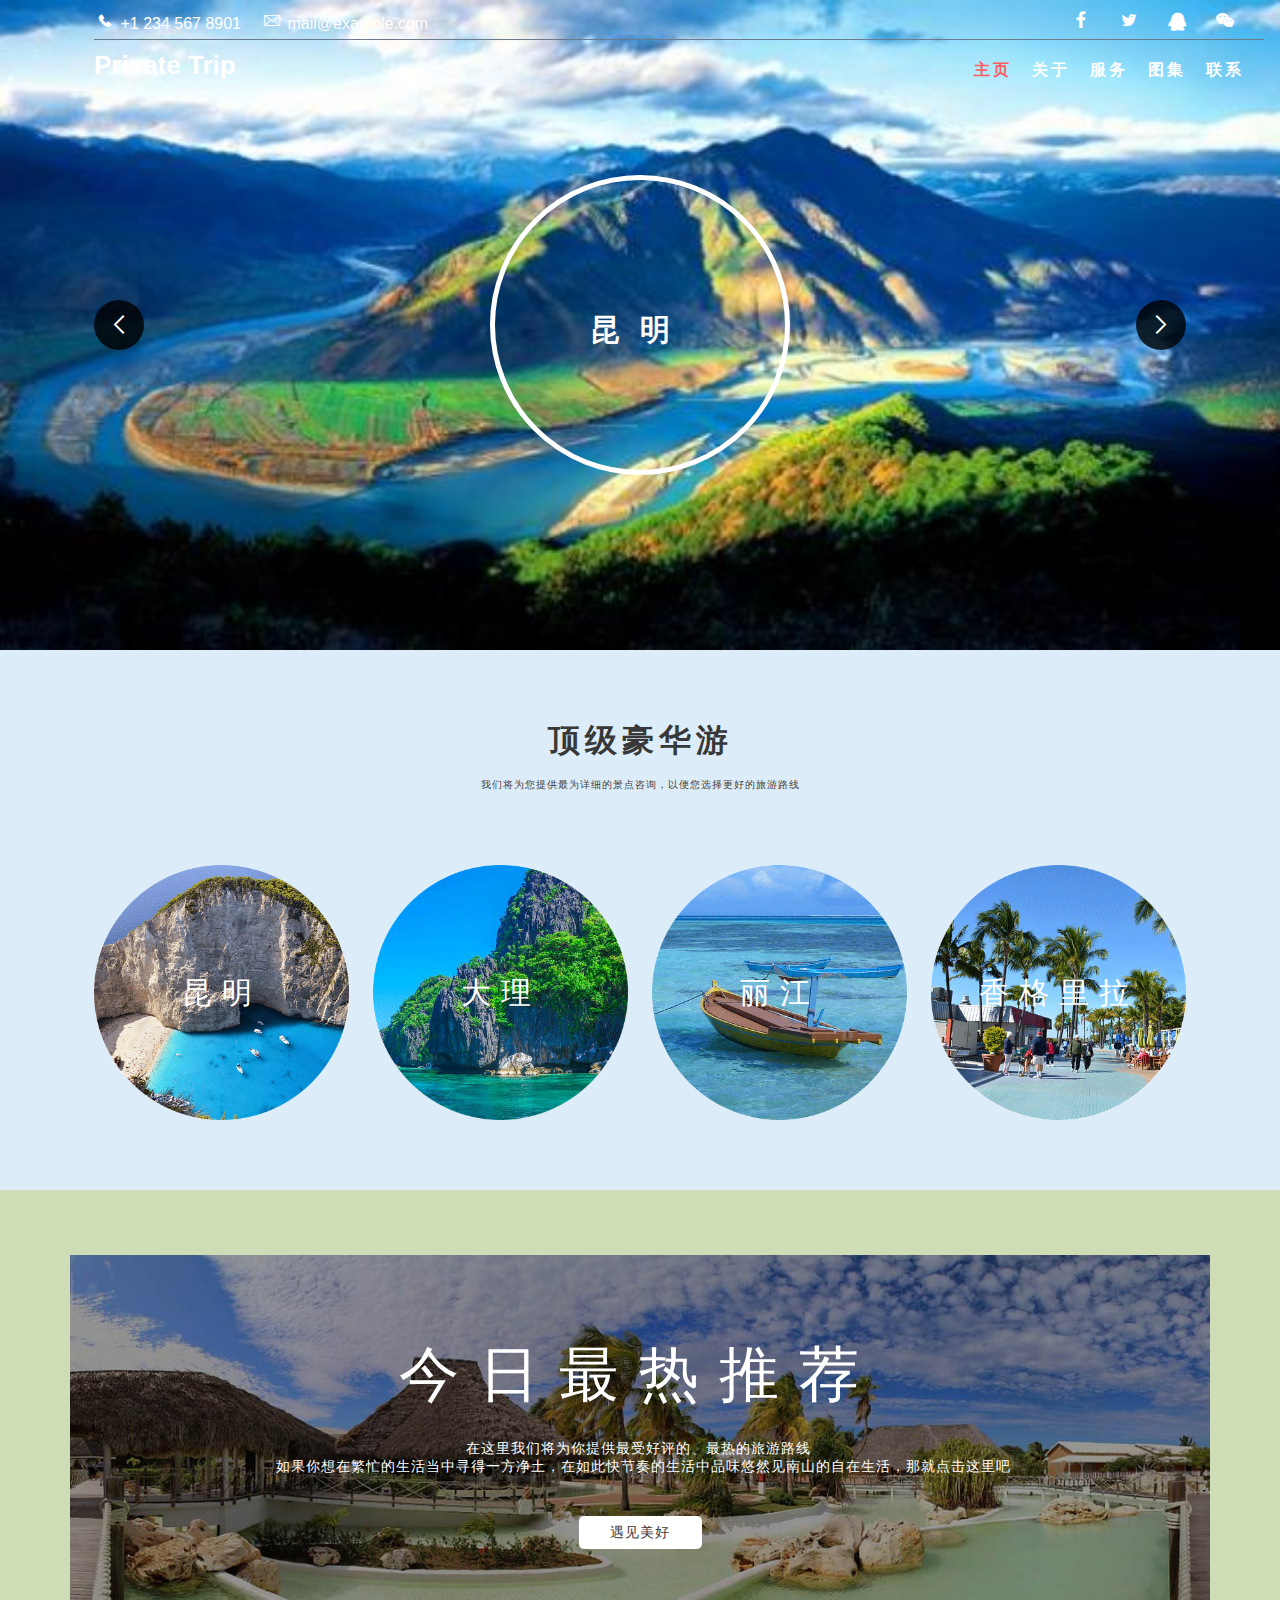
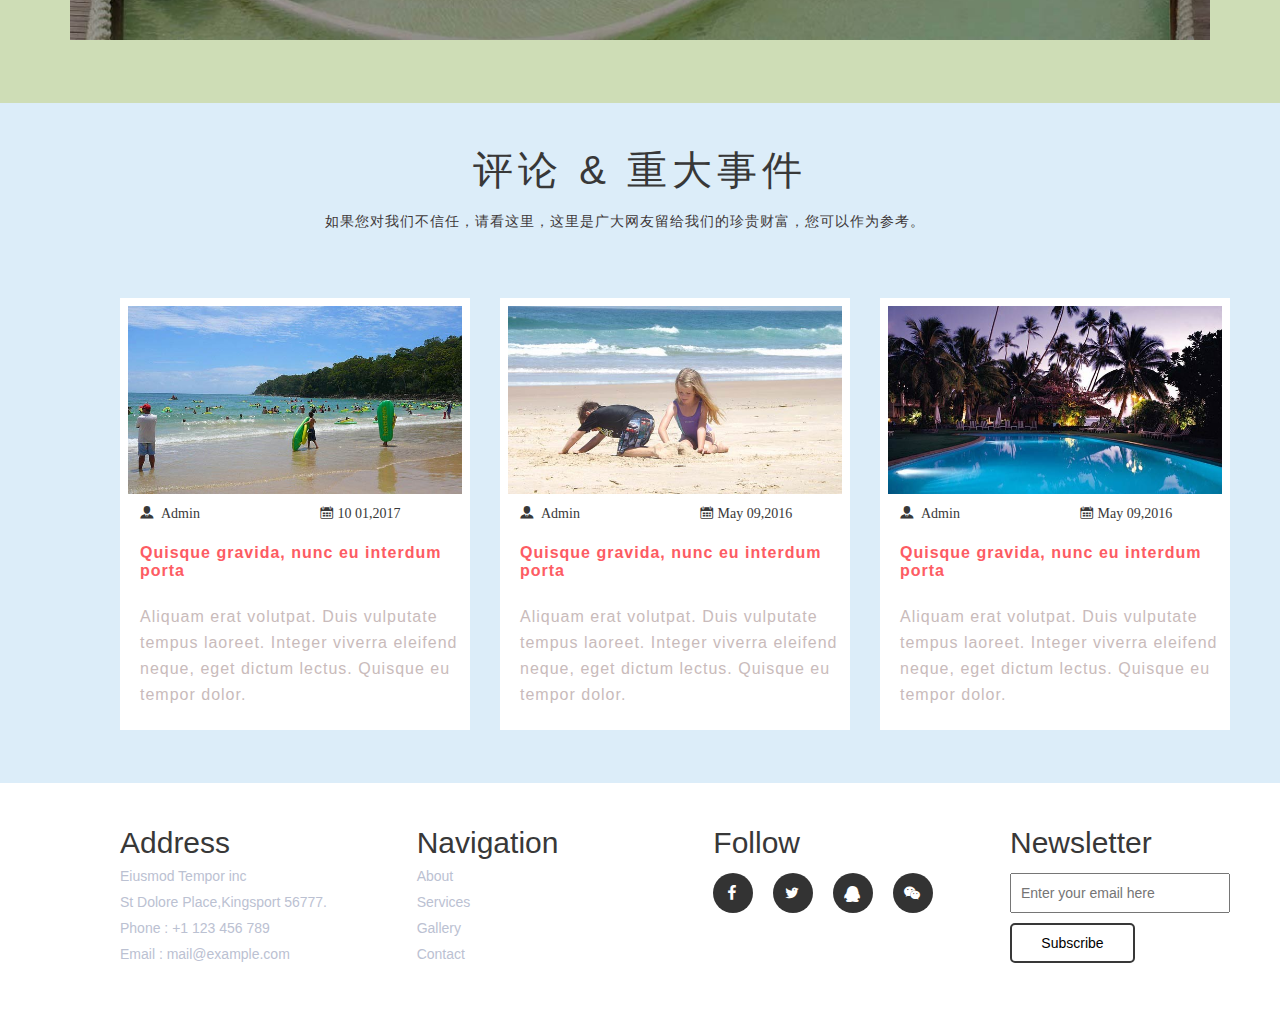
<file: 个人项目/index.html>
<!DOCTYPE html>
<html lang="en">
<head>
	<meta charset="UTF-8">
	<title>首页</title>
	<link rel="stylesheet" href="css/index.css">
	<!-- <link rel="stylesheet" href="css/response.css"> -->
	<link rel="stylesheet" href="css/iconfont/iconfont.css">
	<script src="js/jquery-3.2.1.js"></script>
	<!-- <script src="js/function.js"></script> -->
	<!-- <script src="js/animate.js"></script> -->
	<script src="js/index.js"></script>
</head>
<body>
	<!-- banner图开始 -->
	<section class="banner">
		<ul class="bannertu">
			<li>
				<a href="kunming.html"><img src="img/banner2.jpg" alt=""></a>
				<div class="siminfor">
					<h1><a href="kunming.html">昆明</a></h1>
				</div>
			</li>
			<li>
				<a href="dali.html"><img src="img/banner3.jpg" alt=""></a>
				<div class="siminfor">
					<h1><a href="dali.html">大理</a></h1>
				</div>
			</li>
			<li>
				<a href="lijiang.html"><img src="img/banner4.jpg" alt=""></a>
				<div class="siminfor">
					<h1><a href="lijiang.html">丽江</a></h1>
				</div>
			</li>
			<li>
				<a href="xianggelila.html"><img src="img/banner6.jpg" alt=""></a>
				<div class="siminfor">
					<h1><a href="xianggelila.html">香格里拉</a></h1>
				</div>
			</li>
		</ul>
		<div class="bl">
			<a href="javascript:(viod);"><i class="iconfont icon-mjiantou-copy"></i></a>
		</div>
		<div class="br">
			<a href="javascript:(viod);"><i class="iconfont icon-mjiantou-copy1"></i></a>
		</div>
	</section>
	<!-- banner图结束 -->
	<!-- banner图上的文字开始 -->
	<div class="top">
		<section class="banner-top">
			<div class="banner-left">				
				<li>
					<a href=""><i class="iconfont icon-iconorderdetailscellphone"></i> +1 234 567 8901</a>
				</li>
				<li>
					<a href=""><i class="iconfont icon-youjian"></i> mail@example.com</a>
				</li>				   
			</div>
			<div class="banner-right">
				<li>
				   <a href=""><i class="iconfont icon-facebookf"></i></a>
				</li>
				<li>
					<a href=""><i class="iconfont icon-xiaoniao"></i></a>
				</li>
				<li>
					<a href=""><i class="iconfont icon-qq"></i></a>
				</li>
				<li>
					<a href=""><i class="iconfont icon-weixin1"></i></a>
				</li>
			</div>
		</section>
		<section class="top2">
			<div class="top2-left">
				<a href=""><h2>Private Trip</h2></a>
			</div>
			<div class="top2-right">
				<li>
					<a href=""><h6 class="home">主页</h6></a>
				</li>
				<li>
					<a href="contact.html"><h6>关于</h6></a>
				</li>
				<li>
					<a href=""><h6>服务</h6></a>
				</li>
				<li>
					<a href="gallery.html"><h6>图集</h6></a>
				</li>
				<li>
					<a href="contact.html"><h6>联系</h6></a>
				</li>
			</div>
		</section>
	</div>
	<!-- banner图上的文字结束 -->
	<!-- 第二版开始 -->
	<div class="sec">
		<div class="sec1">
			<h3>顶级豪华游</h3>
		</div>
		<div class="sec2">
			<h6>我们将为您提供最为详细的景点咨询，以便您选择更好的旅游路线</h6>
		</div>
		<div class="sec3">
			<li>
			    <a href=""><img src="img/a.png" alt=""></a>
			    <div class="wenzi">
				<a href="kunming.html"><h6>昆明</h6></a></div>
				<a href=""><div class="yuanhuan"></div></a>		
			</li>			
			<li>
				<a href=""><img src="img/a1.png" alt=""></a>
				<div class="wenzi">
				<a href="dali.html"><h6>大理</h6></a></div>
				<a href=""><div class="yuanhuan"></div></a>
			</li>
			<li>
				<a href=""><img src="img/a2.png" alt=""></a>
				<div class="wenzi">
				<a href="lijiang.html"><h6>丽江</h6></a></div>
				<a href=""><div class="yuanhuan"></div></a>
			</li>
			<li>
				<a href=""><img src="img/a3.png" alt=""></a>
				 <div class="wenzi">
				<a href="xianggelila.html"><h6>香格里拉</h6></a></div>
				<a href=""><div class="yuanhuan"></div></a>
			</li>
		</div>
	</div>
	<!-- 第二版结束 -->
	<!-- 第三版开始 -->
	<div class="three">
		<div class="photo">
			<a href=""><img src="img/o1.jpg" alt=""></a>
			<div class="wenzibox">
				<h5>今日最热推荐</h5>
				<h6>在这里我们将为你提供最受好评的、最热的旅游路线</h6>
				<h6 class="h61">如果你想在繁忙的生活当中寻得一方净土，在如此快节奏的生活中品味悠然见南山的自在生活，那就点击这里吧</h6>
				<div class="btn">
					<a href=""><h6>遇见美好</h6></a>
				</div>
			</div>	    
		</div>
	</div>
	<!-- 第三版结束 -->
	<!-- 第四版开始 -->
	<div class="four">
		<h1>评论 & 重大事件</h1>
		<h6>如果您对我们不信任，请看这里，这里是广大网友留给我们的珍贵财富，您可以作为参考。</h6>
		<ul class="four1">
			<li>
			    <div class="litop">
			  	    <a href=""><img src="img/n1.jpg" alt=""></a>
			    </div>
			    <div class="limid">
			  	    <div class="midleft">
			  		    <a href=""><i class="iconfont icon-lianxiren-copy">&nbsp&nbspAdmin</i></a>
			  	    </div>
			  	    <div class="midright">
			  		    <a href=""><i class="iconfont icon-rili"> 10 01,2017</i></a>
			  	    </div>
			    </div>
			    <div class="libott">
			  	    <a href=""><h6>Quisque gravida, nunc eu interdum <br>porta</h6></a>
			    </div>
			    <div class="libott2">
			  	    <h6>Aliquam erat volutpat. Duis vulputate <br> tempus laoreet. Integer viverra eleifend <br>neque, eget dictum lectus. Quisque eu <br>tempor dolor.</h6>
			    </div>
			</li>
			<li>
				<div class="litop">
			  	    <a href=""><img src="img/n2.jpg" alt=""></a>
			    </div>
			    <div class="limid">
			  	    <div class="midleft">
			  		    <a href=""><i class="iconfont icon-lianxiren-copy">&nbsp&nbspAdmin</i></a>
			  	    </div>
			  	    <div class="midright">
			  		    <a href=""><i class="iconfont icon-rili"> May 09,2016</i></a>
			  	    </div>
			    </div>
			    <div class="libott">
			  	    <a href=""><h6>Quisque gravida, nunc eu interdum <br>porta</h6></a>
			    </div>
			    <div class="libott2">
			  	    <h6>Aliquam erat volutpat. Duis vulputate <br> tempus laoreet. Integer viverra eleifend <br>neque, eget dictum lectus. Quisque eu <br>tempor dolor.
			  	    </h6>
			    </div>
			</li>
			<li>
				<div class="litop">
			  	    <a href=""><img src="img/n3.jpg" alt=""></a>
			    </div>
			    <div class="limid">
			  	    <div class="midleft">
			  		    <a href=""><i class="iconfont icon-lianxiren-copy">&nbsp&nbspAdmin</i></a>
			  	    </div>
			  	    <div class="midright">
			  		    <a href=""><i class="iconfont icon-rili"> May 09,2016</i></a>
			  	    </div>
			    </div>
			    <div class="libott">
			  	    <a href=""><h6>Quisque gravida, nunc eu interdum <br>porta</h6></a>
			    </div>
			    <div class="libott2">
			  	    <h6>Aliquam erat volutpat. Duis vulputate <br> tempus laoreet. Integer viverra eleifend <br>neque, eget dictum lectus. Quisque eu <br>tempor dolor.</h6>
			    </div>
			</li>
		</ul>
	</div>
	<!-- 第四版结束 -->
	<!-- 底部开始 -->
	<div class="bottom">
		<ul>
			<li>
			    <h3>Address</h3>
			    <div class="rest">
			    	<h6>Eiusmod Tempor inc <br>
                        St Dolore Place,Kingsport 56777. <br>
                        Phone : +1 123 456 789 <br>
                        Email : mail@example.com
                    </h6>
			    </div>
			</li>
			<li>
				<h3>Navigation</h3>
				<div class="rest">
					<h6>
						<a href=""> About </a>  
					</h6>
					<h6>
						<a href="">Services</a>
					</h6>
					<h6>
						<a href="">Gallery </a>
					</h6>
					<h6>
						<a href="">Contact</a>
					</h6>					
				</div>
			</li>
			<li class="icon4">
				<h3>Follow</h3>
				<div class="rest2">
					<div class="yuan">
						<a href=""><i class="iconfont icon-facebookf"></i></a>
					</div>
					<div class="yuan">
						<a href=""><i class="iconfont icon-xiaoniao"></i></a>
					</div>
					<div class="yuan">
						<a href=""><i class="iconfont icon-qq"></i></a>
					</div>
					<div class="yuan">
						<a href=""><i class="iconfont icon-weixin1"></i></a>
					</div>
				</div>
			</li>
			<li class="enter2">
				<h3>Newsletter</h3>
				<div class="rest3">
					<textarea name="" id="" placeholder="Enter your email here"></textarea>
				</div>
				<div class="rest4">
					<button>Subscribe</button>
				</div>
			</li>
		</ul>
	</div>
	<!-- 底部结束 -->
</body>
</html>
</file>
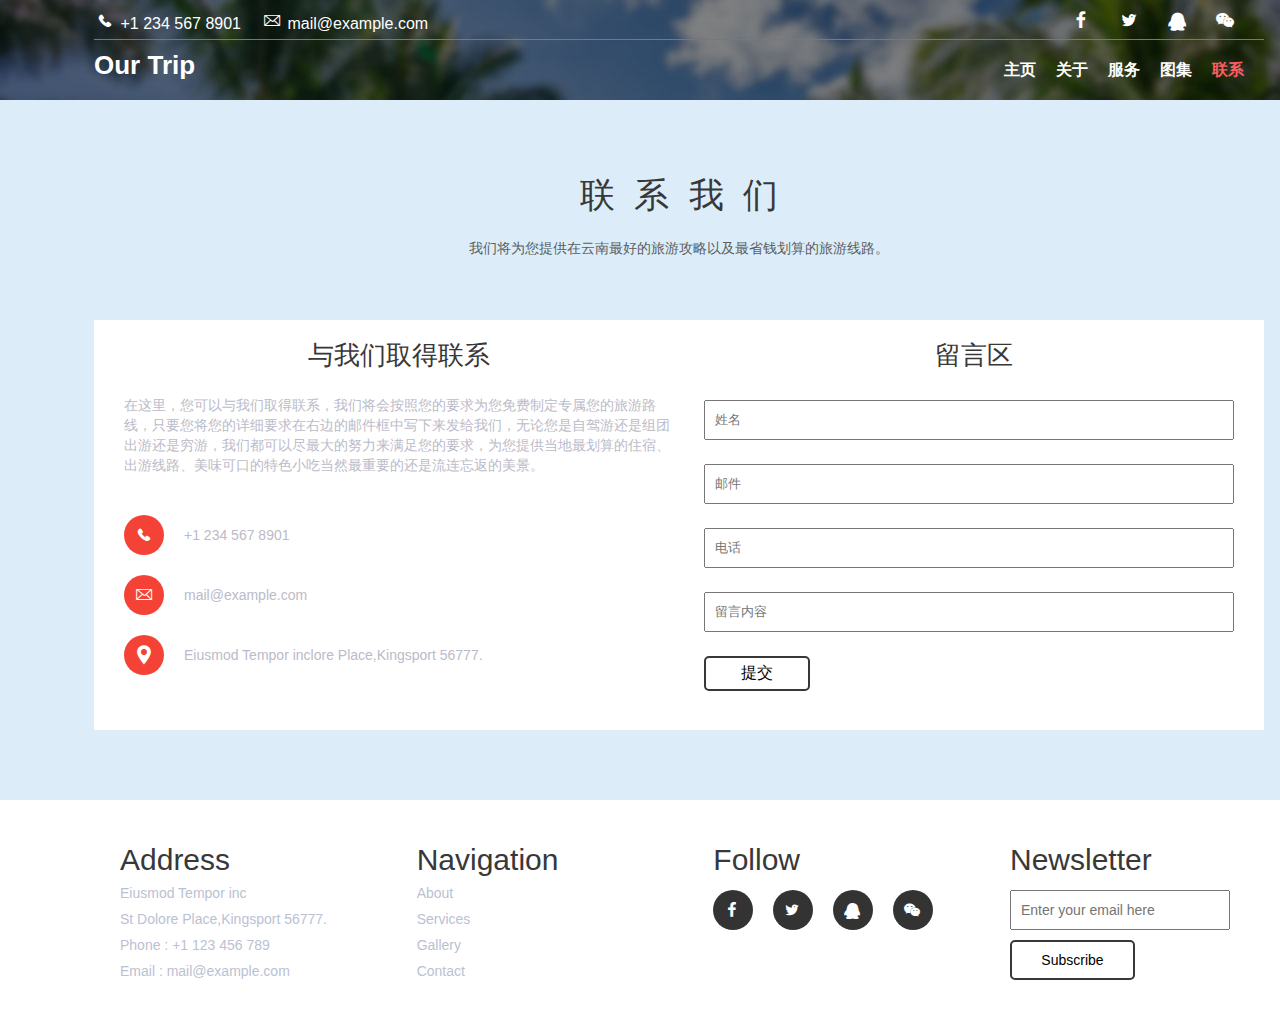
<file: 个人项目/contact.html>
<!DOCTYPE html>
<html lang="en">
<head>
	<meta charset="UTF-8">
	<title>contact</title>
	<link rel="stylesheet" href="css/contact.css">
	<link rel="stylesheet" href="css/iconfont/iconfont.css">
</head>
<body>
		<!-- banner图开始 -->
	<section class="banner">
		<ul class="bannertu">
			<li>
				<a href=""><img src="img/8.jpg" alt=""></a>
			</li>
		</ul>
	</section>
	<!-- banner图结束 -->
	<!-- banner图上的文字开始 -->
	<div class="top">
		<section class="banner-top">
			<div class="banner-left">				
				<li>
					<a href=""><i class="iconfont icon-iconorderdetailscellphone"></i> +1 234 567 8901</a>
				</li>
				<li>
					<a href=""><i class="iconfont icon-youjian"></i> mail@example.com</a>
				</li>				   
			</div>
			<div class="banner-right">
				<li>
				   <a href=""><i class="iconfont icon-facebookf"></i></a>
				</li>
				<li>
					<a href=""><i class="iconfont icon-xiaoniao"></i></a>
				</li>
				<li>
					<a href=""><i class="iconfont icon-qq"></i></a>
				</li>
				<li>
					<a href=""><i class="iconfont icon-weixin1"></i></a>
				</li>
			</div>
		</section>
		<section class="top2">
			<div class="top2-left">
				<a href=""><h2>Our Trip</h2></a>
			</div>
			<div class="top2-right">
				<li>
					<a href="index.html"><h6>主页</h6></a>
				</li>
				<li>
					<a href=""><h6>关于</h6></a>
				</li>
				<li>
					<a href=""><h6>服务</h6></a>
				</li>
				<li>
					<a href="gallery.html"><h6>图集</h6></a>
				</li>
				<li>
					<a href=""><h6 class="contact">联系</h6></a>
				</li>
			</div>
		</section>
	</div>
	<div class="lianxi">
		<h1>联&nbsp&nbsp系&nbsp&nbsp我&nbsp&nbsp们</h1>
		<h6>我们将为您提供在云南最好的旅游攻略以及最省钱划算的旅游线路。</h6>
		<div class="lxbox">
			<li class="getc">
				<h5>与我们取得联系</h5>
				<div class="lianxiwenzi">
					<span>在这里，您可以与我们取得联系，我们将会按照您的要求为您免费制定专属您的旅游路线，只要您将您的详细要求在右边的邮件框中写下来发给我们，无论您是自驾游还是组团出游还是穷游，我们都可以尽最大的努力来满足您的要求，为您提供当地最划算的住宿、出游线路、美味可口的特色小吃当然最重要的还是流连忘返的美景。
					</span>
				</div>
				<div class="lxstyle">
					<div class="fangshi">
						<div class="yuan1">
							<i class="iconfont icon-iconorderdetailscellphone"></i>
						</div>
						<div class="dianhua">
							<span>+1 234 567 8901</span>
						</div>
					</div>
					<div class="fangshi">
						<div class="yuan1">
							<i class="iconfont icon-youjian"></i>
						</div>
						<div class="dianhua">
							<span>mail@example.com</span>
						</div>
					</div>
					<div class="fangshi">
						<div class="yuan1">
							<i class="iconfont icon-dingwei"></i>
						</div>
						<div class="dianhua">
							<span>Eiusmod Tempor inclore Place,Kingsport 56777.</span>
						</div>
					</div>
				</div>
			</li>
			<li class="leavec">
				<h5>留言区</h5>
				<textarea name="" placeholder="姓名"></textarea>
				<textarea name="" placeholder="邮件"></textarea>
				<textarea name="" placeholder="电话"></textarea>
				<textarea name="" placeholder="留言内容"></textarea>
				<button>提交</button>
			</li>
		</div>
	</div>
	<!-- 底部开始 -->
	<div class="bottom">
		<ul>
			<li>
			    <h3>Address</h3>
			    <div class="rest">
			    	<h6>Eiusmod Tempor inc <br>
                        St Dolore Place,Kingsport 56777. <br>
                        Phone : +1 123 456 789 <br>
                        Email : mail@example.com
                    </h6>
			    </div>
			</li>
			<li>
				<h3>Navigation</h3>
				<div class="rest">
					<h6>
						<a href=""> About </a>  
					</h6>
					<h6>
						<a href="">Services</a>
					</h6>
					<h6>
						<a href="">Gallery </a>
					</h6>
					<h6>
						<a href="">Contact</a>
					</h6>					
				</div>
			</li>
			<li class="icon4">
				<h3>Follow</h3>
				<div class="rest2">
					<div class="yuan">
						<a href=""><i class="iconfont icon-facebookf"></i></a>
					</div>
					<div class="yuan">
						<a href=""><i class="iconfont icon-xiaoniao"></i></a>
					</div>
					<div class="yuan">
						<a href=""><i class="iconfont icon-qq"></i></a>
					</div>
					<div class="yuan">
						<a href=""><i class="iconfont icon-weixin1"></i></a>
					</div>
				</div>
			</li>
			<li class="enter2">
				<h3>Newsletter</h3>
				<div class="rest3">
					<textarea name="" id="" placeholder="Enter your email here"></textarea>
				</div>
				<div class="rest4">
					<button>Subscribe</button>
				</div>
			</li>
		</ul>
	</div>
	<!-- 底部结束 -->
</body>
</html>
</file>
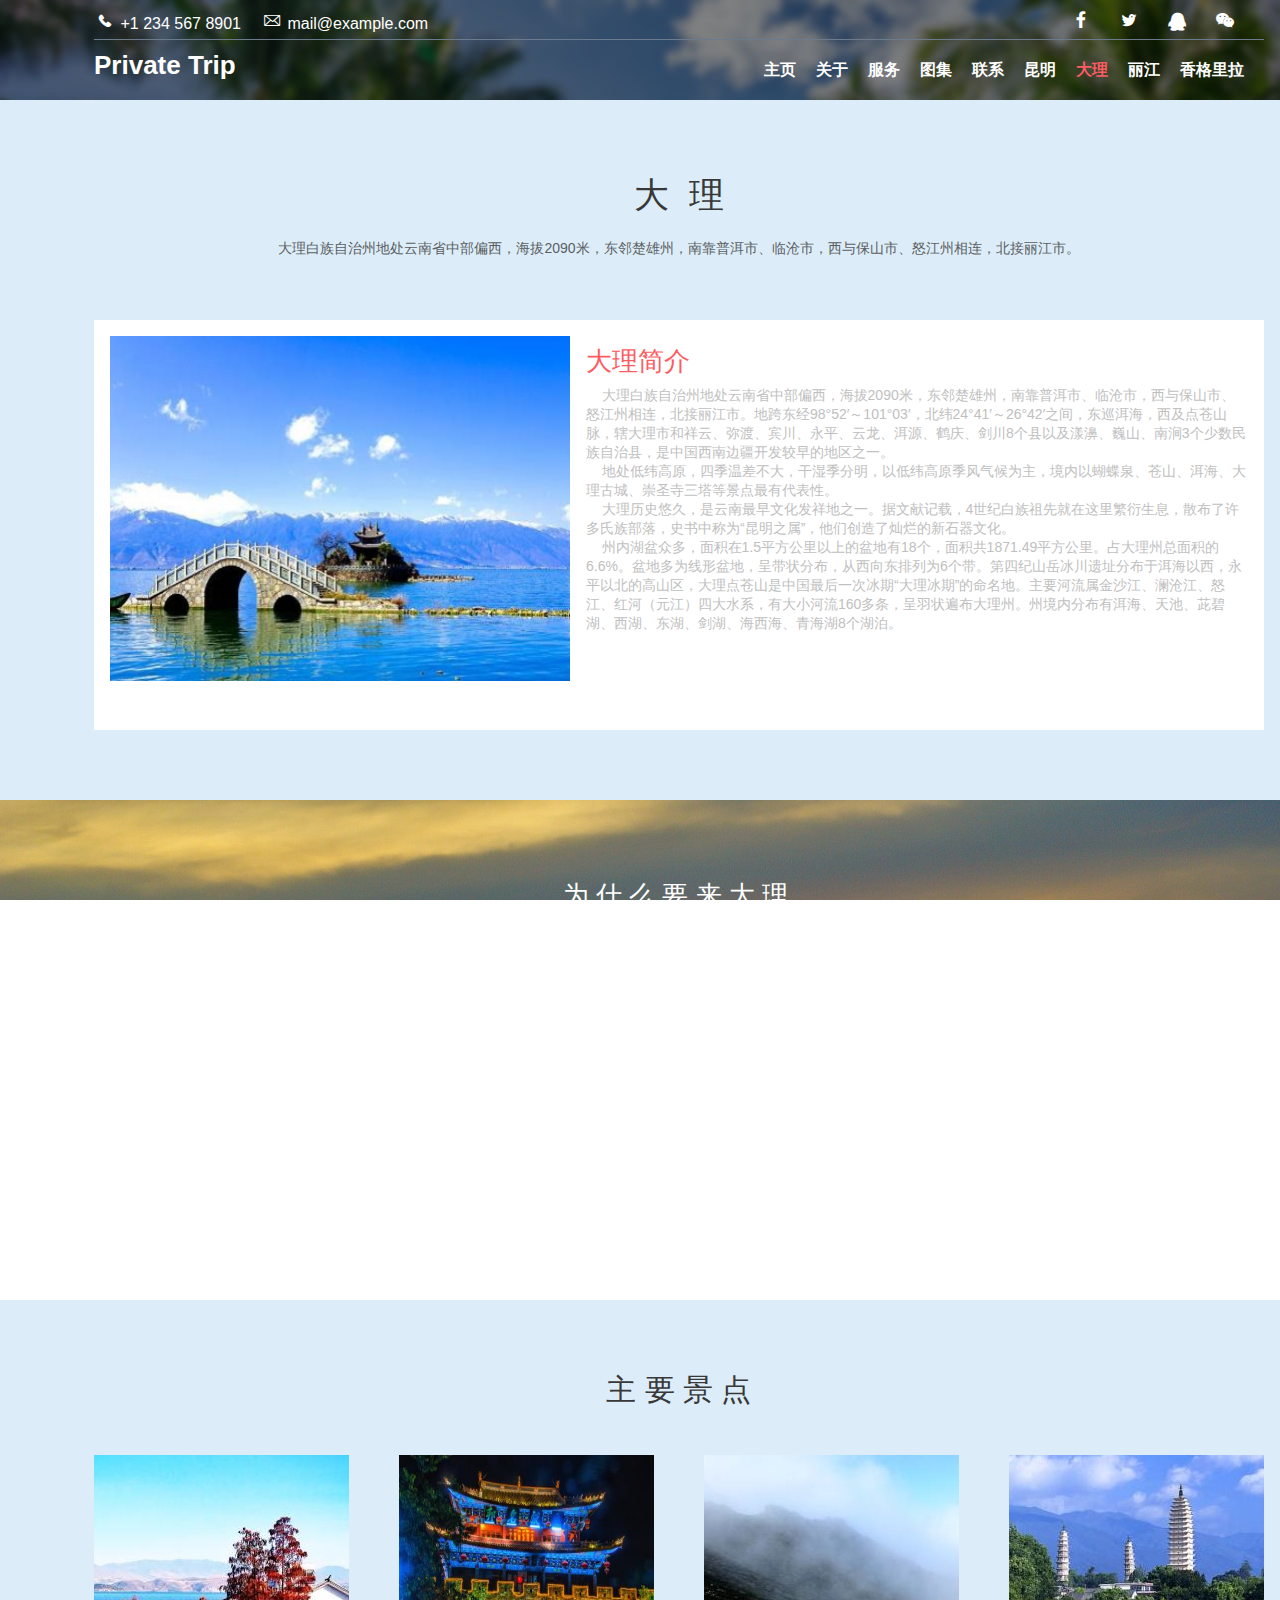
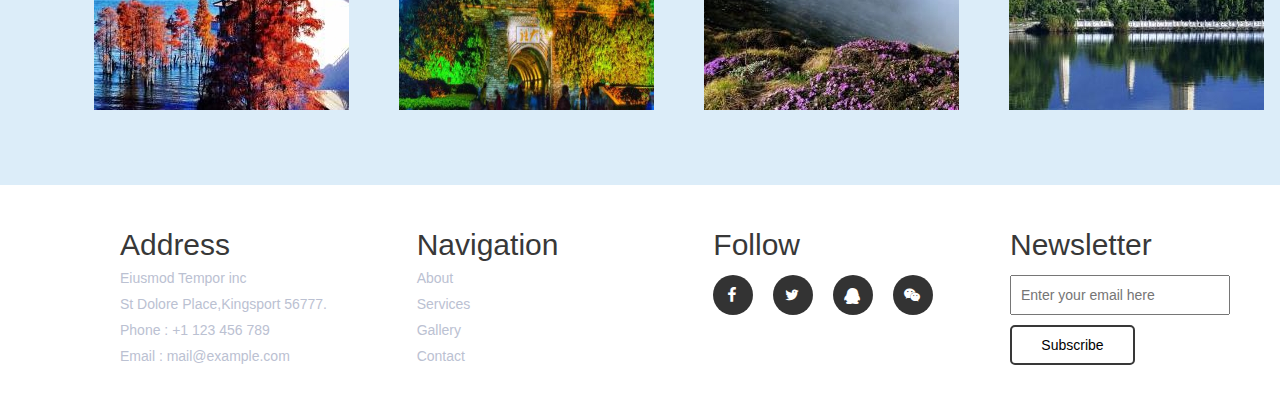
<file: 个人项目/dali.html>
<!DOCTYPE html>
<html lang="en">
<head>
	<meta charset="UTF-8">
	<title>大理</title>
	<link rel="stylesheet" href="css/dali.css">
	<link rel="stylesheet" href="css/iconfont/iconfont.css">
	<script src="js/dali.js"></script>
</head>
<body>
		<!-- banner图开始 -->
	<section class="banner">
		<ul class="bannertu">
			<li>
				<a href=""><img src="img/8.jpg" alt=""></a>
			</li>
		</ul>
	</section>
	<!-- banner图结束 -->
	<!-- banner图上的文字开始 -->
	<div class="top">
		<section class="banner-top">
			<div class="banner-left">				
				<li>
					<a href=""><i class="iconfont icon-iconorderdetailscellphone"></i> +1 234 567 8901</a>
				</li>
				<li>
					<a href=""><i class="iconfont icon-youjian"></i> mail@example.com</a>
				</li>				   
			</div>
			<div class="banner-right">
				<li>
				   <a href=""><i class="iconfont icon-facebookf"></i></a>
				</li>
				<li>
					<a href=""><i class="iconfont icon-xiaoniao"></i></a>
				</li>
				<li>
					<a href=""><i class="iconfont icon-qq"></i></a>
				</li>
				<li>
					<a href=""><i class="iconfont icon-weixin1"></i></a>
				</li>
			</div>
		</section>
		<section class="top2">
			<div class="top2-left">
				<a href=""><h2>Private Trip</h2></a>
			</div>
			<div class="top2-right">
				<li>
					<a href="index.html"><h6>主页</h6></a>
				</li>
				<li>
					<a href=""><h6>关于</h6></a>
				</li>
				<li>
					<a href=""><h6>服务</h6></a>
				</li>
				<li>
					<a href="gallery.html"><h6>图集</h6></a>
				</li>
				<li>
					<a href="contact.html"><h6>联系</h6></a>
				</li>
				<li>
					<a href="kunming.html"><h6>昆明</h6></a>
				</li>
				<li>
					<a href="dali.html"><h6 class="dali">大理</h6></a>
				</li>
				<li>
					<a href="lijiang.html"><h6>丽江</h6></a>
				</li>
				<li>
					<a href="xianggelila.html"><h6>香格里拉</h6></a>
				</li>
			</div>
		</section>
	</div>
	<div class="kunming">
		<h1>大&nbsp&nbsp理</h1>
		<h6>大理白族自治州地处云南省中部偏西，海拔2090米，东邻楚雄州，南靠普洱市、临沧市，西与保山市、怒江州相连，北接丽江市。</h6>
		<div class="infor">
			<div class="imgleft">
				<a href=""><img src="img/dali1.jpg" alt="" class="img1"></a>
			</div>
			<div class="wenziright">
				<h5>大理简介</h5>
				<div class="jianjie">
					<span>&nbsp&nbsp&nbsp&nbsp大理白族自治州地处云南省中部偏西，海拔2090米，东邻楚雄州，南靠普洱市、临沧市，西与保山市、怒江州相连，北接丽江市。地跨东经98°52′～101°03′，北纬24°41′～26°42′之间，东巡洱海，西及点苍山脉，辖大理市和祥云、弥渡、宾川、永平、云龙、洱源、鹤庆、剑川8个县以及漾濞、巍山、南涧3个少数民族自治县，是中国西南边疆开发较早的地区之一。<br>
					&nbsp&nbsp&nbsp&nbsp地处低纬高原，四季温差不大，干湿季分明，以低纬高原季风气候为主，境内以蝴蝶泉、苍山、洱海、大理古城、崇圣寺三塔等景点最有代表性。<br>
					&nbsp&nbsp&nbsp&nbsp大理历史悠久，是云南最早文化发祥地之一。据文献记载，4世纪白族祖先就在这里繁衍生息，散布了许多氏族部落，史书中称为“昆明之属”，他们创造了灿烂的新石器文化。<br>
					&nbsp&nbsp&nbsp&nbsp州内湖盆众多，面积在1.5平方公里以上的盆地有18个，面积共1871.49平方公里。占大理州总面积的6.6%。盆地多为线形盆地，呈带状分布，从西向东排列为6个带。第四纪山岳冰川遗址分布于洱海以西，永平以北的高山区，大理点苍山是中国最后一次冰期“大理冰期”的命名地。主要河流属金沙江、澜沧江、怒江、红河（元江）四大水系，有大小河流160多条，呈羽状遍布大理州。州境内分布有洱海、天池、茈碧湖、西湖、东湖、剑湖、海西海、青海湖8个湖泊。
					</span>
				</div>
			</div>
		</div>
	</div>
	<!-- banner图上的文字结束 -->
	<section class="banner1">
		<ul class="bannertu1">
			<li>
				<a href=""><!--<img src="img/3.jpg" alt="">--></a>
				<div class="wenzi2">
					<h4>为&nbsp什&nbsp么&nbsp要&nbsp来&nbsp大&nbsp理&nbsp</h4>
					<div class="wenzi3">
						<h6>&nbsp&nbsp大理白族自治州地处云南省中部偏西，海拔2090米，东邻楚雄州，南靠普洱市、临沧市，西与保山市、怒江州相连，北接丽江市。地跨东经98°52′～101°03′，北纬24°41′～26°42′之间，东巡洱海，西及点苍山脉，辖大理市和祥云、弥渡、宾川、永平、云龙、洱源、鹤庆、剑川8个县以及漾濞、巍山、南涧3个少数民族自治县，是中国西南边疆开发较早的地区之一。</h6>
						<h6>&nbsp&nbsp&nbsp大理地处低纬高原，四季温差不大，干湿季分明，以低纬高原季风气候为主，境内以蝴蝶泉、苍山、洱海、大理古城、崇圣寺三塔等景点最有代表性。</h6>
						<h6>&nbsp&nbsp大理历史悠久，是云南最早文化发祥地之一。据文献记载，4世纪白族祖先就在这里繁衍生息，散布了许多氏族部落，史书中称为“昆明之属”，他们创造了灿烂的新石器文化。。</h6>
						<h6>&nbsp大理州地处云贵高原与横断山脉结合部位，地势西北高，东南低。地貌复杂多样，点苍山以西为高山峡谷区。点苍山以东、祥云以西为中山陡坡地形。境内的山脉主要属云岭山脉及怒山山脉，点苍山位于州境中部，如拱似屏，巍峨挺拔。</h6>
					</div>
					<div class="btn2">
						<a href="">
						<button>更&nbsp&nbsp多</button>
                        </a>
					</div>
				</div>
			</li>

		</ul>
	</section>
	<section class="mainp">
		<h2>主&nbsp要&nbsp景&nbsp点</h2>
		<ul class="jingdian">
			<li class="li1">
			    <img src="img/tujierhai.jpg" alt="">
			    <div class="zhezhao1">
			    	<a href="" class="diming">
			    		<h6>洱&nbsp海</h6>
			    	</a>
			    	<h5>云南省大理州大理市</h5>
			    </div>
			</li>
			<li class="li2">
				<img src="img/tujidaligucheng.jpg" alt="">
				<div class="zhezhao2">
			    	<a href="" class="diming">
			    		<h6>大理古城</h6>
			    	</a>
			    	<h5>云南省大理白族自治州大理市</h5>
			    </div>
			</li>
			<li class="li3">
				<img src="img/tujicangshan.jpg" alt="">
				<div class="zhezhao3">
			    	<a href="" class="diming">
			    		<h6>苍&nbsp山</h6>
			    	</a>
			    	<h5>云南省大理白族自治州大理市</h5>
			    </div>
			</li>
			<li class="li4">
				<img src="img/tujisanta1.jpg" alt="">
				<div class="zhezhao4">
			    	<a href="" class="diming">
			    		<h6>崇圣寺三塔</h6>
			    	</a>
			    	<h5>位于大理古城西北部1.5公里处，西对苍山应乐峰，东对洱海</h5>
			    </div>
			</li>
		</ul>
	</section>
	<!-- 底部开始 -->
	<div class="bottom">
		<ul>
			<li>
			    <h3>Address</h3>
			    <div class="rest">
			    	<h6>Eiusmod Tempor inc <br>
                        St Dolore Place,Kingsport 56777. <br>
                        Phone : +1 123 456 789 <br>
                        Email : mail@example.com
                    </h6>
			    </div>
			</li>
			<li>
				<h3>Navigation</h3>
				<div class="rest">
					<h6>
						<a href=""> About </a>  
					</h6>
					<h6>
						<a href="">Services</a>
					</h6>
					<h6>
						<a href="">Gallery </a>
					</h6>
					<h6>
						<a href="">Contact</a>
					</h6>					
				</div>
			</li>
			<li class="icon4">
				<h3>Follow</h3>
				<div class="rest2">
					<div class="yuan">
						<a href=""><i class="iconfont icon-facebookf"></i></a>
					</div>
					<div class="yuan">
						<a href=""><i class="iconfont icon-xiaoniao"></i></a>
					</div>
					<div class="yuan">
						<a href=""><i class="iconfont icon-qq"></i></a>
					</div>
					<div class="yuan">
						<a href=""><i class="iconfont icon-weixin1"></i></a>
					</div>
				</div>
			</li>
			<li class="enter2">
				<h3>Newsletter</h3>
				<div class="rest3">
					<textarea name="" id="" placeholder="Enter your email here"></textarea>
				</div>
				<div class="rest4">
					<button>Subscribe</button>
				</div>
			</li>
		</ul>
	</div>
	<!-- 底部结束 -->
	
</body>
</html>
</file>
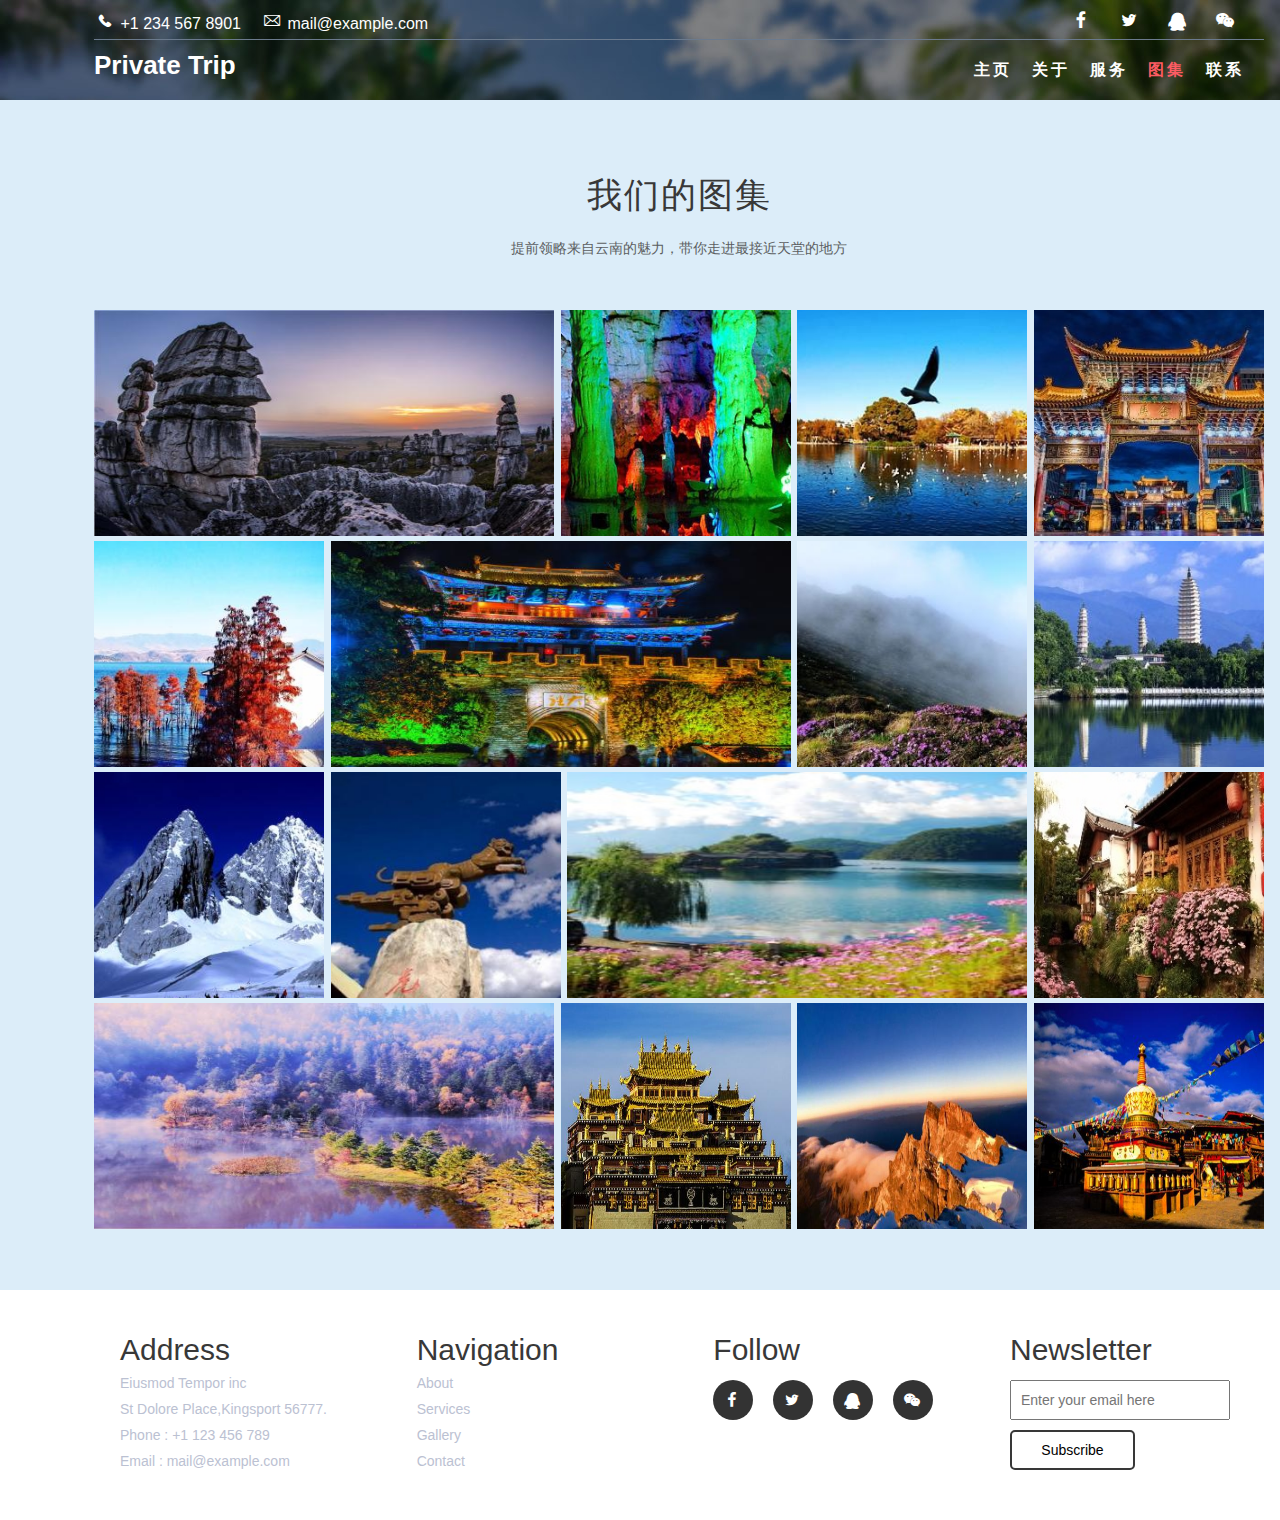
<file: 个人项目/gallery.html>
<!DOCTYPE html>
<html lang="en">
<head>
    <meta charset="UTF-8">
    <title>图集</title>
    <link rel="stylesheet" href="css/gallery.css">
    <link rel="stylesheet" href="css/iconfont/iconfont.css">
</head>
<body>
<!-- banner图开始 -->
<section class="banner">
    <ul class="bannertu">
        <li>
            <a href=""><img src="img/8.jpg" alt=""></a>
        </li>
    </ul>
</section>
<!-- banner图结束 -->
<!-- banner图上的文字开始 -->
<div class="top">
    <section class="banner-top">
        <div class="banner-left">
            <li>
                <a href=""><i class="iconfont icon-iconorderdetailscellphone"></i> +1 234 567 8901</a>
            </li>
            <li>
                <a href=""><i class="iconfont icon-youjian"></i> mail@example.com</a>
            </li>
        </div>
        <div class="banner-right">
            <li>
                <a href=""><i class="iconfont icon-facebookf"></i></a>
            </li>
            <li>
                <a href=""><i class="iconfont icon-xiaoniao"></i></a>
            </li>
            <li>
                <a href=""><i class="iconfont icon-qq"></i></a>
            </li>
            <li>
                <a href=""><i class="iconfont icon-weixin1"></i></a>
            </li>
        </div>
    </section>
    <section class="top2">
        <div class="top2-left">
            <a href=""><h2>Private Trip</h2></a>
        </div>
        <div class="top2-right">
            <li>
                <a href="index.html"><h6>主页</h6></a>
            </li>
            <li>
                <a href=""><h6>关于</h6></a>
            </li>
            <li>
                <a href=""><h6>服务</h6></a>
            </li>
            <li>
                <a href=""><h6 class="gallery">图集</h6></a>
            </li>
            <li>
                <a href="contact.html"><h6>联系</h6></a>
            </li>
        </div>
    </section>
</div>
<div class="kunming">
    <h1>我们的图集</h1>
    <h6>提前领略来自云南的魅力，带你走进最接近天堂的地方</h6>
    <div class="infor">
        <div class="infor1">
            <li class="big">
                <a href="jiuxiangtuji.html"><img src="img/shiling.jpg" alt=""></a>
                <div class="zhezhao">
                    <a href="jiuxiangtuji.html">昆明石林</a>
                </div>
            </li>
            <li class="small">
                <a href="jiuxiangtuji.html"><img src="img/rongdong.jpg" alt=""></a>
                <div class="zhezhao2">
                    <a href="jiuxiangtuji.html">良宜九乡</a>
                </div>
            </li>
            <li class="small">
                <a href="jiuxiangtuji.html"><img src="img/cuihu.jpg" alt=""></a>
                <div class="zhezhao2">
                    <a href="jiuxiangtuji.html">昆明翠湖</a>
                </div>
            </li>
            <li class="small">
                <a href="jiuxiangtuji.html"><img src="img/jinma.jpg" alt=""></a>
                <div class="zhezhao2">
                    <a href="jiuxiangtuji.html">金马碧鸡坊</a>
                </div>
            </li>
        </div>

        <div class="infor1">
            <li class="small">
                <a href="jiuxiangtuji.html"><img src="img/tujierhai.jpg" alt=""></a>
                <div class="zhezhao2">
                    <a href="jiuxiangtuji.html">大理洱海</a>
                </div>
            </li>
            <li class="big">
                <a href="jiuxiangtuji.html"><img src="img/tujidaligucheng.jpg" alt=""></a>
                <div class="zhezhao">
                    <a href="jiuxiangtuji.html">大理古城</a>
                </div>
            </li>
            <li class="small">
                <a href="jiuxiangtuji.html"><img src="img/tujicangshan.jpg" alt=""></a>
                <div class="zhezhao2">
                    <a href="jiuxiangtuji.html">大理苍山</a>
                </div>
            </li>
            <li class="small">
                <a href="jiuxiangtuji.html"><img src="img/tujisanta1.jpg" alt=""></a>
                <div class="zhezhao2">
                    <a href="jiuxiangtuji.html">崇圣寺三塔</a>
                </div>
            </li>
        </div>
        
        <div class="infor1">
            <li class="small">
                <a href="jiuxiangtuji.html"><img src="img/yulongxueshan.jpg" alt=""></a>
                <div class="zhezhao2">
                    <a href="jiuxiangtuji.html">玉龙雪山</a>
                </div>
            </li>
            <li class="small">
                <a href="jiuxiangtuji.html"><img src="img/lijianghutiaoxia.jpg" alt=""></a>
                <div class="zhezhao2">
                    <a href="jiuxiangtuji.html">虎跳峡</a>
                </div>
            </li>
            <li class="big">
                <a href="jiuxiangtuji.html"><img src="img/lijiangluguh.jpg" alt=""></a>
                <div class="zhezhao">
                    <a href="jiuxiangtuji.html">丽江泸沽湖</a>
                </div>
            </li>
            <li class="small">
                <a href="jiuxiangtuji.html"><img src="img/lijianggucheng.jpg" alt=""></a>
                <div class="zhezhao2">
                    <a href="jiuxiangtuji.html">丽江古城</a>
                </div>
            </li>
        </div>
        <div class="infor1">
            <li class="big">
                <a href="jiuxiangtuji.html"><img src="img/pudacuo2.jpg" alt=""></a>
                <div class="zhezhao">
                    <a href="jiuxiangtuji.html">普达措国家森林公园</a>
                </div>
            </li>
            <li class="small">
                <a href="jiuxiangtuji.html"><img src="img/songzanlin.jpg" alt=""></a>
                <div class="zhezhao2">
                    <a href="jiuxiangtuji.html">松赞林寺</a>
                </div>
            </li>
            <li class="small">
                <a href="jiuxiangtuji.html"><img src="img/habaxueshan.jpg" alt=""></a>
                <div class="zhezhao2">
                    <a href="jiuxiangtuji.html">哈巴雪山</a>
                </div>
            </li>
            <li class="small">
                <a href="jiuxiangtuji.html"><img src="img/tujidukezong.jpg" alt=""></a>
                <div class="zhezhao2">
                    <a href="jiuxiangtuji.html">独克宗古城</a>
                </div>
            </li>
        </div>

    </div>
</div>
<!-- 底部开始 -->
<div class="bottom">
    <ul>
        <li>
            <h3>Address</h3>
            <div class="rest">
                <h6>Eiusmod Tempor inc <br>
                    St Dolore Place,Kingsport 56777. <br>
                    Phone : +1 123 456 789 <br>
                    Email : mail@example.com
                </h6>
            </div>
        </li>
        <li>
            <h3>Navigation</h3>
            <div class="rest">
                <h6>
                    <a href=""> About </a>
                </h6>
                <h6>
                    <a href="">Services</a>
                </h6>
                <h6>
                    <a href="">Gallery </a>
                </h6>
                <h6>
                    <a href="">Contact</a>
                </h6>
            </div>
        </li>
        <li class="icon4">
            <h3>Follow</h3>
            <div class="rest2">
                <div class="yuan">
                    <a href=""><i class="iconfont icon-facebookf"></i></a>
                </div>
                <div class="yuan">
                    <a href=""><i class="iconfont icon-xiaoniao"></i></a>
                </div>
                <div class="yuan">
                    <a href=""><i class="iconfont icon-qq"></i></a>
                </div>
                <div class="yuan">
                    <a href=""><i class="iconfont icon-weixin1"></i></a>
                </div>
            </div>
        </li>
        <li class="enter2">
            <h3>Newsletter</h3>
            <div class="rest3">
                <textarea name="" id="" placeholder="Enter your email here"></textarea>
            </div>
            <div class="rest4">
                <button>Subscribe</button>
            </div>
        </li>
    </ul>
</div>
<!-- 底部结束 -->
</body>
</html>
</file>
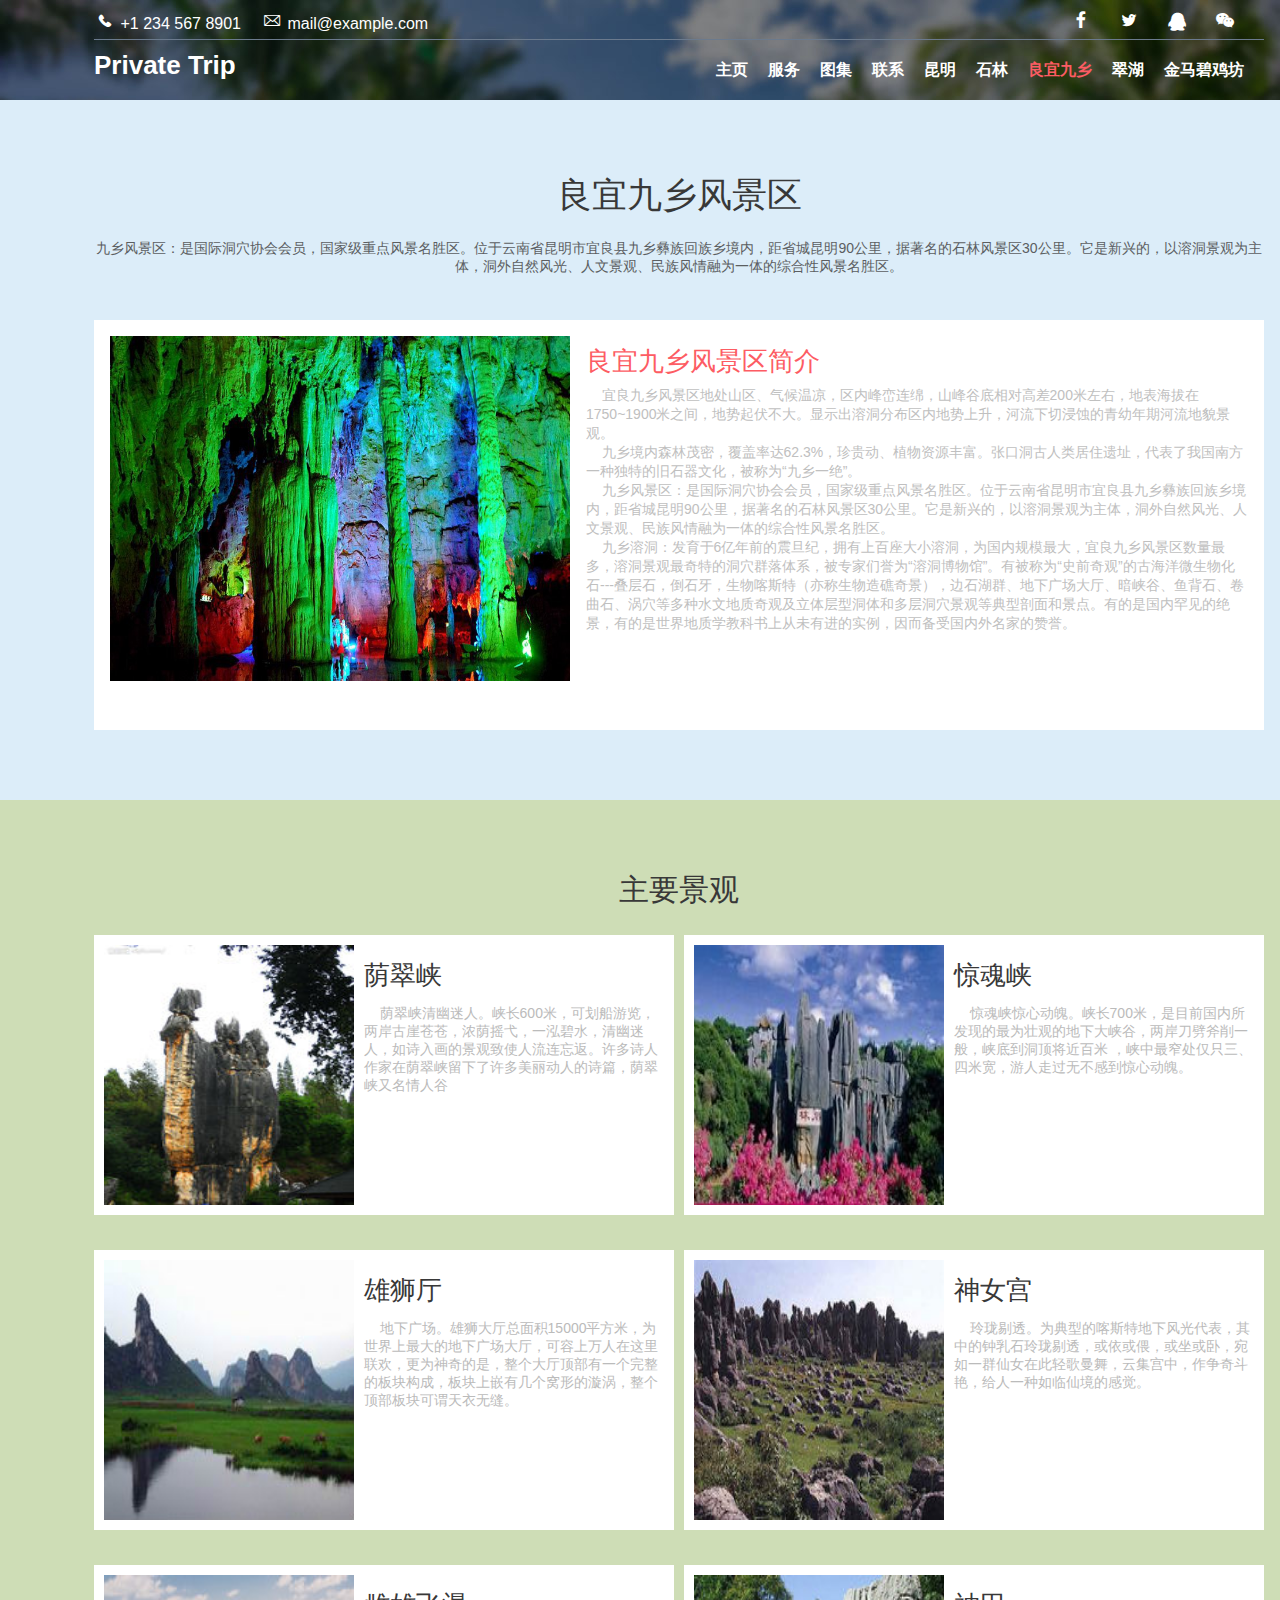
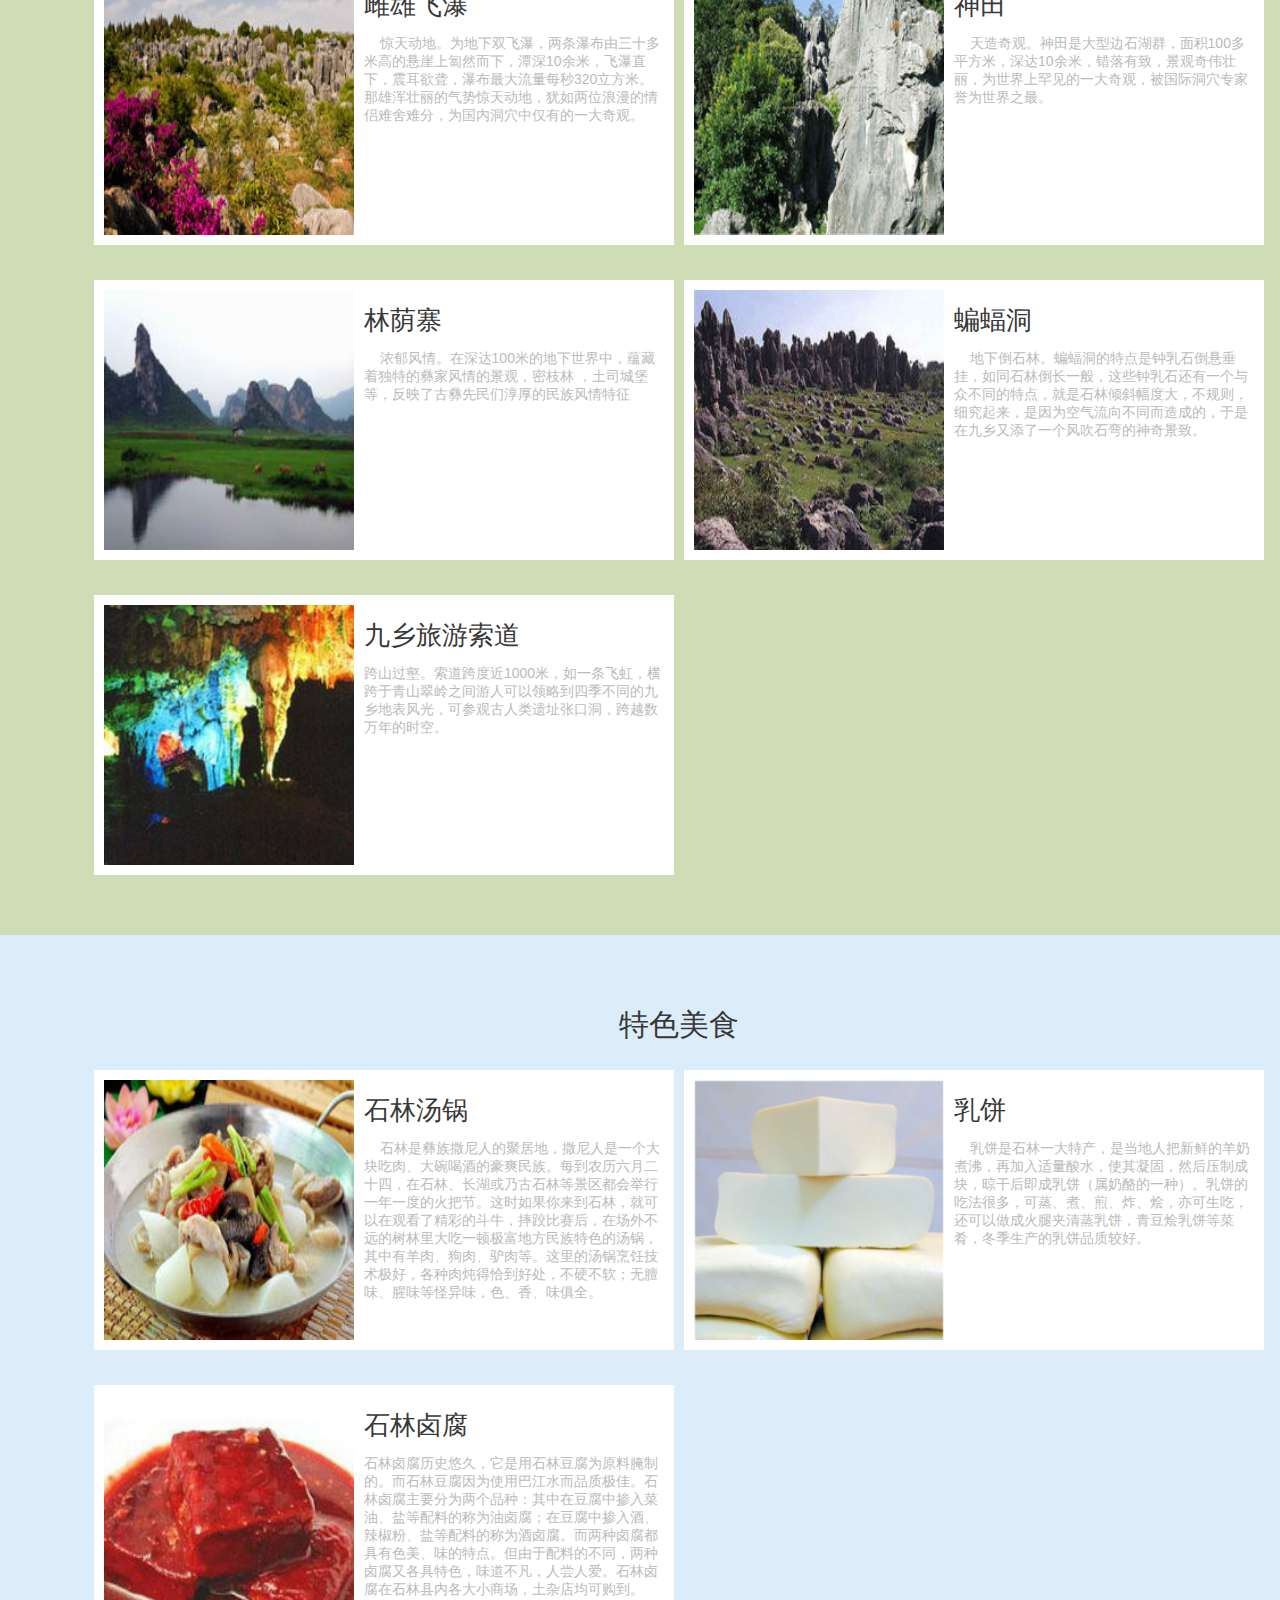
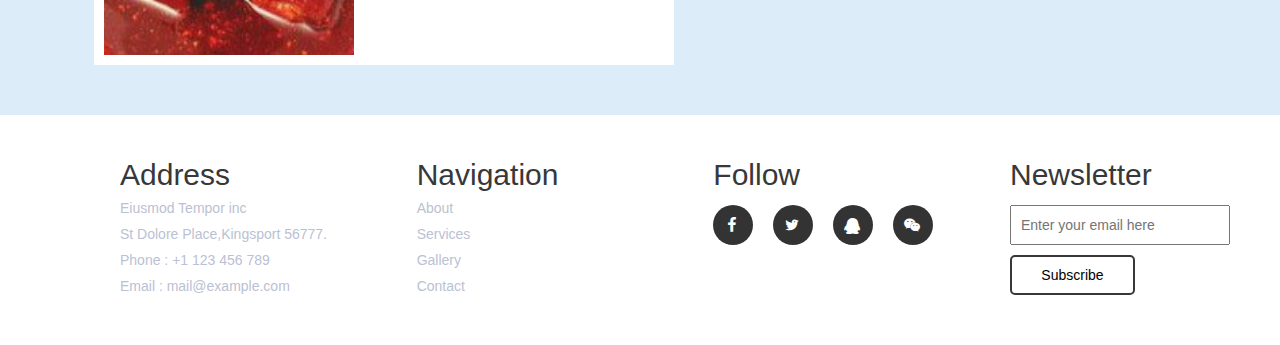
<file: 个人项目/jiuxiangrongdong.html>
<!DOCTYPE html>
<html lang="en">
<head>
	<meta charset="UTF-8">
	<title>良宜九乡</title>
	<link rel="stylesheet" href="css/jiuxiangrongdong.css">
	<link rel="stylesheet" href="css/iconfont/iconfont.css">
</head>
<body>
		<!-- banner图开始 -->
	<section class="banner">
		<ul class="bannertu">
			<li>
				<a href=""><img src="img/8.jpg" alt=""></a>
			</li>
		</ul>
	</section>
	<!-- banner图结束 -->
	<!-- banner图上的文字开始 -->
	<div class="top">
		<section class="banner-top">
			<div class="banner-left">				
				<li>
					<a href=""><i class="iconfont icon-iconorderdetailscellphone"></i> +1 234 567 8901</a>
				</li>
				<li>
					<a href=""><i class="iconfont icon-youjian"></i> mail@example.com</a>
				</li>				   
			</div>
			<div class="banner-right">
				<li>
				   <a href=""><i class="iconfont icon-facebookf"></i></a>
				</li>
				<li>
					<a href=""><i class="iconfont icon-xiaoniao"></i></a>
				</li>
				<li>
					<a href=""><i class="iconfont icon-qq"></i></a>
				</li>
				<li>
					<a href=""><i class="iconfont icon-weixin1"></i></a>
				</li>
			</div>
		</section>
		<section class="top2">
			<div class="top2-left">
				<a href=""><h2>Private Trip</h2></a>
			</div>
			<div class="top2-right">
				<li>
					<a href="index.html"><h6>主页</h6></a>
				</li>

				<li>
					<a href=""><h6>服务</h6></a>
				</li>
				<li>
					<a href=""><h6>图集</h6></a>
				</li>
				<li>
					<a href="contact.html"><h6>联系</h6></a>
				</li>
				<li>
					<a href="kunming.html"><h6>昆明</h6></a>
				</li>
				<li>
					<a href="shilin.html"><h6>石林</h6></a>
				</li>
				<li>
					<a href="jiuxiangrongdong.html"><h6 class="liangyi">良宜九乡</h6></a>
				</li>
				<li>
					<a href="shilin.html"><h6>翠湖</h6></a>
				</li>
				<li>
					<a href="shilin.html"><h6>金马碧鸡坊</h6></a>
				</li>
			</div>
		</section>
	</div>
	<div class="kunming">
		<h1>良宜九乡风景区</h1>
		<h6>九乡风景区：是国际洞穴协会会员，国家级重点风景名胜区。位于云南省昆明市宜良县九乡彝族回族乡境内，距省城昆明90公里，据著名的石林风景区30公里。它是新兴的，以溶洞景观为主体，洞外自然风光、人文景观、民族风情融为一体的综合性风景名胜区。</h6>
		<div class="infor">
			<div class="imgleft">
				<a href=""><img src="img/溶洞_看图王.jpg" alt="" class="img1"></a>
			</div>
			<div class="wenziright">
				<h5>良宜九乡风景区简介</h5>
				<div class="jianjie">
					<span>&nbsp&nbsp&nbsp&nbsp宜良九乡风景区地处山区、气候温凉，区内峰峦连绵，山峰谷底相对高差200米左右，地表海拔在1750~1900米之间，地势起伏不大。显示出溶洞分布区内地势上升，河流下切浸蚀的青幼年期河流地貌景观。<br>
					&nbsp&nbsp&nbsp&nbsp九乡境内森林茂密，覆盖率达62.3%，珍贵动、植物资源丰富。张口洞古人类居住遗址，代表了我国南方一种独特的旧石器文化，被称为“九乡一绝”。<br>
					&nbsp&nbsp&nbsp&nbsp九乡风景区：是国际洞穴协会会员，国家级重点风景名胜区。位于云南省昆明市宜良县九乡彝族回族乡境内，距省城昆明90公里，据著名的石林风景区30公里。它是新兴的，以溶洞景观为主体，洞外自然风光、人文景观、民族风情融为一体的综合性风景名胜区。<br>
					&nbsp&nbsp&nbsp&nbsp九乡溶洞：发育于6亿年前的震旦纪，拥有上百座大小溶洞，为国内规模最大，宜良九乡风景区数量最多，溶洞景观最奇特的洞穴群落体系，被专家们誉为“溶洞博物馆”。有被称为“史前奇观”的古海洋微生物化石---叠层石，倒石牙，生物喀斯特（亦称生物造礁奇景），边石湖群、地下广场大厅、暗峡谷、鱼背石、卷曲石、涡穴等多种水文地质奇观及立体层型洞体和多层洞穴景观等典型剖面和景点。有的是国内罕见的绝景，有的是世界地质学教科书上从未有进的实例，因而备受国内外名家的赞誉。
					</span>
				</div>
			</div>
		</div>
	</div>
	<!-- banner图上的文字结束 -->
	<section class="fengjin">
		<h1>主要景观</h1>
		<div class="fengjin1">
			<li>
				<div class="imgkuang">
					<a href=""><img src="img/小石林.jpg" alt=""></a>
				</div>
				<div class="wenzibox">
					<h3>荫翠峡</h3>
                    <h6>&nbsp&nbsp&nbsp&nbsp荫翠峡清幽迷人。峡长600米，可划船游览，两岸古崖苍苍，浓荫摇弋，一泓碧水，清幽迷人，如诗入画的景观致使人流连忘返。许多诗人作家在荫翠峡留下了许多美丽动人的诗篇，荫翠峡又名情人谷</h6>
				</div>
			</li>
			<li>
				<div class="imgkuang">
					<a href=""><img src="img/大石林.jpg" alt=""></a>
				</div>
				<div class="wenzibox">
					<h3>惊魂峡</h3>
                    <h6>&nbsp&nbsp&nbsp&nbsp惊魂峡惊心动魄。峡长700米，是目前国内所发现的最为壮观的地下大峡谷，两岸刀劈斧削一般，峡底到洞顶将近百米 ，峡中最窄处仅只三、四米宽，游人走过无不感到惊心动魄。</h6>
				</div>
			</li>
		</div>
		<div class="fengjin1">
			<li>
				<div class="imgkuang">
					<a href=""><img src="img/石林长湖.jpg" alt=""></a>
				</div>
				<div class="wenzibox">
					<h3>雄狮厅</h3>
                    <h6>&nbsp&nbsp&nbsp&nbsp地下广场。雄狮大厅总面积15000平方米，为世界上最大的地下广场大厅，可容上万人在这里联欢，更为神奇的是，整个大厅顶部有一个完整的板块构成，板块上嵌有几个窝形的漩涡，整个顶部板块可谓天衣无缝。 </h6>
				</div>
			</li>
			<li>
				<div class="imgkuang">
					<a href=""><img src="img/步哨山.jpg" alt=""></a>
				</div>
				<div class="wenzibox">
					<h3>神女宫</h3>
                    <h6>&nbsp&nbsp&nbsp&nbsp玲珑剔透。为典型的喀斯特地下风光代表，其中的钟乳石玲珑剔透，或依或偎，或坐或卧，宛如一群仙女在此轻歌曼舞，云集宫中，作争奇斗艳，给人一种如临仙境的感觉。</h6>
				</div>
			</li>
		</div>
		<div class="fengjin1">
			<li>
				<div class="imgkuang">
					<a href=""><img src="img/李子园箐.jpg" alt=""></a>
				</div>
				<div class="wenzibox">
					<h3>雌雄飞瀑</h3>
                    <h6>&nbsp&nbsp&nbsp&nbsp惊天动地。为地下双飞瀑，两条瀑布由三十多米高的悬崖上匐然而下，潭深10余米，飞瀑直下，震耳欲聋，瀑布最大流量每秒320立方米。那雄浑壮丽的气势惊天动地，犹如两位浪漫的情侣难舍难分，为国内洞穴中仅有的一大奇观。 </h6>
				</div>
			</li>
			<li>
				<div class="imgkuang">
					<a href=""><img src="img/奇风洞.jpg" alt=""></a>
				</div>
				<div class="wenzibox">
					<h3>神田</h3>
                    <h6>&nbsp&nbsp&nbsp&nbsp天造奇观。神田是大型边石湖群，面积100多平方米，深达10余米，错落有致，景观奇伟壮丽，为世界上罕见的一大奇观，被国际洞穴专家誉为世界之最。</h6>
				</div>
			</li>
		</div>
		<div class="fengjin1">
			<li>
				<div class="imgkuang">
					<a href=""><img src="img/石林长湖.jpg" alt=""></a>
				</div>
				<div class="wenzibox">
					<h3>林荫寨</h3>
                    <h6>&nbsp&nbsp&nbsp&nbsp浓郁风情。在深达100米的地下世界中，蕴藏着独特的彝家风情的景观，密枝林 ，土司城堡等，反映了古彝先民们淳厚的民族风情特征 </h6>
				</div>
			</li>
			<li>
				<div class="imgkuang">
					<a href=""><img src="img/步哨山.jpg" alt=""></a>
				</div>
				<div class="wenzibox">
					<h3>蝙蝠洞</h3>
                    <h6>&nbsp&nbsp&nbsp&nbsp地下倒石林。蝙蝠洞的特点是钟乳石倒悬垂挂，如同石林倒长一般，这些钟乳石还有一个与众不同的特点，就是石林倾斜幅度大，不规则，细究起来，是因为空气流向不同而造成的，于是在九乡又添了一个风吹石弯的神奇景致。</h6>
				</div>
			</li>
		</div>
		<div class="fengjin1">
			<li>
				<div class="imgkuang">
					<a href=""><img src="img/石林芝云洞.jpg" alt=""></a>
				</div>
				<div class="wenzibox">
					<h3>九乡旅游索道</h3>
                    <h6>跨山过壑。索道跨度近1000米，如一条飞虹，横跨于青山翠岭之间游人可以领略到四季不同的九乡地表风光，可参观古人类遗址张口洞，跨越数万年的时空。</h6>
				</div>
			</li>
		</div>
	</section>
	<section class="fengjin fengjin2">
		<h1>特色美食</h1>
		<div class="fengjin1">
			<li>
				<div class="imgkuang">
					<a href=""><img src="img/石林汤锅.jpg" alt=""></a>
				</div>
				<div class="wenzibox">
					<h3>石林汤锅</h3>
                    <h6>&nbsp&nbsp&nbsp&nbsp石林是彝族撒尼人的聚居地，撒尼人是一个大块吃肉、大碗喝酒的豪爽民族。每到农历六月二十四，在石林、长湖或乃古石林等景区都会举行一年一度的火把节。这时如果你来到石林，就可以在观看了精彩的斗牛，摔跤比赛后，在场外不远的树林里大吃一顿极富地方民族特色的汤锅，其中有羊肉、狗肉、驴肉等。这里的汤锅烹饪技术极好，各种肉炖得恰到好处，不硬不软；无膻味、腥味等怪异味，色、香、味俱全。</h6>
				</div>
			</li>
			<li>
				<div class="imgkuang">
					<a href=""><img src="img/乳饼.jpg" alt=""></a>
				</div>
				<div class="wenzibox">
					<h3>乳饼</h3>
                    <h6>&nbsp&nbsp&nbsp&nbsp乳饼是石林一大特产，是当地人把新鲜的羊奶煮沸，再加入适量酸水，使其凝固，然后压制成块，晾干后即成乳饼（属奶酪的一种）。乳饼的吃法很多，可蒸、煮、煎、炸、烩，亦可生吃，还可以做成火腿夹清蒸乳饼，青豆烩乳饼等菜肴，冬季生产的乳饼品质较好。</h6>
				</div>
			</li>
		</div>
		<div class="fengjin1">
			<li>
				<div class="imgkuang">
					<a href=""><img src="img/石林卤腐.jpg" alt=""></a>
				</div>
				<div class="wenzibox">
					<h3>石林卤腐</h3>
                    <h6>石林卤腐历史悠久，它是用石林豆腐为原料腌制的。而石林豆腐因为使用巴江水而品质极佳。石林卤腐主要分为两个品种：其中在豆腐中掺入菜油、盐等配料的称为油卤腐；在豆腐中掺入酒、辣椒粉、盐等配料的称为酒卤腐。而两种卤腐都具有色美、味的特点。但由于配料的不同，两种卤腐又各具特色，味道不凡，人尝人爱。石林卤腐在石林县内各大小商场，土杂店均可购到。</h6>
				</div>
			</li>
		</div>
	</section>
    <!-- 底部开始 -->
	<div class="bottom">
		<ul>
			<li>
			    <h3>Address</h3>
			    <div class="rest">
			    	<h6>Eiusmod Tempor inc <br>
                        St Dolore Place,Kingsport 56777. <br>
                        Phone : +1 123 456 789 <br>
                        Email : mail@example.com
                    </h6>
			    </div>
			</li>
			<li>
				<h3>Navigation</h3>
				<div class="rest">
					<h6>
						<a href=""> About </a>  
					</h6>
					<h6>
						<a href="">Services</a>
					</h6>
					<h6>
						<a href="">Gallery </a>
					</h6>
					<h6>
						<a href="">Contact</a>
					</h6>					
				</div>
			</li>
			<li class="icon4">
				<h3>Follow</h3>
				<div class="rest2">
					<div class="yuan">
						<a href=""><i class="iconfont icon-facebookf"></i></a>
					</div>
					<div class="yuan">
						<a href=""><i class="iconfont icon-xiaoniao"></i></a>
					</div>
					<div class="yuan">
						<a href=""><i class="iconfont icon-qq"></i></a>
					</div>
					<div class="yuan">
						<a href=""><i class="iconfont icon-weixin1"></i></a>
					</div>
				</div>
			</li>
			<li class="enter2">
				<h3>Newsletter</h3>
				<div class="rest3">
					<textarea name="" id="" placeholder="Enter your email here"></textarea>
				</div>
				<div class="rest4">
					<button>Subscribe</button>
				</div>
			</li>
		</ul>
	</div>
	<!-- 底部结束 -->
</body>
</html>
</file>
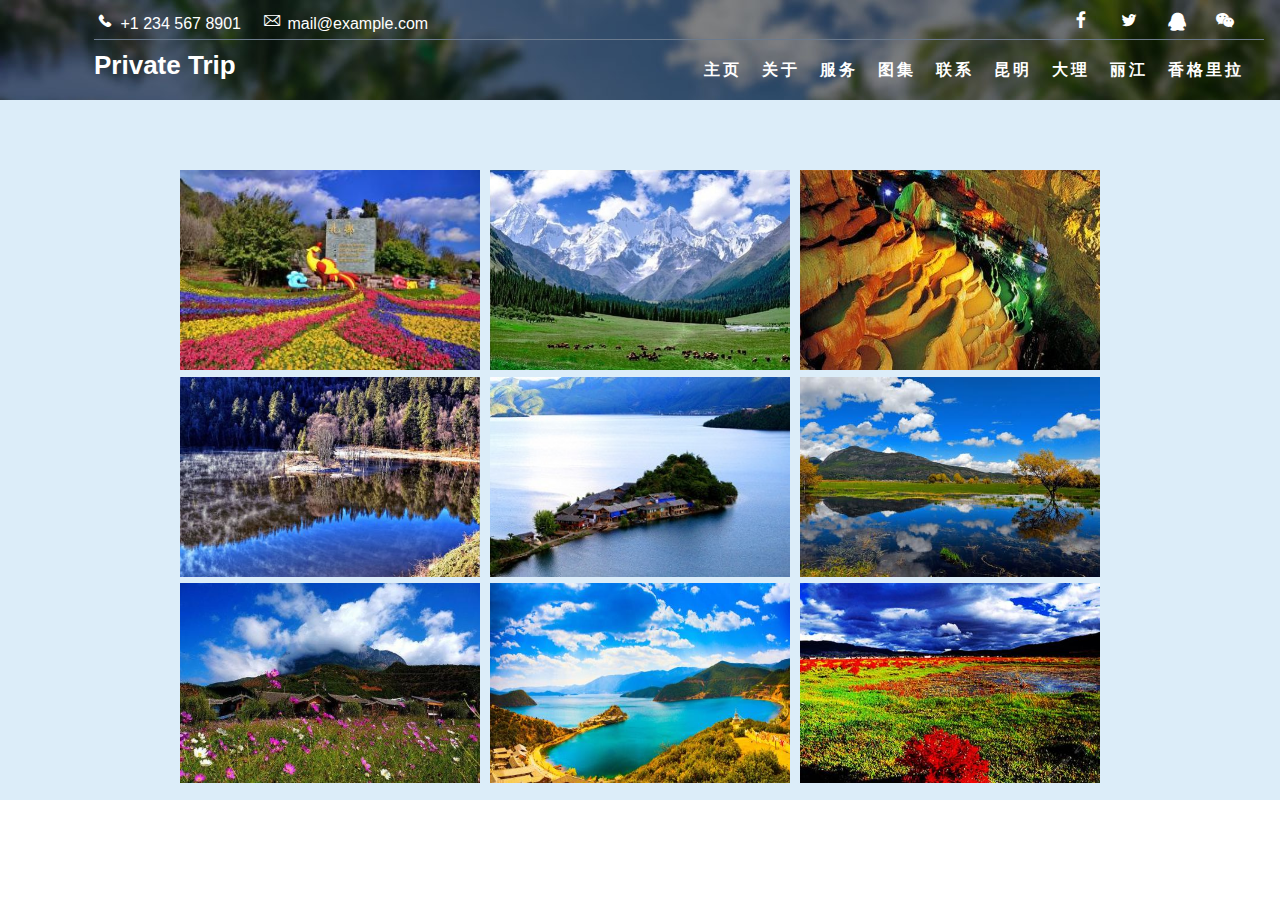
<file: 个人项目/jiuxiangtuji.html>
<!DOCTYPE html>
<html lang="en">
<head>
    <meta charset="UTF-8">
    <title>良宜九乡图集</title>
    <link rel="stylesheet" href="css/jiuxiangtuji.css">
    <link rel="stylesheet" href="css/iconfont/iconfont.css">
    <script src="js/jquery-3.2.1.js"></script>
    <script src="js/jiuxiangtuji.js"></script>
</head>
<body>
<!-- banner图开始 -->
<section class="banner">
    <ul class="bannertu">
        <li>
            <a href=""><img src="img/8.jpg" alt=""></a>
        </li>
    </ul>
</section>
<!-- banner图结束 -->
<!-- banner图上的文字开始 -->
<div class="top">
    <section class="banner-top">
        <div class="banner-left">
            <li>
                <a href=""><i class="iconfont icon-iconorderdetailscellphone"></i> +1 234 567 8901</a>
            </li>
            <li>
                <a href=""><i class="iconfont icon-youjian"></i> mail@example.com</a>
            </li>
        </div>
        <div class="banner-right">
            <li>
                <a href=""><i class="iconfont icon-facebookf"></i></a>
            </li>
            <li>
                <a href=""><i class="iconfont icon-xiaoniao"></i></a>
            </li>
            <li>
                <a href=""><i class="iconfont icon-qq"></i></a>
            </li>
            <li>
                <a href=""><i class="iconfont icon-weixin1"></i></a>
            </li>
        </div>
    </section>
    <section class="top2">
        <div class="top2-left">
            <a href=""><h2>Private Trip</h2></a>
        </div>
        <div class="top2-right">
            <li>
                <a href="index.html"><h6>主页</h6></a>
            </li>
            <li>
                <a href=""><h6>关于</h6></a>
            </li>
            <li>
                <a href=""><h6>服务</h6></a>
            </li>
            <li>
                <a href="gallery.html"><h6>图集</h6></a>
            </li>
            <li>
                <a href="contact.html"><h6>联系</h6></a>
            </li>
            <li>
                <a href="kunming.html"><h6>昆明</h6></a>
            </li>
            <li>
                <a href="dali.html"><h6>大理</h6></a>
            </li>
            <li>
                <a href="lijiang.html"><h6>丽江</h6></a>
            </li>
            <li>
                <a href="xianggelila.html"><h6>香格里拉</h6></a>
            </li>
        </div>
    </section>
</div>
<div class="imgBox">
    <ul class="box">
        <li><a href="javascript:;"><img src="img/jiuxiangtuji1.jpg" alt=""></a></li>
        <li><a href="javascript:;"><img src="img/jiuxiangtuji2.jpg" alt=""></a></li>
        <li><a href="javascript:;"><img src="img/jiuxiangtuji3.jpg" alt=""></a></li>
        <li><a href="javascript:;"><img src="img/jiuxiangtuji4.jpg" alt=""></a></li>
        <li><a href="javascript:;"><img src="img/jiuxiangtuji5.jpg" alt=""></a></li>
        <li><a href="javascript:;"><img src="img/jiuxiangtuji6.jpg" alt=""></a></li>
        <li><a href="javascript:;"><img src="img/jiuxiangtuji7.jpg" alt=""></a></li>
        <li><a href="javascript:;"><img src="img/jiuxiangtuji8.jpg" alt=""></a></li>
        <li><a href="javascript:;"><img src="img/jiuxiangtuji9.jpg" alt=""></a></li>
    </ul>
</div>
<div class="mask">
    <div class="close"><i class="iconfont icon-guanbi"></i></div>
    <div class="btnL"><i class="iconfont icon-mjiantou-copy"></i></div>
    <div class="btnR"><i class="iconfont icon-mjiantou-copy1"></i></div>
    <img src="img/jiuxiangtuji1.jpg" alt="">
    <div class="wenzi">
        <span>1</span> / 9
    </div>
</div>


</body>

</html>
</file>
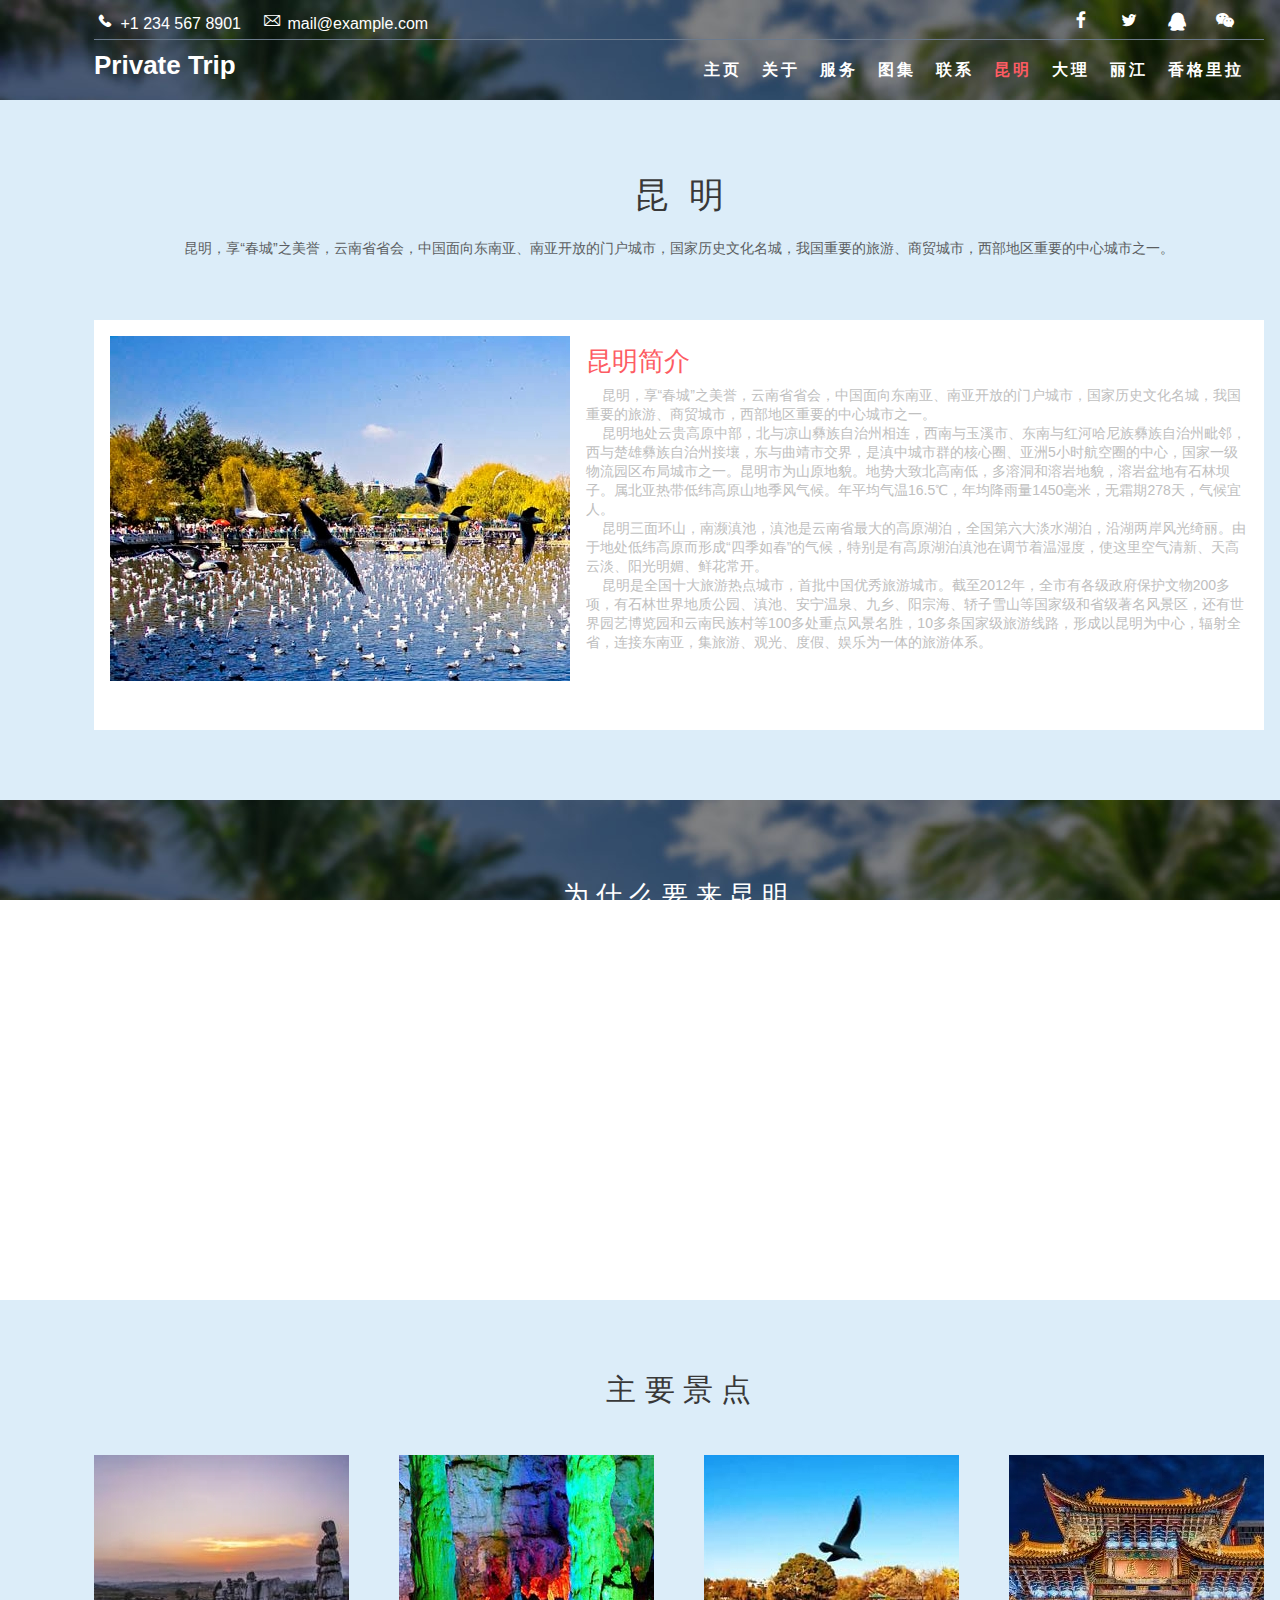
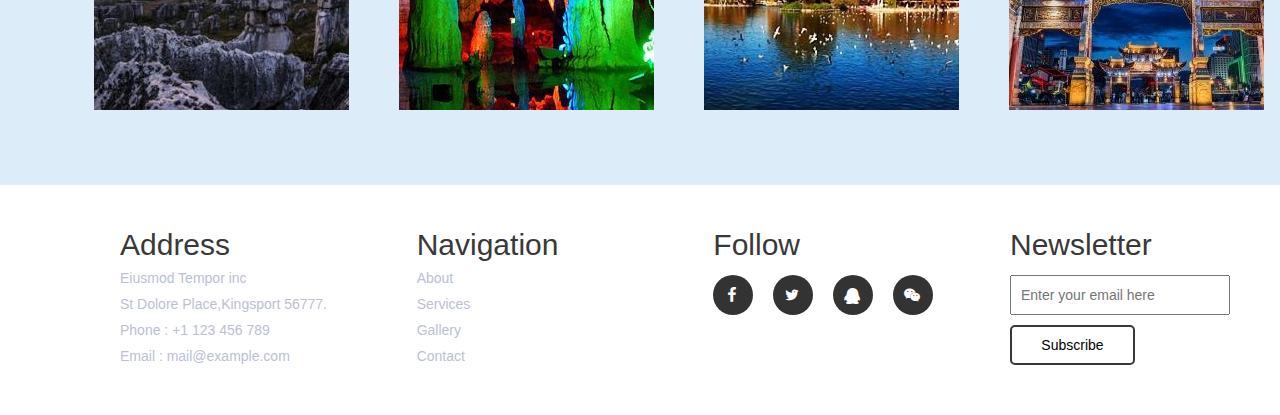
<file: 个人项目/kunming.html>
<!DOCTYPE html>
<html lang="en">
<head>
	<meta charset="UTF-8">
	<title>昆明</title>
	<link rel="stylesheet" href="css/kunming.css">
	<link rel="stylesheet" href="css/iconfont/iconfont.css">
	<script src="js/kunming.js"></script>
</head>
<body>
		<!-- banner图开始 -->
	<section class="banner">
		<ul class="bannertu">
			<li>
				<a href=""><img src="img/8.jpg" alt=""></a>
			</li>
		</ul>
	</section>
	<!-- banner图结束 -->
	<!-- banner图上的文字开始 -->
	<div class="top">
		<section class="banner-top">
			<div class="banner-left">				
				<li>
					<a href=""><i class="iconfont icon-iconorderdetailscellphone"></i> +1 234 567 8901</a>
				</li>
				<li>
					<a href=""><i class="iconfont icon-youjian"></i> mail@example.com</a>
				</li>				   
			</div>
			<div class="banner-right">
				<li>
				   <a href=""><i class="iconfont icon-facebookf"></i></a>
				</li>
				<li>
					<a href=""><i class="iconfont icon-xiaoniao"></i></a>
				</li>
				<li>
					<a href=""><i class="iconfont icon-qq"></i></a>
				</li>
				<li>
					<a href=""><i class="iconfont icon-weixin1"></i></a>
				</li>
			</div>
		</section>
		<section class="top2">
			<div class="top2-left">
				<a href=""><h2>Private Trip</h2></a>
			</div>
			<div class="top2-right">
				<li>
					<a href="index.html"><h6>主页</h6></a>
				</li>
				<li>
					<a href=""><h6>关于</h6></a>
				</li>
				<li>
					<a href=""><h6>服务</h6></a>
				</li>
				<li>
					<a href=""><h6>图集</h6></a>
				</li>
				<li>
					<a href="contact.html"><h6>联系</h6></a>
				</li>
				<li>
					<a href="kunming.html"><h6 class="kunmin">昆明</h6></a>
				</li>
				<li>
					<a href="dali.html"><h6>大理</h6></a>
				</li>
				<li>
					<a href="lijiang.html"><h6>丽江</h6></a>
				</li>
				<li>
					<a href="xianggelila.html"><h6>香格里拉</h6></a>
				</li>
			</div>
		</section>
	</div>
	<div class="kunming">
		<h1>昆&nbsp&nbsp明</h1>
		<h6>昆明，享“春城”之美誉，云南省省会，中国面向东南亚、南亚开放的门户城市，国家历史文化名城，我国重要的旅游、商贸城市，西部地区重要的中心城市之一。</h6>
		<div class="infor">
			<div class="imgleft">
				<a href=""><img src="img/kunming2_看图王.jpg" alt="" class="img1"></a>
			</div>
			<div class="wenziright">
				<h5>昆明简介</h5>
				<div class="jianjie">
					<span>&nbsp&nbsp&nbsp&nbsp昆明，享“春城”之美誉，云南省省会，中国面向东南亚、南亚开放的门户城市，国家历史文化名城，我国重要的旅游、商贸城市，西部地区重要的中心城市之一。<br>
					&nbsp&nbsp&nbsp&nbsp昆明地处云贵高原中部，北与凉山彝族自治州相连，西南与玉溪市、东南与红河哈尼族彝族自治州毗邻，西与楚雄彝族自治州接壤，东与曲靖市交界，是滇中城市群的核心圈、亚洲5小时航空圈的中心，国家一级物流园区布局城市之一。昆明市为山原地貌。地势大致北高南低，多溶洞和溶岩地貌，溶岩盆地有石林坝子。属北亚热带低纬高原山地季风气候。年平均气温16.5℃，年均降雨量1450毫米，无霜期278天，气候宜人。<br>
					&nbsp&nbsp&nbsp&nbsp昆明三面环山，南濒滇池，滇池是云南省最大的高原湖泊，全国第六大淡水湖泊，沿湖两岸风光绮丽。由于地处低纬高原而形成“四季如春”的气候，特别是有高原湖泊滇池在调节着温湿度，使这里空气清新、天高云淡、阳光明媚、鲜花常开。<br>
					&nbsp&nbsp&nbsp&nbsp昆明是全国十大旅游热点城市，首批中国优秀旅游城市。截至2012年，全市有各级政府保护文物200多项，有石林世界地质公园、滇池、安宁温泉、九乡、阳宗海、轿子雪山等国家级和省级著名风景区，还有世界园艺博览园和云南民族村等100多处重点风景名胜，10多条国家级旅游线路，形成以昆明为中心，辐射全省，连接东南亚，集旅游、观光、度假、娱乐为一体的旅游体系。 
					</span>
				</div>
			</div>
		</div>
	</div>
	<!-- banner图上的文字结束 -->
	<section class="banner1">
		<ul class="bannertu1">
			<li>
				<a href=""><!--<img src="img/8.jpg" alt="">--></a>
				<div class="wenzi2">
					<h4>为&nbsp什&nbsp么&nbsp要&nbsp来&nbsp昆&nbsp明&nbsp</h4>
					<div class="wenzi3">
						<h6>&nbsp&nbsp昆明历史悠久，文化灿烂，是国务院公布的首批24个国家历史文化名城之一，拥有2200多年的建城史，滇池地区拥有3000年的文明史。约3万年前，即有人类生活在滇池地区。</h6>
						<h6>&nbsp&nbsp&nbsp昆明三面环山，南濒滇池，滇池是云南省最大的高原湖泊，全国第六大淡水湖泊，沿湖两岸风光绮丽。由于地处低纬高原而形成“四季如春”的气候，特别是有高原湖泊滇池在调节着温湿度，使这里空气清新、天高云淡、阳光明媚、鲜花常开。</h6>
						<h6>&nbsp&nbsp昆明开放而时尚，浓缩了云南的区位优势，从两千多年前的“南方丝绸之路”到开放的昆明一直是东亚大陆与中南半岛、南亚次大陆各国进行经济贸易往来及政治联系的陆路枢纽。“中国昆明出口商品交易会”、“中国国际旅游交易会”、“中国昆明国际旅游节”使昆明成为中国主要的会展城市之一。</h6>
						<h6>&nbsp2016年6月14日，中科院对外发布《中国宜居城市研究报告》显示，昆明宜居指数在全国40个城市中位居第二。</h6>
					</div>
					<div class="btn2">
						<a href="">
						<button>更&nbsp&nbsp多</button>
                        </a>
					</div>
				</div>
			</li>

		</ul>
	</section>
	<section class="mainp">
		<h2>主&nbsp要&nbsp景&nbsp点</h2>
		<ul class="jingdian">
			<li class="li1">
			    <img src="img/shilin.jpg" alt=""> 
			    <div class="zhezhao1">
			    	<a href="shilin.html" class="diming">
			    		<h6>石&nbsp林</h6>
			    	</a>
			    	<h5>云南省昆明市石林彝族自治县</h5>
			    </div>
			</li>
			<li class="li2">
				<img src="img/rongdong.jpg" alt="">
				<div class="zhezhao2">
			    	<a href="jiuxiangrongdong.html" class="diming">
			    		<h6>良宜九乡</h6>
			    	</a>
			    	<h5>云南省昆明市宜良县九乡彝族回族乡境内</h5>
			    </div>
			</li>
			<li class="li3">
				<img src="img/cuihu.jpg" alt="">
				<div class="zhezhao3">
			    	<a href="shilin.html" class="diming">
			    		<h6>翠&nbsp湖</h6>
			    	</a>
			    	<h5>云南省昆明市区五华山西麓</h5>
			    </div>
			</li>
			<li class="li4">
				<img src="img/jinma.jpg" alt="">
				<div class="zhezhao4">
			    	<a href="shilin.html" class="diming">
			    		<h6>金马碧鸡坊</h6>
			    	</a>
			    	<h5>云南省昆明市中心三市街与金碧路汇处</h5>
			    </div>
			</li>
		</ul>
	</section>
	<!-- 底部开始 -->
	<div class="bottom">
		<ul>
			<li>
			    <h3>Address</h3>
			    <div class="rest">
			    	<h6>Eiusmod Tempor inc <br>
                        St Dolore Place,Kingsport 56777. <br>
                        Phone : +1 123 456 789 <br>
                        Email : mail@example.com
                    </h6>
			    </div>
			</li>
			<li>
				<h3>Navigation</h3>
				<div class="rest">
					<h6>
						<a href=""> About </a>  
					</h6>
					<h6>
						<a href="">Services</a>
					</h6>
					<h6>
						<a href="">Gallery </a>
					</h6>
					<h6>
						<a href="">Contact</a>
					</h6>					
				</div>
			</li>
			<li class="icon4">
				<h3>Follow</h3>
				<div class="rest2">
					<div class="yuan">
						<a href=""><i class="iconfont icon-facebookf"></i></a>
					</div>
					<div class="yuan">
						<a href=""><i class="iconfont icon-xiaoniao"></i></a>
					</div>
					<div class="yuan">
						<a href=""><i class="iconfont icon-qq"></i></a>
					</div>
					<div class="yuan">
						<a href=""><i class="iconfont icon-weixin1"></i></a>
					</div>
				</div>
			</li>
			<li class="enter2">
				<h3>Newsletter</h3>
				<div class="rest3">
					<textarea name="" id="" placeholder="Enter your email here"></textarea>
				</div>
				<div class="rest4">
					<button>Subscribe</button>
				</div>
			</li>
		</ul>
	</div>
	<!-- 底部结束 -->
</body>
</html>
</file>
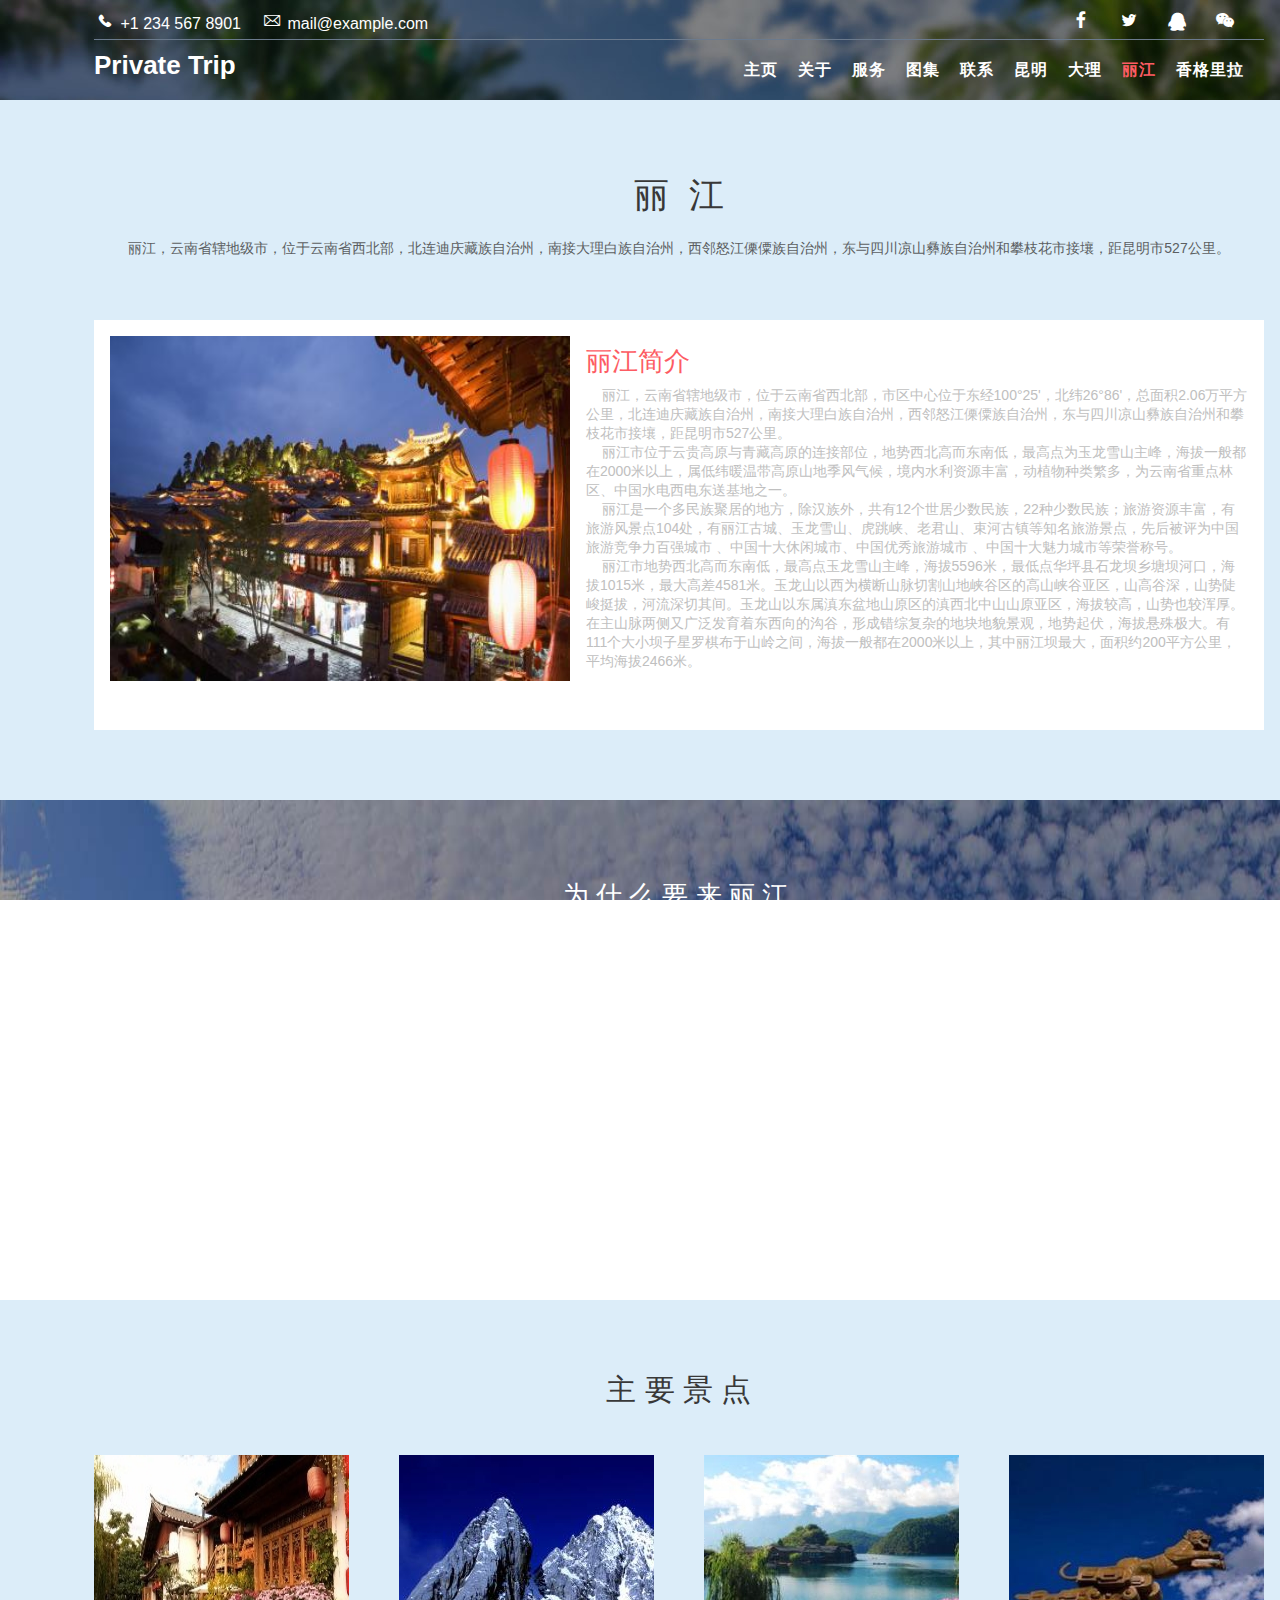
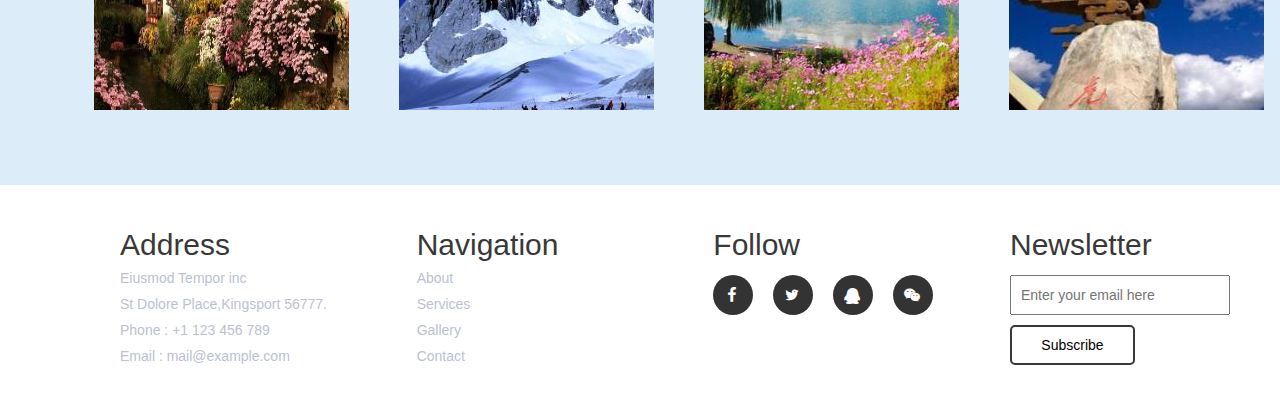
<file: 个人项目/lijiang.html>
<!DOCTYPE html>
<html lang="en">
<head>
	<meta charset="UTF-8">
	<title>丽江</title>
	<link rel="stylesheet" href="css/lijiang.css">
	<link rel="stylesheet" href="css/iconfont/iconfont.css">
	<script src="js/lijiang.js"></script>
</head>
<body>
		<!-- banner图开始 -->
	<section class="banner">
		<ul class="bannertu">
			<li>
				<a href=""><img src="img/8.jpg" alt=""></a>
			</li>
		</ul>
	</section>
	<!-- banner图结束 -->
	<!-- banner图上的文字开始 -->
	<div class="top">
		<section class="banner-top">
			<div class="banner-left">				
				<li>
					<a href=""><i class="iconfont icon-iconorderdetailscellphone"></i> +1 234 567 8901</a>
				</li>
				<li>
					<a href=""><i class="iconfont icon-youjian"></i> mail@example.com</a>
				</li>				   
			</div>
			<div class="banner-right">
				<li>
				   <a href=""><i class="iconfont icon-facebookf"></i></a>
				</li>
				<li>
					<a href=""><i class="iconfont icon-xiaoniao"></i></a>
				</li>
				<li>
					<a href=""><i class="iconfont icon-qq"></i></a>
				</li>
				<li>
					<a href=""><i class="iconfont icon-weixin1"></i></a>
				</li>
			</div>
		</section>
		<section class="top2">
			<div class="top2-left">
				<a href=""><h2>Private Trip</h2></a>
			</div>
			<div class="top2-right">
				<li>
					<a href="index.html"><h6>主页</h6></a>
				</li>
				<li>
					<a href=""><h6>关于</h6></a>
				</li>
				<li>
					<a href=""><h6>服务</h6></a>
				</li>
				<li>
					<a href="gallery.html"><h6>图集</h6></a>
				</li>
				<li>
					<a href="contact.html"><h6>联系</h6></a>
				</li>
				<li>
					<a href="kunming.html"><h6>昆明</h6></a>
				</li>
				<li>
					<a href="dali.html"><h6>大理</h6></a>
				</li>
				<li>
					<a href="lijiang.html"><h6 class="lijiang">丽江</h6></a>
				</li>
				<li>
					<a href="xianggelila.html"><h6>香格里拉</h6></a>
				</li>
			</div>
		</section>
	</div>
	<div class="kunming">
		<h1>丽&nbsp&nbsp江</h1>
		<h6>丽江，云南省辖地级市，位于云南省西北部，北连迪庆藏族自治州，南接大理白族自治州，西邻怒江傈僳族自治州，东与四川凉山彝族自治州和攀枝花市接壤，距昆明市527公里。</h6>
		<div class="infor">
			<div class="imgleft">
				<a href=""><img src="img/丽江.jpg" alt="" class="img1"></a>
			</div>
			<div class="wenziright">
				<h5>丽江简介</h5>
				<div class="jianjie">
					<span>&nbsp&nbsp&nbsp&nbsp丽江，云南省辖地级市，位于云南省西北部，市区中心位于东经100°25'，北纬26°86'，总面积2.06万平方公里，北连迪庆藏族自治州，南接大理白族自治州，西邻怒江傈僳族自治州，东与四川凉山彝族自治州和攀枝花市接壤，距昆明市527公里。<br>
					&nbsp&nbsp&nbsp&nbsp丽江市位于云贵高原与青藏高原的连接部位，地势西北高而东南低，最高点为玉龙雪山主峰，海拔一般都在2000米以上，属低纬暖温带高原山地季风气候，境内水利资源丰富，动植物种类繁多，为云南省重点林区、中国水电西电东送基地之一。<br>
					&nbsp&nbsp&nbsp&nbsp丽江是一个多民族聚居的地方，除汉族外，共有12个世居少数民族，22种少数民族；旅游资源丰富，有旅游风景点104处，有丽江古城、玉龙雪山、虎跳峡、老君山、束河古镇等知名旅游景点，先后被评为中国旅游竞争力百强城市  、中国十大休闲城市、中国优秀旅游城市 、中国十大魅力城市等荣誉称号。<br>
					&nbsp&nbsp&nbsp&nbsp丽江市地势西北高而东南低，最高点玉龙雪山主峰，海拔5596米，最低点华坪县石龙坝乡塘坝河口，海拔1015米，最大高差4581米。玉龙山以西为横断山脉切割山地峡谷区的高山峡谷亚区，山高谷深，山势陡峻挺拔，河流深切其间。玉龙山以东属滇东盆地山原区的滇西北中山山原亚区，海拔较高，山势也较浑厚。在主山脉两侧又广泛发育着东西向的沟谷，形成错综复杂的地块地貌景观，地势起伏，海拔悬殊极大。有111个大小坝子星罗棋布于山岭之间，海拔一般都在2000米以上，其中丽江坝最大，面积约200平方公里，平均海拔2466米。
					</span>
				</div>
			</div>
		</div>
	</div>
	<!-- banner图上的文字结束 -->
	<section class="banner1">
		<ul class="bannertu1">
			<li>
				<a href=""><!--<img src="img/o1.jpg" alt="">--></a>
				<div class="wenzi2">
					<h4>为&nbsp什&nbsp么&nbsp要&nbsp来&nbsp丽&nbsp江&nbsp</h4>
					<div class="wenzi3">
						<h6>&nbsp&nbsp丽江是一个多民族聚居的地方，除汉族外，共有12个世居少数民族，22种少数民族；旅游资源丰富，有旅游风景点104处，有丽江古城、玉龙雪山、虎跳峡、老君山、束河古镇等知名旅游景点，先后被评为中国旅游竞争力百强城市、中国十大休闲城市 、中国优秀旅游城市  、中国十大魅力城市等荣誉称号。</h6>
						<h6>&nbsp&nbsp&nbsp“丽江”一名，始于元朝至元十三年（1276年）设置行政区丽江路。《元史·地理志》说：“路因江名。”就“丽江”地名的由来最早起源于金沙江的别称“丽水”。《云南通志》：“江名丽水，源出吐蕃界，共龙川犁牛石下，本名犁水，讹犁为丽。”金沙江源于青藏高原犁牛石，而称犁水，后因犁、丽声音相近而异写为丽水、丽江。</h6>
						<h6>&nbsp&nbsp丽江市位于云南省西北部云贵高原与青藏高原的衔接地段，市区中心位于东经100°25'北纬 26°86'，总面积2.06万平方公里，北连迪庆藏族自治州，南接大理白族自治州，西邻怒江傈僳族自治州，东与四川凉山彝族自治州和攀枝花市接壤，距昆明市527公里。</h6>
						<h6>&nbsp丽江市属低纬暖温带高原山地季风气候。由于海拔高差悬殊大，从南亚热带至高寒带气候均有分布，四季变化不大，干湿季节分明，气候的垂直差异明显，灾害性天气较多，年温差小而昼夜温差大，兼具有海洋性气候和大陆性气候特征。</h6>
					</div>
					<div class="btn2">
						<a href="">
						<button>更&nbsp&nbsp多</button>
                        </a>
					</div>
				</div>
			</li>

		</ul>
	</section>
	<section class="mainp">
		<h2>主&nbsp要&nbsp景&nbsp点</h2>
		<ul class="jingdian">
			<li class="li1">
			    <img src="img/lijianggucheng.jpg" alt="">
			    <div class="zhezhao1">
			    	<a href="" class="diming">
			    		<h6>丽江古城</h6>
			    	</a>
			    	<h5>云南省丽江市古城区，又名大研镇，坐落在丽江坝中部</h5>
			    </div>
			</li>
			<li class="li2">
				<img src="img/yulongxueshan.jpg" alt="">
				<div class="zhezhao2">
			    	<a href="" class="diming">
			    		<h6>玉龙雪山</h6>
			    	</a>
			    	<h5>云南省丽江市境内雪山群</h5>
			    </div>
			</li>
			<li class="li3">
				<img src="img/lijiangluguh.jpg" alt="">
				<div class="zhezhao3">
			    	<a href="" class="diming">
			    		<h6>丽江泸沽湖</h6>
			    	</a>
			    	<h5>泸沽湖，俗称左所海，古名勒得海、鲁枯湖，位于四川省盐源县与云南省宁蒗县交界处，为川滇共辖</h5>
			    </div>
			</li>
			<li class="li4">
				<img src="img/lijianghutiaoxia.jpg" alt="">
				<div class="zhezhao4">
			    	<a href="" class="diming">
			    		<h6>虎跳峡</h6>
			    	</a>
			    	<h5>香格里拉虎跳峡是国家AAAA级旅游风景名胜区，它包括上、中、下虎跳峡，高路徒步线。</h5>
			    </div>
			</li>
		</ul>
	</section>
	<!-- 底部开始 -->
	<div class="bottom">
		<ul>
			<li>
			    <h3>Address</h3>
			    <div class="rest">
			    	<h6>Eiusmod Tempor inc <br>
                        St Dolore Place,Kingsport 56777. <br>
                        Phone : +1 123 456 789 <br>
                        Email : mail@example.com
                    </h6>
			    </div>
			</li>
			<li>
				<h3>Navigation</h3>
				<div class="rest">
					<h6>
						<a href=""> About </a>  
					</h6>
					<h6>
						<a href="">Services</a>
					</h6>
					<h6>
						<a href="">Gallery </a>
					</h6>
					<h6>
						<a href="">Contact</a>
					</h6>					
				</div>
			</li>
			<li class="icon4">
				<h3>Follow</h3>
				<div class="rest2">
					<div class="yuan">
						<a href=""><i class="iconfont icon-facebookf"></i></a>
					</div>
					<div class="yuan">
						<a href=""><i class="iconfont icon-xiaoniao"></i></a>
					</div>
					<div class="yuan">
						<a href=""><i class="iconfont icon-qq"></i></a>
					</div>
					<div class="yuan">
						<a href=""><i class="iconfont icon-weixin1"></i></a>
					</div>
				</div>
			</li>
			<li class="enter2">
				<h3>Newsletter</h3>
				<div class="rest3">
					<textarea name="" id="" placeholder="Enter your email here"></textarea>
				</div>
				<div class="rest4">
					<button>Subscribe</button>
				</div>
			</li>
		</ul>
	</div>
	<!-- 底部结束 -->
	
</body>
</html>
</file>
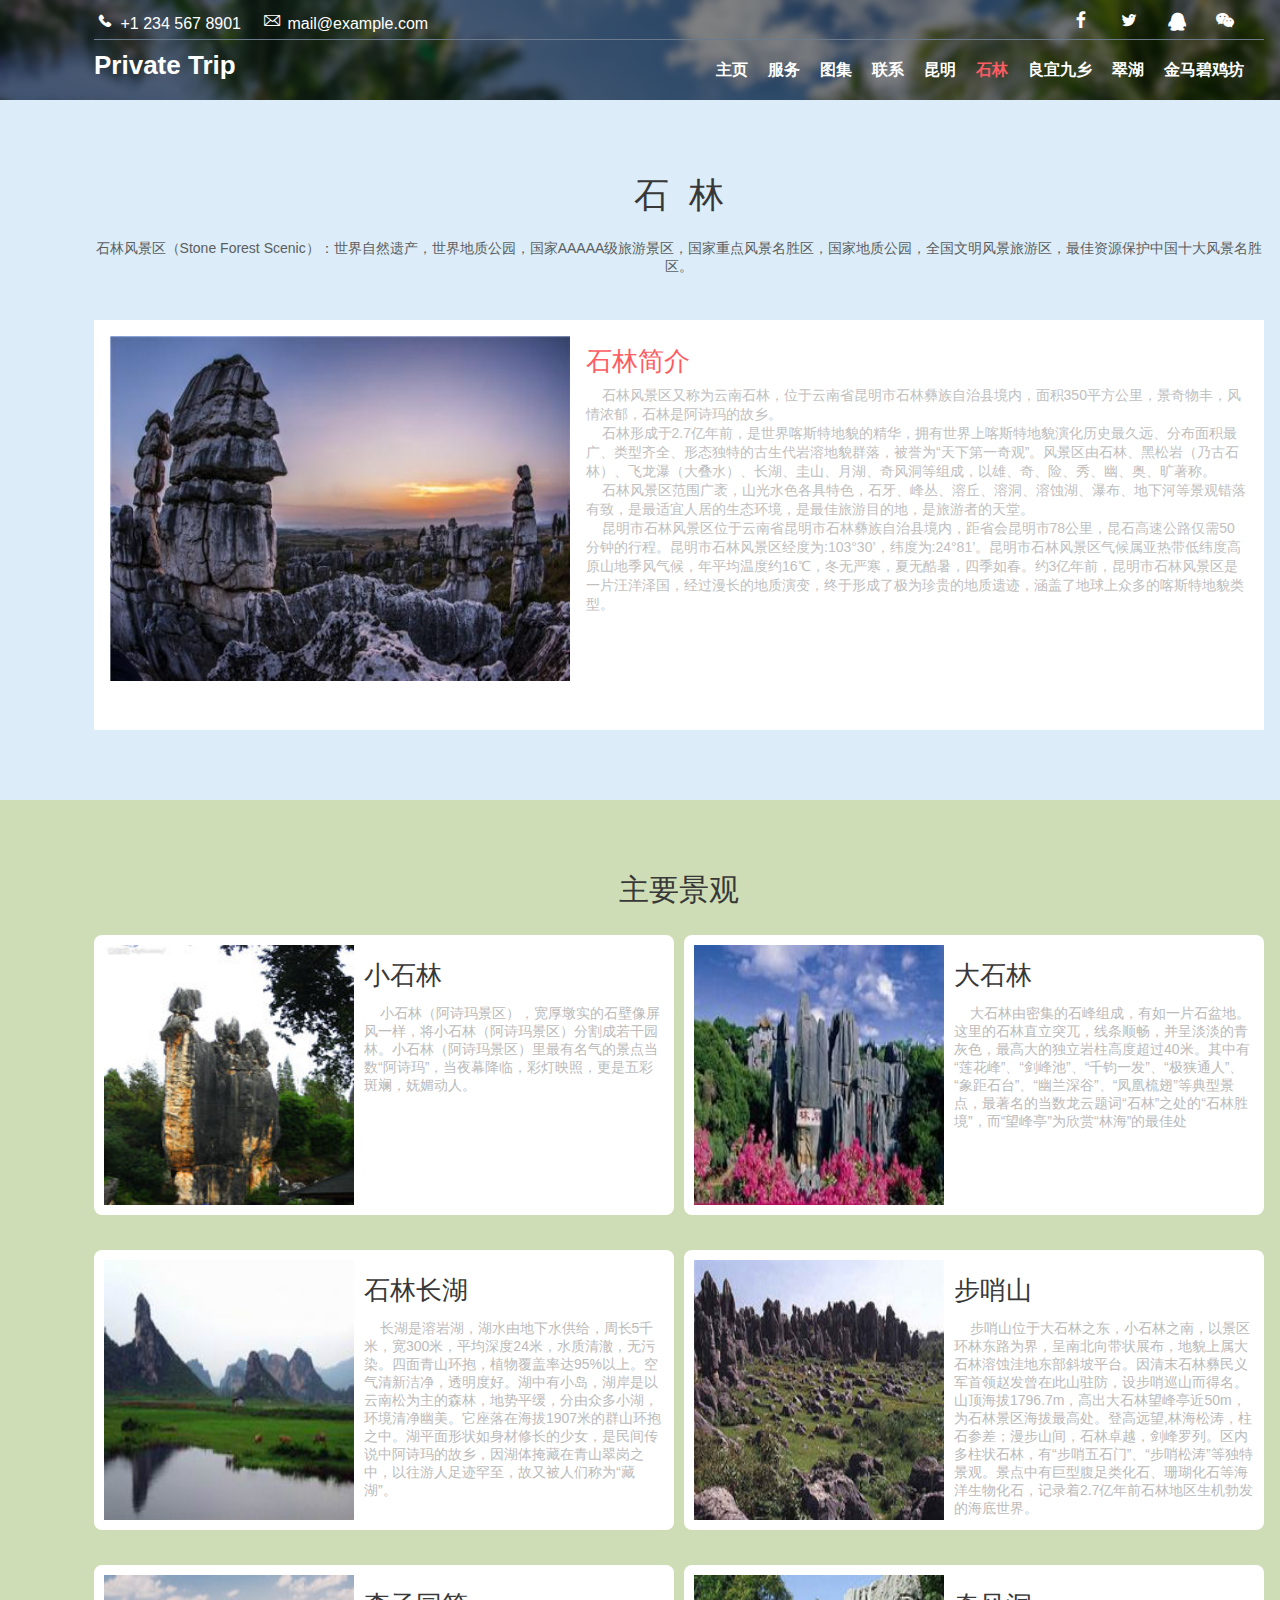
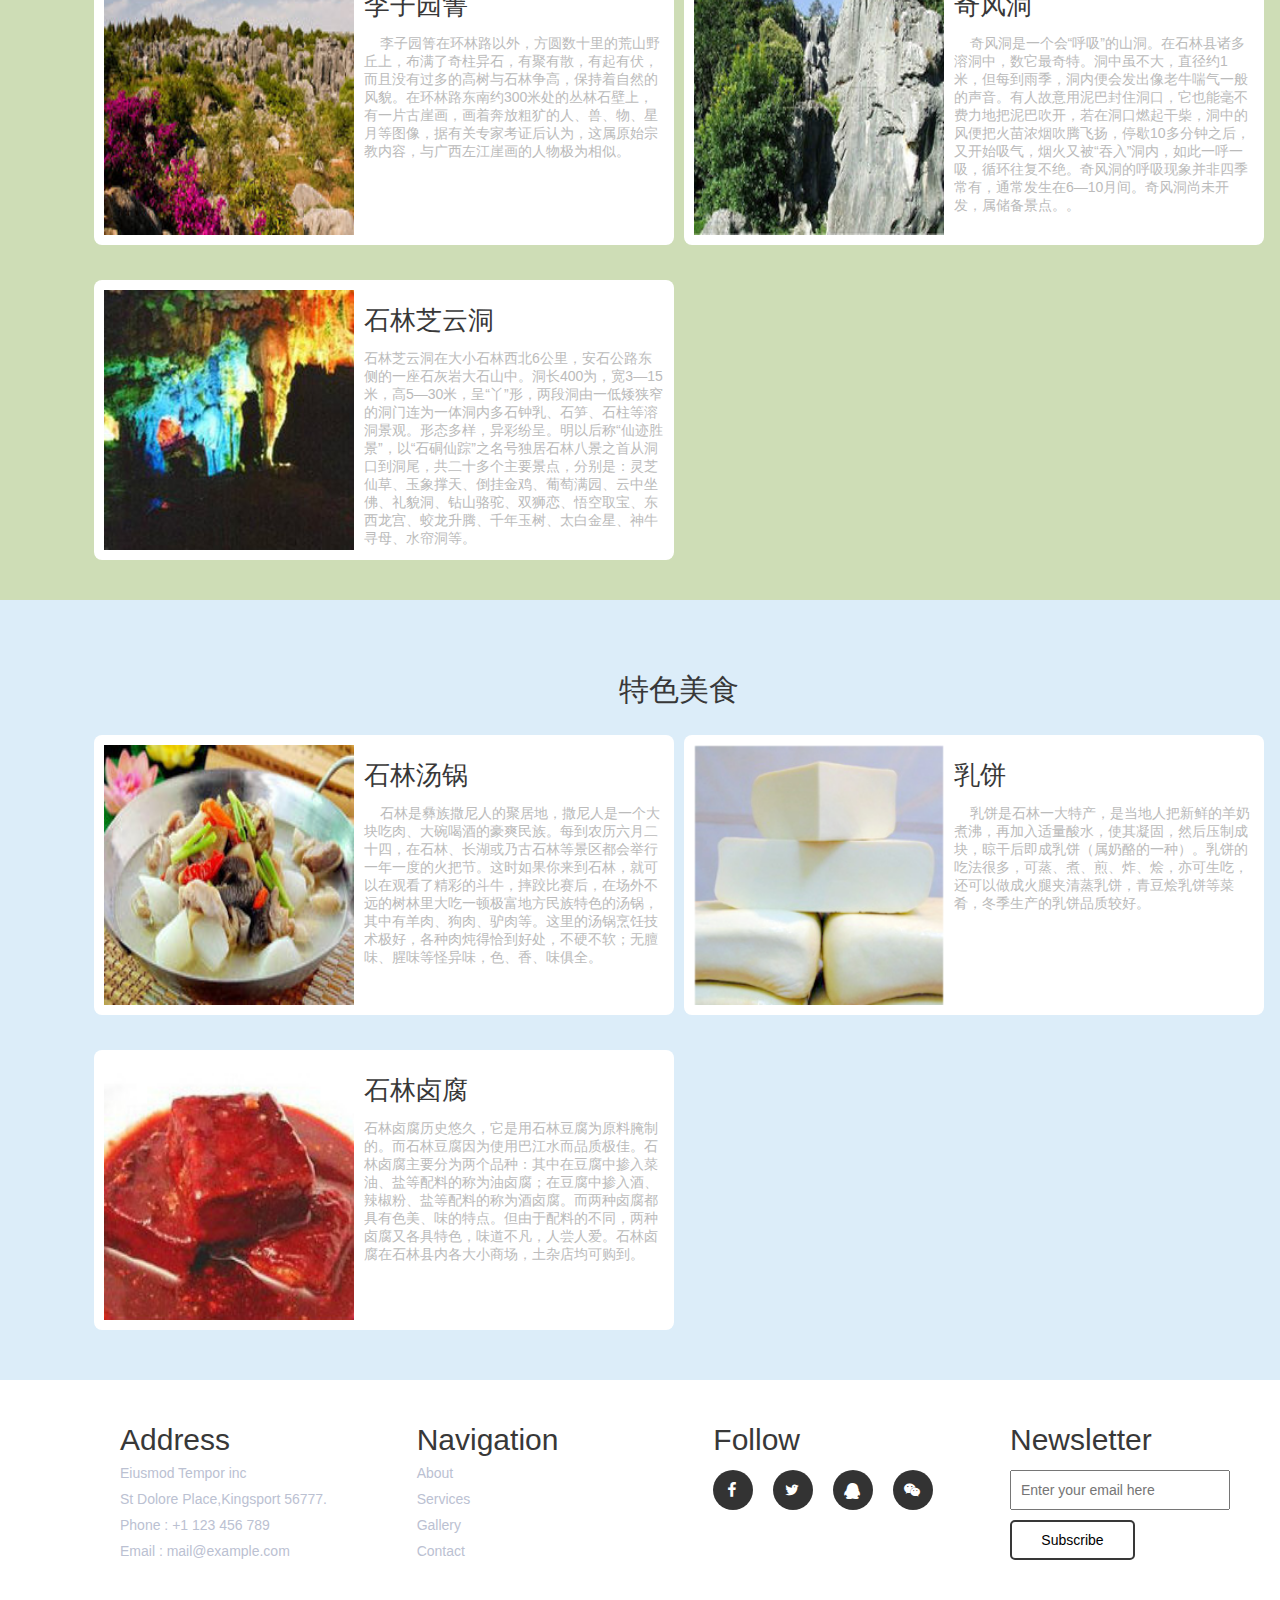
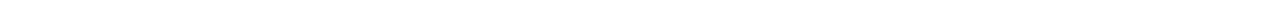
<file: 个人项目/shilin.html>
<!DOCTYPE html>
<html lang="en">
<head>
	<meta charset="UTF-8">
	<title>石林</title>
	<link rel="stylesheet" href="css/shilin.css">
	<link rel="stylesheet" href="css/iconfont/iconfont.css">
</head>
<body>
		<!-- banner图开始 -->
	<section class="banner">
		<ul class="bannertu">
			<li>
				<a href=""><img src="img/8.jpg" alt=""></a>
			</li>
		</ul>
	</section>
	<!-- banner图结束 -->
	<!-- banner图上的文字开始 -->
	<div class="top">
		<section class="banner-top">
			<div class="banner-left">				
				<li>
					<a href=""><i class="iconfont icon-iconorderdetailscellphone"></i> +1 234 567 8901</a>
				</li>
				<li>
					<a href=""><i class="iconfont icon-youjian"></i> mail@example.com</a>
				</li>				   
			</div>
			<div class="banner-right">
				<li>
				   <a href=""><i class="iconfont icon-facebookf"></i></a>
				</li>
				<li>
					<a href=""><i class="iconfont icon-xiaoniao"></i></a>
				</li>
				<li>
					<a href=""><i class="iconfont icon-qq"></i></a>
				</li>
				<li>
					<a href=""><i class="iconfont icon-weixin1"></i></a>
				</li>
			</div>
		</section>
		<section class="top2">
			<div class="top2-left">
				<a href=""><h2>Private Trip</h2></a>
			</div>
			<div class="top2-right">
				<li>
					<a href="index.html"><h6>主页</h6></a>
				</li>

				<li>
					<a href=""><h6>服务</h6></a>
				</li>
				<li>
					<a href=""><h6>图集</h6></a>
				</li>
				<li>
					<a href="contact.html"><h6>联系</h6></a>
				</li>
				<li>
					<a href="kunming.html"><h6>昆明</h6></a>
				</li>
				<li>
					<a href="shilin.html"><h6 class="shilin">石林</h6></a>
				</li>
				<li>
					<a href="jiuxiangrongdong.html"><h6>良宜九乡</h6></a>
				</li>
				<li>
					<a href="shilin.html"><h6>翠湖</h6></a>
				</li>
				<li>
					<a href="shilin.html"><h6>金马碧鸡坊</h6></a>
				</li>
			</div>
		</section>
	</div>
	<div class="kunming">
		<h1>石&nbsp&nbsp林</h1>
		<h6>石林风景区（Stone Forest Scenic）：世界自然遗产，世界地质公园，国家AAAAA级旅游景区，国家重点风景名胜区，国家地质公园，全国文明风景旅游区，最佳资源保护中国十大风景名胜区。</h6>
		<div class="infor">
			<div class="imgleft">
				<a href=""><img src="img/shiling.jpg" alt="" class="img1"></a>
			</div>
			<div class="wenziright">
				<h5>石林简介</h5>
				<div class="jianjie">
					<span>&nbsp&nbsp&nbsp&nbsp石林风景区又称为云南石林，位于云南省昆明市石林彝族自治县境内，面积350平方公里，景奇物丰，风情浓郁，石林是阿诗玛的故乡。<br>
					&nbsp&nbsp&nbsp&nbsp石林形成于2.7亿年前，是世界喀斯特地貌的精华，拥有世界上喀斯特地貌演化历史最久远、分布面积最广、类型齐全、形态独特的古生代岩溶地貌群落，被誉为“天下第一奇观”。风景区由石林、黑松岩（乃古石林）、飞龙瀑（大叠水）、长湖、圭山、月湖、奇风洞等组成，以雄、奇、险、秀、幽、奥、旷著称。<br>
					&nbsp&nbsp&nbsp&nbsp石林风景区范围广袤，山光水色各具特色，石牙、峰丛、溶丘、溶洞、溶蚀湖、瀑布、地下河等景观错落有致，是最适宜人居的生态环境，是最佳旅游目的地，是旅游者的天堂。<br>
					&nbsp&nbsp&nbsp&nbsp昆明市石林风景区位于云南省昆明市石林彝族自治县境内，距省会昆明市78公里，昆石高速公路仅需50分钟的行程。昆明市石林风景区经度为:103°30’，纬度为:24°81’。昆明市石林风景区气候属亚热带低纬度高原山地季风气候，年平均温度约16℃，冬无严寒，夏无酷暑，四季如春。约3亿年前，昆明市石林风景区是一片汪洋泽国，经过漫长的地质演变，终于形成了极为珍贵的地质遗迹，涵盖了地球上众多的喀斯特地貌类型。
					</span>
				</div>
			</div>
		</div>
	</div>
	<!-- banner图上的文字结束 -->
	<section class="fengjin">
		<h1>主要景观</h1>
		<div class="fengjin1">
			<li>
				<div class="imgkuang">
					<a href=""><img src="img/小石林.jpg" alt=""></a>
				</div>
				<div class="wenzibox">
					<h3>小石林</h3>
                    <h6>&nbsp&nbsp&nbsp&nbsp小石林（阿诗玛景区），宽厚墩实的石壁像屏风一样，将小石林（阿诗玛景区）分割成若干园林。小石林（阿诗玛景区）里最有名气的景点当数“阿诗玛”，当夜幕降临，彩灯映照，更是五彩斑斓，妩媚动人。</h6>
				</div>
			</li>
			<li>
				<div class="imgkuang">
					<a href=""><img src="img/大石林.jpg" alt=""></a>
				</div>
				<div class="wenzibox">
					<h3>大石林</h3>
                    <h6>&nbsp&nbsp&nbsp&nbsp大石林由密集的石峰组成，有如一片石盆地。这里的石林直立突兀，线条顺畅，并呈淡淡的青灰色，最高大的独立岩柱高度超过40米。其中有“莲花峰”、“剑峰池”、“千钧一发”、“极狭通人”、“象距石台”、“幽兰深谷”、“凤凰梳翅”等典型景点，最著名的当数龙云题词“石林”之处的“石林胜境”，而“望峰亭”为欣赏“林海”的最佳处</h6>
				</div>
			</li>
		</div>
		<div class="fengjin1">
			<li>
				<div class="imgkuang">
					<a href=""><img src="img/石林长湖.jpg" alt=""></a>
				</div>
				<div class="wenzibox">
					<h3>石林长湖</h3>
                    <h6>&nbsp&nbsp&nbsp&nbsp长湖是溶岩湖，湖水由地下水供给，周长5千米，宽300米，平均深度24米，水质清澈，无污染。四面青山环抱，植物覆盖率达95%以上。空气清新洁净，透明度好。湖中有小岛，湖岸是以云南松为主的森林，地势平缓，分由众多小湖，环境清净幽美。它座落在海拔1907米的群山环抱之中。湖平面形状如身材修长的少女，是民间传说中阿诗玛的故乡，因湖体掩藏在青山翠岗之中，以往游人足迹罕至，故又被人们称为“藏湖”。 </h6>
				</div>
			</li>
			<li>
				<div class="imgkuang">
					<a href=""><img src="img/步哨山.jpg" alt=""></a>
				</div>
				<div class="wenzibox">
					<h3>步哨山</h3>
                    <h6>&nbsp&nbsp&nbsp&nbsp步哨山位于大石林之东，小石林之南，以景区环林东路为界，呈南北向带状展布，地貌上属大石林溶蚀洼地东部斜坡平台。因清末石林彝民义军首领赵发曾在此山驻防，设步哨巡山而得名。山顶海拔1796.7m，高出大石林望峰亭近50m，为石林景区海拔最高处。登高远望,林海松涛，柱石参差；漫步山间，石林卓越，剑峰罗列。区内多柱状石林，有“步哨五石门”、“步哨松涛”等独特景观。景点中有巨型腹足类化石、珊瑚化石等海洋生物化石，记录着2.7亿年前石林地区生机勃发的海底世界。</h6>
				</div>
			</li>
		</div>
		<div class="fengjin1">
			<li>
				<div class="imgkuang">
					<a href=""><img src="img/李子园箐.jpg" alt=""></a>
				</div>
				<div class="wenzibox">
					<h3>李子园箐</h3>
                    <h6>&nbsp&nbsp&nbsp&nbsp李子园箐在环林路以外，方圆数十里的荒山野丘上，布满了奇柱异石，有聚有散，有起有伏，而且没有过多的高树与石林争高，保持着自然的风貌。在环林路东南约300米处的丛林石壁上，有一片古崖画，画着奔放粗犷的人、兽、物、星月等图像，据有关专家考证后认为，这属原始宗教内容，与广西左江崖画的人物极为相似。 </h6>
				</div>
			</li>
			<li>
				<div class="imgkuang">
					<a href=""><img src="img/奇风洞.jpg" alt=""></a>
				</div>
				<div class="wenzibox">
					<h3>奇风洞</h3>
                    <h6>&nbsp&nbsp&nbsp&nbsp奇风洞是一个会“呼吸”的山洞。在石林县诸多溶洞中，数它最奇特。洞中虽不大，直径约1米，但每到雨季，洞内便会发出像老牛喘气一般的声音。有人故意用泥巴封住洞口，它也能毫不费力地把泥巴吹开，若在洞口燃起干柴，洞中的风便把火苗浓烟吹腾飞扬，停歇10多分钟之后，又开始吸气，烟火又被“吞入”洞内，如此一呼一吸，循环往复不绝。奇风洞的呼吸现象并非四季常有，通常发生在6—10月间。奇风洞尚未开发，属储备景点。。</h6>
				</div>
			</li>
		</div>
		<div class="fengjin1">
			<li>
				<div class="imgkuang">
					<a href=""><img src="img/石林芝云洞.jpg" alt=""></a>
				</div>
				<div class="wenzibox">
					<h3>石林芝云洞</h3>
                    <h6>石林芝云洞在大小石林西北6公里，安石公路东侧的一座石灰岩大石山中。洞长400为，宽3—15米，高5—30米，呈“丫”形，两段洞由一低矮狭窄的洞门连为一体洞内多石钟乳、石笋、石柱等溶洞景观。形态多样，异彩纷呈。明以后称“仙迹胜景”，以“石硐仙踪”之名号独居石林八景之首从洞口到洞尾，共二十多个主要景点，分别是：灵芝仙草、玉象撑天、倒挂金鸡、葡萄满园、云中坐佛、礼貌洞、钻山骆驼、双狮恋、悟空取宝、东西龙宫、蛟龙升腾、千年玉树、太白金星、神牛寻母、水帘洞等。</h6>
				</div>
			</li>
		</div>
	</section>
	<section class="fengjin fengjin2">
		<h1>特色美食</h1>
		<div class="fengjin1">
			<li>
				<div class="imgkuang">
					<a href=""><img src="img/石林汤锅.jpg" alt=""></a>
				</div>
				<div class="wenzibox">
					<h3>石林汤锅</h3>
                    <h6>&nbsp&nbsp&nbsp&nbsp石林是彝族撒尼人的聚居地，撒尼人是一个大块吃肉、大碗喝酒的豪爽民族。每到农历六月二十四，在石林、长湖或乃古石林等景区都会举行一年一度的火把节。这时如果你来到石林，就可以在观看了精彩的斗牛，摔跤比赛后，在场外不远的树林里大吃一顿极富地方民族特色的汤锅，其中有羊肉、狗肉、驴肉等。这里的汤锅烹饪技术极好，各种肉炖得恰到好处，不硬不软；无膻味、腥味等怪异味，色、香、味俱全。</h6>
				</div>
			</li>
			<li>
				<div class="imgkuang">
					<a href=""><img src="img/乳饼.jpg" alt=""></a>
				</div>
				<div class="wenzibox">
					<h3>乳饼</h3>
                    <h6>&nbsp&nbsp&nbsp&nbsp乳饼是石林一大特产，是当地人把新鲜的羊奶煮沸，再加入适量酸水，使其凝固，然后压制成块，晾干后即成乳饼（属奶酪的一种）。乳饼的吃法很多，可蒸、煮、煎、炸、烩，亦可生吃，还可以做成火腿夹清蒸乳饼，青豆烩乳饼等菜肴，冬季生产的乳饼品质较好。</h6>
				</div>
			</li>
		</div>
		<div class="fengjin1">
			<li>
				<div class="imgkuang">
					<a href=""><img src="img/石林卤腐.jpg" alt=""></a>
				</div>
				<div class="wenzibox">
					<h3>石林卤腐</h3>
                    <h6>石林卤腐历史悠久，它是用石林豆腐为原料腌制的。而石林豆腐因为使用巴江水而品质极佳。石林卤腐主要分为两个品种：其中在豆腐中掺入菜油、盐等配料的称为油卤腐；在豆腐中掺入酒、辣椒粉、盐等配料的称为酒卤腐。而两种卤腐都具有色美、味的特点。但由于配料的不同，两种卤腐又各具特色，味道不凡，人尝人爱。石林卤腐在石林县内各大小商场，土杂店均可购到。</h6>
				</div>
			</li>
		</div>
	</section>
    <!-- 底部开始 -->
	<div class="bottom">
		<ul>
			<li>
			    <h3>Address</h3>
			    <div class="rest">
			    	<h6>Eiusmod Tempor inc <br>
                        St Dolore Place,Kingsport 56777. <br>
                        Phone : +1 123 456 789 <br>
                        Email : mail@example.com
                    </h6>
			    </div>
			</li>
			<li>
				<h3>Navigation</h3>
				<div class="rest">
					<h6>
						<a href=""> About </a>  
					</h6>
					<h6>
						<a href="">Services</a>
					</h6>
					<h6>
						<a href="">Gallery </a>
					</h6>
					<h6>
						<a href="">Contact</a>
					</h6>					
				</div>
			</li>
			<li class="icon4">
				<h3>Follow</h3>
				<div class="rest2">
					<div class="yuan">
						<a href=""><i class="iconfont icon-facebookf"></i></a>
					</div>
					<div class="yuan">
						<a href=""><i class="iconfont icon-xiaoniao"></i></a>
					</div>
					<div class="yuan">
						<a href=""><i class="iconfont icon-qq"></i></a>
					</div>
					<div class="yuan">
						<a href=""><i class="iconfont icon-weixin1"></i></a>
					</div>
				</div>
			</li>
			<li class="enter2">
				<h3>Newsletter</h3>
				<div class="rest3">
					<textarea name="" id="" placeholder="Enter your email here"></textarea>
				</div>
				<div class="rest4">
					<button>Subscribe</button>
				</div>
			</li>
		</ul>
	</div>
	<!-- 底部结束 -->
</body>
</html>
</file>
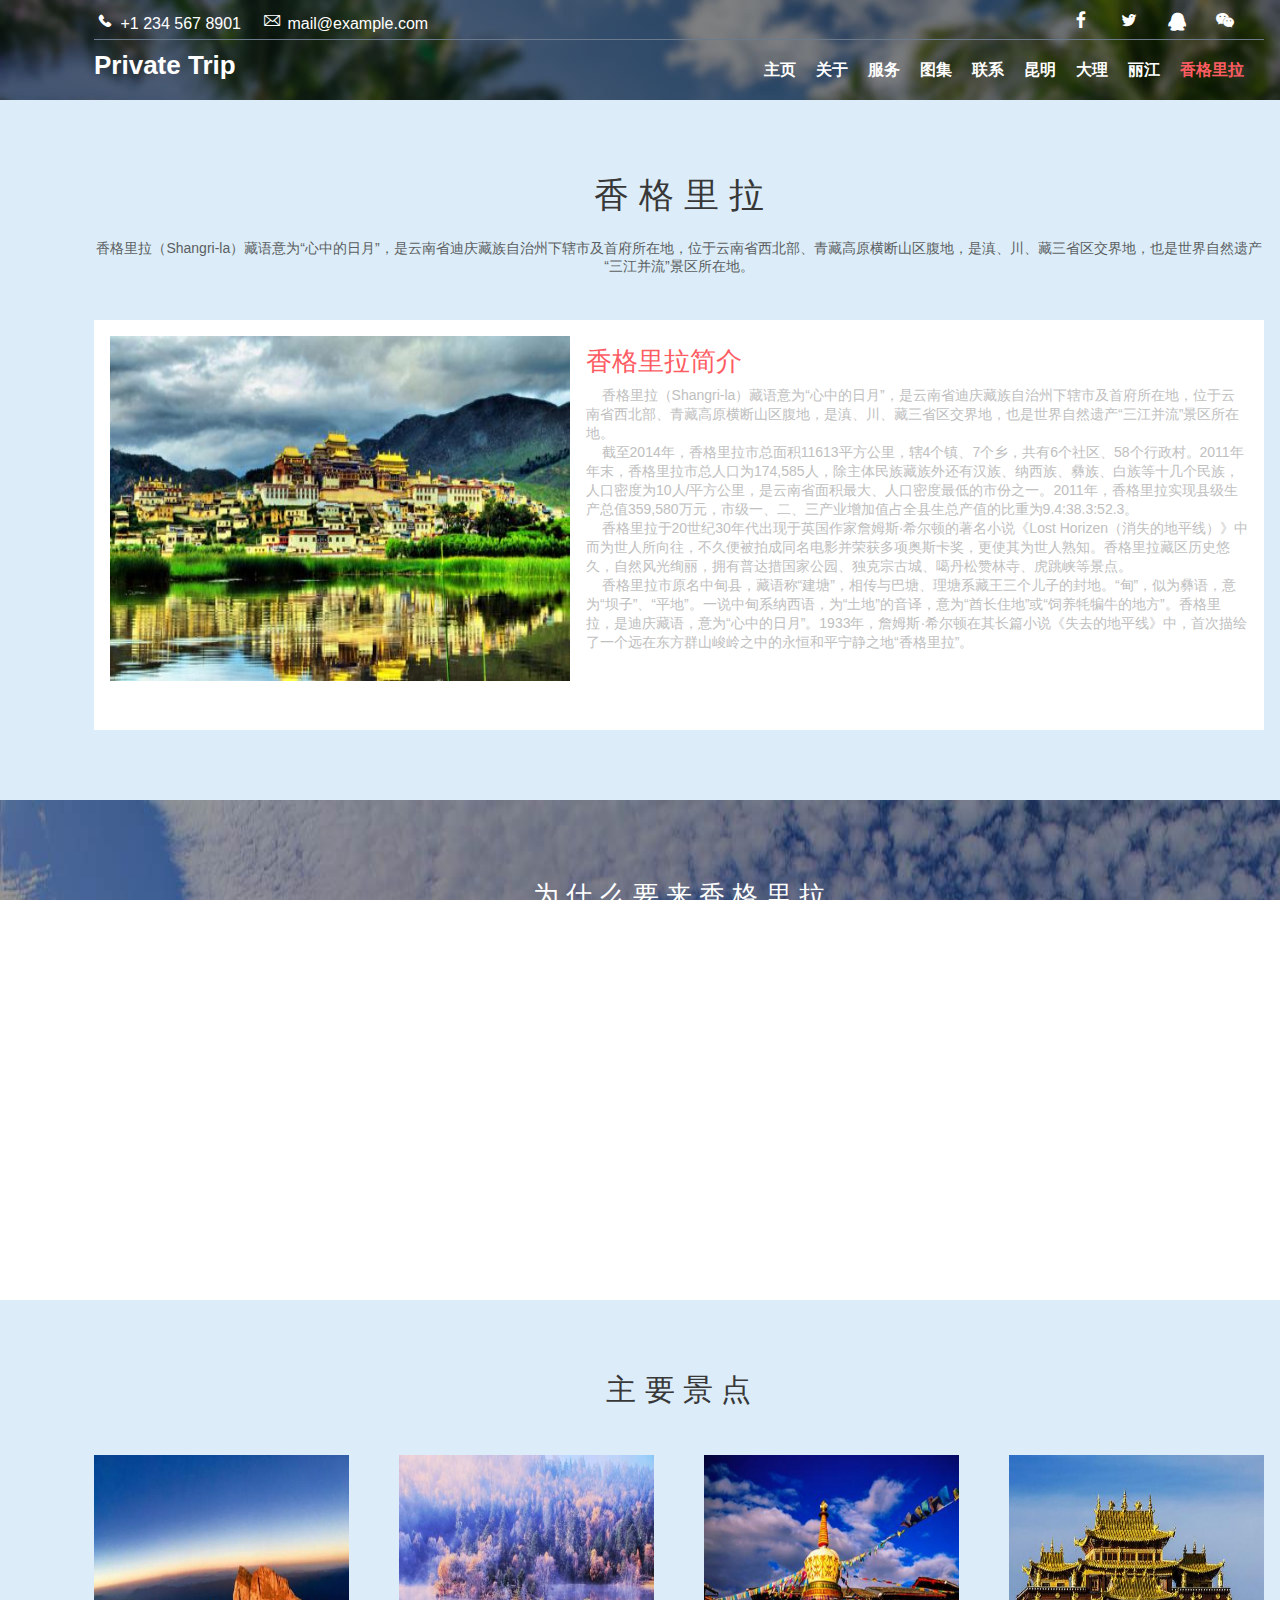
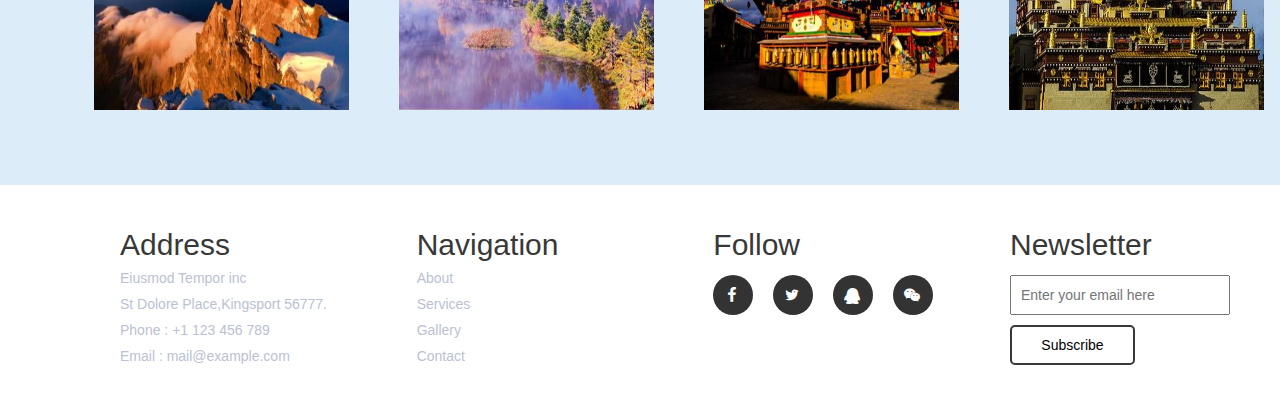
<file: 个人项目/xianggelila.html>
<!DOCTYPE html>
<html lang="en">
<head>
	<meta charset="UTF-8">
	<title>香格里拉</title>
	<link rel="stylesheet" href="css/xianggelila.css">
	<link rel="stylesheet" href="css/iconfont/iconfont.css">
	<script src="js/xianggelila.js"></script>
</head>
<body>
		<!-- banner图开始 -->
	<section class="banner">
		<ul class="bannertu">
			<li>
				<a href=""><img src="img/8.jpg" alt=""></a>
			</li>
		</ul>
	</section>
	<!-- banner图结束 -->
	<!-- banner图上的文字开始 -->
	<div class="top">
		<section class="banner-top">
			<div class="banner-left">				
				<li>
					<a href=""><i class="iconfont icon-iconorderdetailscellphone"></i> +1 234 567 8901</a>
				</li>
				<li>
					<a href=""><i class="iconfont icon-youjian"></i> mail@example.com</a>
				</li>				   
			</div>
			<div class="banner-right">
				<li>
				   <a href=""><i class="iconfont icon-facebookf"></i></a>
				</li>
				<li>
					<a href=""><i class="iconfont icon-xiaoniao"></i></a>
				</li>
				<li>
					<a href=""><i class="iconfont icon-qq"></i></a>
				</li>
				<li>
					<a href=""><i class="iconfont icon-weixin1"></i></a>
				</li>
			</div>
		</section>
		<section class="top2">
			<div class="top2-left">
				<a href=""><h2>Private Trip</h2></a>
			</div>
			<div class="top2-right">
				<li>
					<a href="index.html"><h6>主页</h6></a>
				</li>
				<li>
					<a href=""><h6>关于</h6></a>
				</li>
				<li>
					<a href=""><h6>服务</h6></a>
				</li>
				<li>
					<a href="gallery.html"><h6>图集</h6></a>
				</li>
				<li>
					<a href="contact.html"><h6>联系</h6></a>
				</li>
				<li>
					<a href="kunming.html"><h6>昆明</h6></a>
				</li>
				<li>
					<a href="dali.html"><h6>大理</h6></a>
				</li>
				<li>
					<a href="lijiang.html"><h6>丽江</h6></a>
				</li>
				<li>
					<a href="xianggelila.html"><h6 class="xiangge">香格里拉</h6></a>
				</li>
			</div>
		</section>
	</div>
	<div class="kunming">
		<h1>香&nbsp格&nbsp里&nbsp拉</h1>
		<h6>香格里拉（Shangri-la）藏语意为“心中的日月”，是云南省迪庆藏族自治州下辖市及首府所在地，位于云南省西北部、青藏高原横断山区腹地，是滇、川、藏三省区交界地，也是世界自然遗产“三江并流”景区所在地。</h6>
		<div class="infor">
			<div class="imgleft">
				<a href=""><img src="img/香格里拉.jpg" alt="" class="img1"></a>
			</div>
			<div class="wenziright">
				<h5>香格里拉简介</h5>
				<div class="jianjie">
					<span>&nbsp&nbsp&nbsp&nbsp香格里拉（Shangri-la）藏语意为“心中的日月”，是云南省迪庆藏族自治州下辖市及首府所在地，位于云南省西北部、青藏高原横断山区腹地，是滇、川、藏三省区交界地，也是世界自然遗产“三江并流”景区所在地。<br>
					&nbsp&nbsp&nbsp&nbsp截至2014年，香格里拉市总面积11613平方公里，辖4个镇、7个乡，共有6个社区、58个行政村。2011年年末，香格里拉市总人口为174,585人，除主体民族藏族外还有汉族、纳西族、彝族、白族等十几个民族，人口密度为10人/平方公里，是云南省面积最大、人口密度最低的市份之一。2011年，香格里拉实现县级生产总值359,580万元，市级一、二、三产业增加值占全县生总产值的比重为9.4:38.3:52.3。<br>
					&nbsp&nbsp&nbsp&nbsp香格里拉于20世纪30年代出现于英国作家詹姆斯·希尔顿的著名小说《Lost Horizen（消失的地平线）》中而为世人所向往，不久便被拍成同名电影并荣获多项奥斯卡奖，更使其为世人熟知。香格里拉藏区历史悠久，自然风光绚丽，拥有普达措国家公园、独克宗古城、噶丹松赞林寺、虎跳峡等景点。<br>
					&nbsp&nbsp&nbsp&nbsp香格里拉市原名中甸县，藏语称“建塘”，相传与巴塘、理塘系藏王三个儿子的封地。“甸”，似为彝语，意为“坝子”、“平地”。一说中甸系纳西语，为“土地”的音译，意为“酋长住地”或“饲养牦犏牛的地方”。香格里拉，是迪庆藏语，意为“心中的日月”。1933年，詹姆斯·希尔顿在其长篇小说《失去的地平线》中，首次描绘了一个远在东方群山峻岭之中的永恒和平宁静之地“香格里拉”。
					</span>
				</div>
			</div>
		</div>
	</div>
	<!-- banner图上的文字结束 -->
	<section class="banner1">
		<ul class="bannertu1">
			<li>
				<a href=""><!--<img src="img/o1.jpg" alt="">--></a>
				<div class="wenzi2">
					<h4>为&nbsp什&nbsp么&nbsp要&nbsp来&nbsp香&nbsp格&nbsp里&nbsp拉</h4>
					<div class="wenzi3">
						<h6>&nbsp&nbsp香格里拉地处青藏高原东南缘横断山脉三江纵谷区东部，沙鲁里山脉由四川甘孜入县境，分两支将县境东西两侧包围，金沙江从土照壁进入县境，南流至金江乡撒苏碧与丽江石鼓之间，突转向东北，至洛吉吉函流入四川坪子了境，将县境南部包围。香格里拉成为两头窄，中间宽，“雪山为城，金沙为池”的雄伟太势。县境地形总趋势西北高、东南低，最高点巴拉格宗海拔5545米，最低点洛吉吉函海拔1503米，海拔高差4042米，平均海拔3459米，县境地貌按形态可分为山地、高原、盆地、河谷。</h6>
						<h6>&nbsp&nbsp&nbsp香格里拉市位于云南省西北部的滇、川、藏大三角区域，地处迪庆香格里拉腹心地带。香格里拉市东与四川省稻城、木里二县接壤；西、南与丽江市、维西县隔金沙江相望；北与德钦县一衣带水。市境境域总面积11613平方公里</h6>
						<h6>&nbsp&nbsp香格里拉于20世纪30年代出现于英国作家詹姆斯·希尔顿的著名小说《Lost Horizen（消失的地平线）》中而为世人所向往，不久便被拍成同名电影并荣获多项奥斯卡奖，更使其为世人熟知。香格里拉藏区历史悠久，自然风光绚丽，拥有普达措国家公园、独克宗古城、噶丹松赞林寺、虎跳峡等景点。</h6>
						<h6>&nbsp香格里拉被誉为“最接近天堂的地方”</h6>
					</div>
					<div class="btn2">
						<a href="">
						<button>更&nbsp&nbsp多</button>
                        </a>
					</div>
				</div>
			</li>

		</ul>
	</section>
	<section class="mainp">
		<h2>主&nbsp要&nbsp景&nbsp点</h2>
		<ul class="jingdian">
			<li class="li1">
			    <img src="img/habaxueshan.jpg" alt="">
			    <div class="zhezhao1">
			    	<a href="" class="diming">
			    		<h6>哈巴雪山</h6>
			    	</a>
			    	<h5>云南省迪庆州香格里拉县</h5>
			    </div>
			</li>
			<li class="li2">
				<img src="img/pudacuo2.jpg" alt="">
				<div class="zhezhao2">
			    	<a href="" class="diming">
			    		<h6>普达措公园</h6>
			    	</a>
			    	<h5>云南省迪庆州香格里拉县</h5>
			    </div>
			</li>
			<li class="li3">
				<img src="img/tujidukezong.jpg" alt="">
				<div class="zhezhao3">
			    	<a href="" class="diming">
			    		<h6>独克宗古城</h6>
			    	</a>
			    	<h5>云南省迪庆州香格里拉县</h5>
			    </div>
			</li>
			<li class="li4">
				<img src="img/songzanlin.jpg" alt="">
				<div class="zhezhao4">
			    	<a href="" class="diming">
			    		<h6>松赞林寺</h6>
			    	</a>
			    	<h5>云南省迪庆州香格里拉县</h5>
			    </div>
			</li>
		</ul>
	</section>
	<!-- 底部开始 -->
	<div class="bottom">
		<ul>
			<li>
			    <h3>Address</h3>
			    <div class="rest">
			    	<h6>Eiusmod Tempor inc <br>
                        St Dolore Place,Kingsport 56777. <br>
                        Phone : +1 123 456 789 <br>
                        Email : mail@example.com
                    </h6>
			    </div>
			</li>
			<li>
				<h3>Navigation</h3>
				<div class="rest">
					<h6>
						<a href=""> About </a>  
					</h6>
					<h6>
						<a href="">Services</a>
					</h6>
					<h6>
						<a href="">Gallery </a>
					</h6>
					<h6>
						<a href="">Contact</a>
					</h6>					
				</div>
			</li>
			<li class="icon4">
				<h3>Follow</h3>
				<div class="rest2">
					<div class="yuan">
						<a href=""><i class="iconfont icon-facebookf"></i></a>
					</div>
					<div class="yuan">
						<a href=""><i class="iconfont icon-xiaoniao"></i></a>
					</div>
					<div class="yuan">
						<a href=""><i class="iconfont icon-qq"></i></a>
					</div>
					<div class="yuan">
						<a href=""><i class="iconfont icon-weixin1"></i></a>
					</div>
				</div>
			</li>
			<li class="enter2">
				<h3>Newsletter</h3>
				<div class="rest3">
					<textarea name="" id="" placeholder="Enter your email here"></textarea>
				</div>
				<div class="rest4">
					<button>Subscribe</button>
				</div>
			</li>
		</ul>
	</div>
	<!-- 底部结束 -->
	
</body>
</html>
</file>
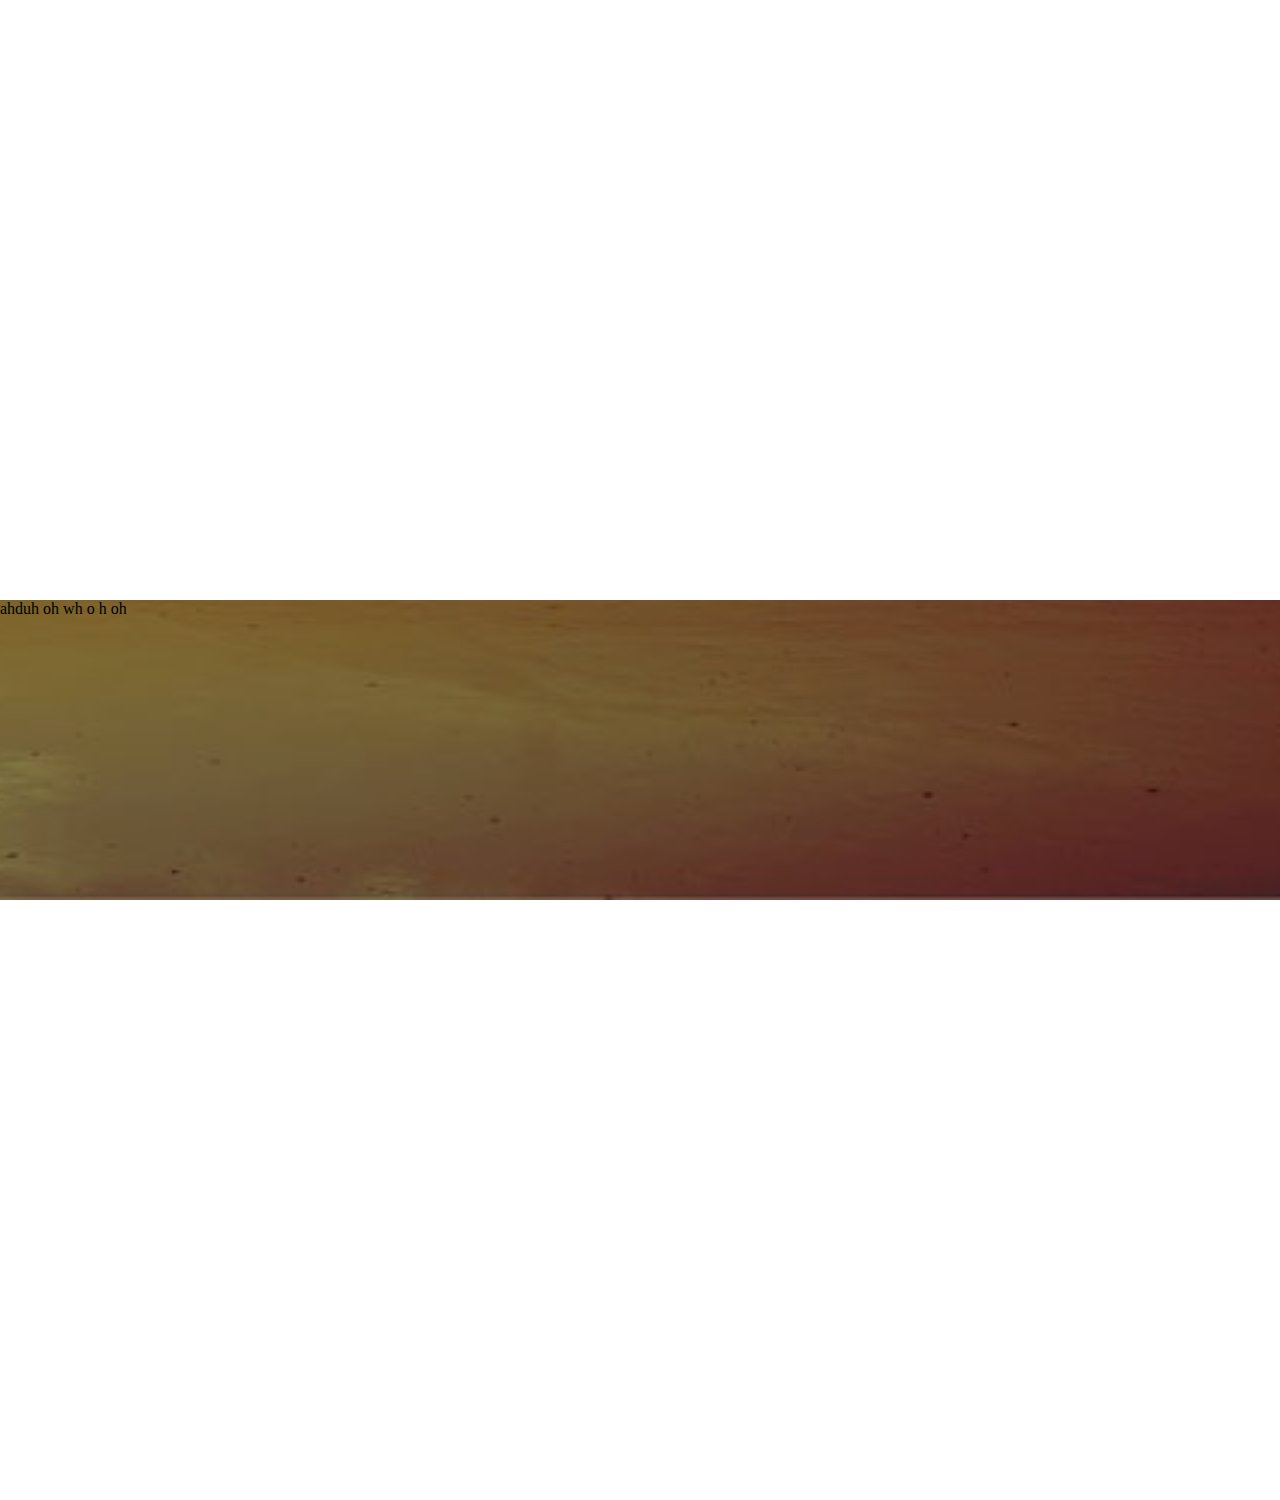
<file: 个人项目/css/xi.html>
<!DOCTYPE html>
<html lang="en">
<head>
    <meta charset="UTF-8">
    <title>Title</title>
</head>
<style>
    *{
        margin:0;
        padding:0;

    }
    body{
        background: url("../img/g1.jpg") center/cover fixed;
    }
    .box{
        width:100%;
        height:600px;
        background: #fff;
    }
    .box1{
        width:100%;
        height:300px;
        background: rgba(0,0,0,0.5);
    }
    .box2{
        width:100%;
        height:600px;
        background: #fff;
        text-align: center;
        line-height: 600px;
    }
</style>
<body>
    <div class="box">

    </div>
    <div class="box1">
            ahduh oh wh o h oh
    </div>
    <div class="box2">

    </div>
</body>
</html>
</file>
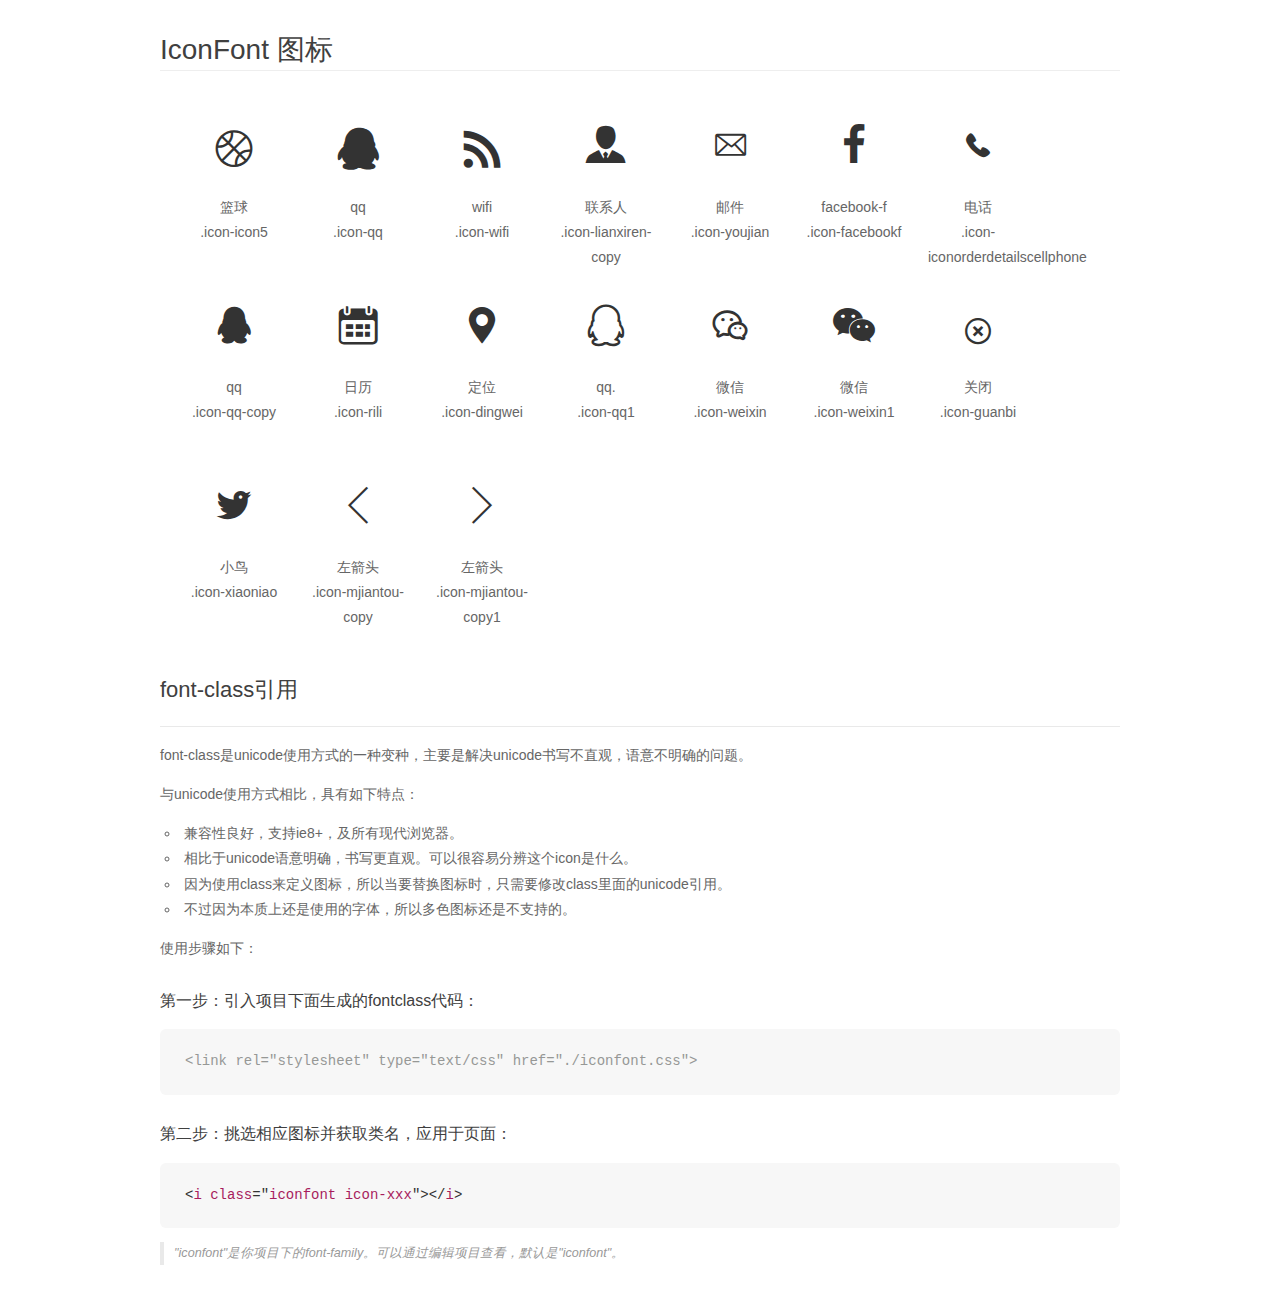
<file: 个人项目/css/iconfont/demo_fontclass.html>
<!DOCTYPE html>
<html>
<head>
    <meta charset="utf-8"/>
    <title>IconFont</title>
    <link rel="stylesheet" href="demo.css">
    <link rel="stylesheet" href="iconfont.css">
</head>
<body>
    <div class="main markdown">
        <h1>IconFont 图标</h1>
        <ul class="icon_lists clear">
            
                <li>
                <i class="icon iconfont icon-icon5"></i>
                    <div class="name">篮球</div>
                    <div class="fontclass">.icon-icon5</div>
                </li>
            
                <li>
                <i class="icon iconfont icon-qq"></i>
                    <div class="name">qq</div>
                    <div class="fontclass">.icon-qq</div>
                </li>
            
                <li>
                <i class="icon iconfont icon-wifi"></i>
                    <div class="name">wifi</div>
                    <div class="fontclass">.icon-wifi</div>
                </li>
            
                <li>
                <i class="icon iconfont icon-lianxiren-copy"></i>
                    <div class="name">联系人</div>
                    <div class="fontclass">.icon-lianxiren-copy</div>
                </li>
            
                <li>
                <i class="icon iconfont icon-youjian"></i>
                    <div class="name">邮件</div>
                    <div class="fontclass">.icon-youjian</div>
                </li>
            
                <li>
                <i class="icon iconfont icon-facebookf"></i>
                    <div class="name">facebook-f</div>
                    <div class="fontclass">.icon-facebookf</div>
                </li>
            
                <li>
                <i class="icon iconfont icon-iconorderdetailscellphone"></i>
                    <div class="name">电话</div>
                    <div class="fontclass">.icon-iconorderdetailscellphone</div>
                </li>
            
                <li>
                <i class="icon iconfont icon-qq-copy"></i>
                    <div class="name">qq</div>
                    <div class="fontclass">.icon-qq-copy</div>
                </li>
            
                <li>
                <i class="icon iconfont icon-rili"></i>
                    <div class="name">日历</div>
                    <div class="fontclass">.icon-rili</div>
                </li>
            
                <li>
                <i class="icon iconfont icon-dingwei"></i>
                    <div class="name">定位</div>
                    <div class="fontclass">.icon-dingwei</div>
                </li>
            
                <li>
                <i class="icon iconfont icon-qq1"></i>
                    <div class="name">qq.</div>
                    <div class="fontclass">.icon-qq1</div>
                </li>
            
                <li>
                <i class="icon iconfont icon-weixin"></i>
                    <div class="name">微信</div>
                    <div class="fontclass">.icon-weixin</div>
                </li>
            
                <li>
                <i class="icon iconfont icon-weixin1"></i>
                    <div class="name">微信</div>
                    <div class="fontclass">.icon-weixin1</div>
                </li>
            
                <li>
                <i class="icon iconfont icon-guanbi"></i>
                    <div class="name">关闭</div>
                    <div class="fontclass">.icon-guanbi</div>
                </li>
            
                <li>
                <i class="icon iconfont icon-xiaoniao"></i>
                    <div class="name">小鸟</div>
                    <div class="fontclass">.icon-xiaoniao</div>
                </li>
            
                <li>
                <i class="icon iconfont icon-mjiantou-copy"></i>
                    <div class="name">左箭头</div>
                    <div class="fontclass">.icon-mjiantou-copy</div>
                </li>
            
                <li>
                <i class="icon iconfont icon-mjiantou-copy1"></i>
                    <div class="name">左箭头</div>
                    <div class="fontclass">.icon-mjiantou-copy1</div>
                </li>
            
        </ul>

        <h2 id="font-class-">font-class引用</h2>
        <hr>

        <p>font-class是unicode使用方式的一种变种，主要是解决unicode书写不直观，语意不明确的问题。</p>
        <p>与unicode使用方式相比，具有如下特点：</p>
        <ul>
        <li>兼容性良好，支持ie8+，及所有现代浏览器。</li>
        <li>相比于unicode语意明确，书写更直观。可以很容易分辨这个icon是什么。</li>
        <li>因为使用class来定义图标，所以当要替换图标时，只需要修改class里面的unicode引用。</li>
        <li>不过因为本质上还是使用的字体，所以多色图标还是不支持的。</li>
        </ul>
        <p>使用步骤如下：</p>
        <h3 id="-fontclass-">第一步：引入项目下面生成的fontclass代码：</h3>


        <pre><code class="lang-js hljs javascript"><span class="hljs-comment">&lt;link rel="stylesheet" type="text/css" href="./iconfont.css"&gt;</span></code></pre>
        <h3 id="-">第二步：挑选相应图标并获取类名，应用于页面：</h3>
        <pre><code class="lang-css hljs">&lt;<span class="hljs-selector-tag">i</span> <span class="hljs-selector-tag">class</span>="<span class="hljs-selector-tag">iconfont</span> <span class="hljs-selector-tag">icon-xxx</span>"&gt;&lt;/<span class="hljs-selector-tag">i</span>&gt;</code></pre>
        <blockquote>
        <p>"iconfont"是你项目下的font-family。可以通过编辑项目查看，默认是"iconfont"。</p>
        </blockquote>
    </div>
</body>
</html>
</file>
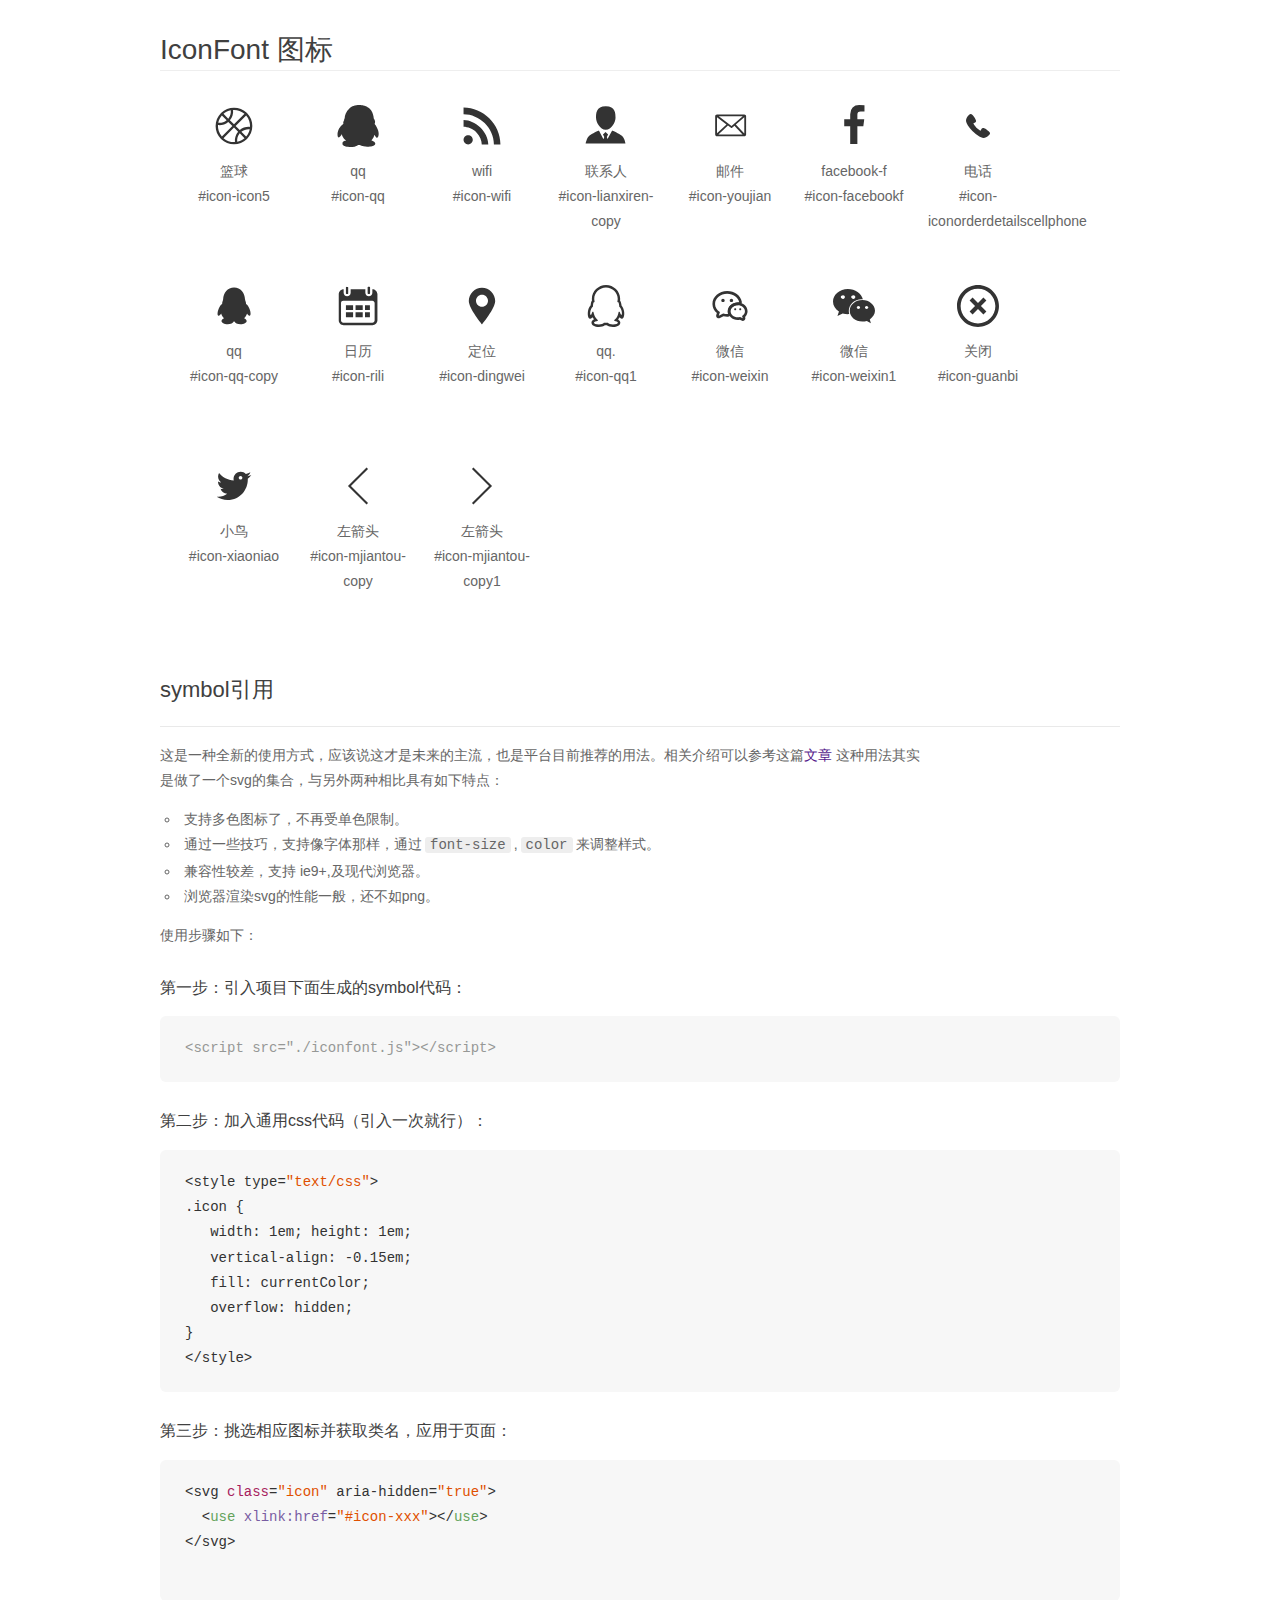
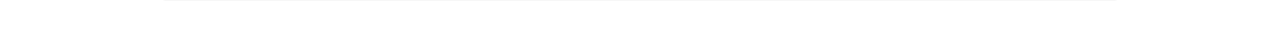
<file: 个人项目/css/iconfont/demo_symbol.html>
<!DOCTYPE html>
<html>
<head>
    <meta charset="utf-8"/>
    <title>IconFont</title>
    <link rel="stylesheet" href="demo.css">
    <script src="iconfont.js"></script>

    <style type="text/css">
        .icon {
          /* 通过设置 font-size 来改变图标大小 */
          width: 1em; height: 1em;
          /* 图标和文字相邻时，垂直对齐 */
          vertical-align: -0.15em;
          /* 通过设置 color 来改变 SVG 的颜色/fill */
          fill: currentColor;
          /* path 和 stroke 溢出 viewBox 部分在 IE 下会显示
             normalize.css 中也包含这行 */
          overflow: hidden;
        }

    </style>
</head>
<body>
    <div class="main markdown">
        <h1>IconFont 图标</h1>
        <ul class="icon_lists clear">
            
                <li>
                    <svg class="icon" aria-hidden="true">
                        <use xlink:href="#icon-icon5"></use>
                    </svg>
                    <div class="name">篮球</div>
                    <div class="fontclass">#icon-icon5</div>
                </li>
            
                <li>
                    <svg class="icon" aria-hidden="true">
                        <use xlink:href="#icon-qq"></use>
                    </svg>
                    <div class="name">qq</div>
                    <div class="fontclass">#icon-qq</div>
                </li>
            
                <li>
                    <svg class="icon" aria-hidden="true">
                        <use xlink:href="#icon-wifi"></use>
                    </svg>
                    <div class="name">wifi</div>
                    <div class="fontclass">#icon-wifi</div>
                </li>
            
                <li>
                    <svg class="icon" aria-hidden="true">
                        <use xlink:href="#icon-lianxiren-copy"></use>
                    </svg>
                    <div class="name">联系人</div>
                    <div class="fontclass">#icon-lianxiren-copy</div>
                </li>
            
                <li>
                    <svg class="icon" aria-hidden="true">
                        <use xlink:href="#icon-youjian"></use>
                    </svg>
                    <div class="name">邮件</div>
                    <div class="fontclass">#icon-youjian</div>
                </li>
            
                <li>
                    <svg class="icon" aria-hidden="true">
                        <use xlink:href="#icon-facebookf"></use>
                    </svg>
                    <div class="name">facebook-f</div>
                    <div class="fontclass">#icon-facebookf</div>
                </li>
            
                <li>
                    <svg class="icon" aria-hidden="true">
                        <use xlink:href="#icon-iconorderdetailscellphone"></use>
                    </svg>
                    <div class="name">电话</div>
                    <div class="fontclass">#icon-iconorderdetailscellphone</div>
                </li>
            
                <li>
                    <svg class="icon" aria-hidden="true">
                        <use xlink:href="#icon-qq-copy"></use>
                    </svg>
                    <div class="name">qq</div>
                    <div class="fontclass">#icon-qq-copy</div>
                </li>
            
                <li>
                    <svg class="icon" aria-hidden="true">
                        <use xlink:href="#icon-rili"></use>
                    </svg>
                    <div class="name">日历</div>
                    <div class="fontclass">#icon-rili</div>
                </li>
            
                <li>
                    <svg class="icon" aria-hidden="true">
                        <use xlink:href="#icon-dingwei"></use>
                    </svg>
                    <div class="name">定位</div>
                    <div class="fontclass">#icon-dingwei</div>
                </li>
            
                <li>
                    <svg class="icon" aria-hidden="true">
                        <use xlink:href="#icon-qq1"></use>
                    </svg>
                    <div class="name">qq.</div>
                    <div class="fontclass">#icon-qq1</div>
                </li>
            
                <li>
                    <svg class="icon" aria-hidden="true">
                        <use xlink:href="#icon-weixin"></use>
                    </svg>
                    <div class="name">微信</div>
                    <div class="fontclass">#icon-weixin</div>
                </li>
            
                <li>
                    <svg class="icon" aria-hidden="true">
                        <use xlink:href="#icon-weixin1"></use>
                    </svg>
                    <div class="name">微信</div>
                    <div class="fontclass">#icon-weixin1</div>
                </li>
            
                <li>
                    <svg class="icon" aria-hidden="true">
                        <use xlink:href="#icon-guanbi"></use>
                    </svg>
                    <div class="name">关闭</div>
                    <div class="fontclass">#icon-guanbi</div>
                </li>
            
                <li>
                    <svg class="icon" aria-hidden="true">
                        <use xlink:href="#icon-xiaoniao"></use>
                    </svg>
                    <div class="name">小鸟</div>
                    <div class="fontclass">#icon-xiaoniao</div>
                </li>
            
                <li>
                    <svg class="icon" aria-hidden="true">
                        <use xlink:href="#icon-mjiantou-copy"></use>
                    </svg>
                    <div class="name">左箭头</div>
                    <div class="fontclass">#icon-mjiantou-copy</div>
                </li>
            
                <li>
                    <svg class="icon" aria-hidden="true">
                        <use xlink:href="#icon-mjiantou-copy1"></use>
                    </svg>
                    <div class="name">左箭头</div>
                    <div class="fontclass">#icon-mjiantou-copy1</div>
                </li>
            
        </ul>


        <h2 id="symbol-">symbol引用</h2>
        <hr>

        <p>这是一种全新的使用方式，应该说这才是未来的主流，也是平台目前推荐的用法。相关介绍可以参考这篇<a href="">文章</a>
        这种用法其实是做了一个svg的集合，与另外两种相比具有如下特点：</p>
        <ul>
          <li>支持多色图标了，不再受单色限制。</li>
          <li>通过一些技巧，支持像字体那样，通过<code>font-size</code>,<code>color</code>来调整样式。</li>
          <li>兼容性较差，支持 ie9+,及现代浏览器。</li>
          <li>浏览器渲染svg的性能一般，还不如png。</li>
        </ul>
        <p>使用步骤如下：</p>
        <h3 id="-symbol-">第一步：引入项目下面生成的symbol代码：</h3>
        <pre><code class="lang-js hljs javascript"><span class="hljs-comment">&lt;script src="./iconfont.js"&gt;&lt;/script&gt;</span></code></pre>
        <h3 id="-css-">第二步：加入通用css代码（引入一次就行）：</h3>
        <pre><code class="lang-js hljs javascript">&lt;style type=<span class="hljs-string">"text/css"</span>&gt;
.icon {
   width: <span class="hljs-number">1</span>em; height: <span class="hljs-number">1</span>em;
   vertical-align: <span class="hljs-number">-0.15</span>em;
   fill: currentColor;
   overflow: hidden;
}
&lt;<span class="hljs-regexp">/style&gt;</span></code></pre>
        <h3 id="-">第三步：挑选相应图标并获取类名，应用于页面：</h3>
        <pre><code class="lang-js hljs javascript">&lt;svg <span class="hljs-class"><span class="hljs-keyword">class</span></span>=<span class="hljs-string">"icon"</span> aria-hidden=<span class="hljs-string">"true"</span>&gt;<span class="xml"><span class="hljs-tag">
  &lt;<span class="hljs-name">use</span> <span class="hljs-attr">xlink:href</span>=<span class="hljs-string">"#icon-xxx"</span>&gt;</span><span class="hljs-tag">&lt;/<span class="hljs-name">use</span>&gt;</span>
</span>&lt;<span class="hljs-regexp">/svg&gt;
        </span></code></pre>
    </div>
</body>
</html>
</file>
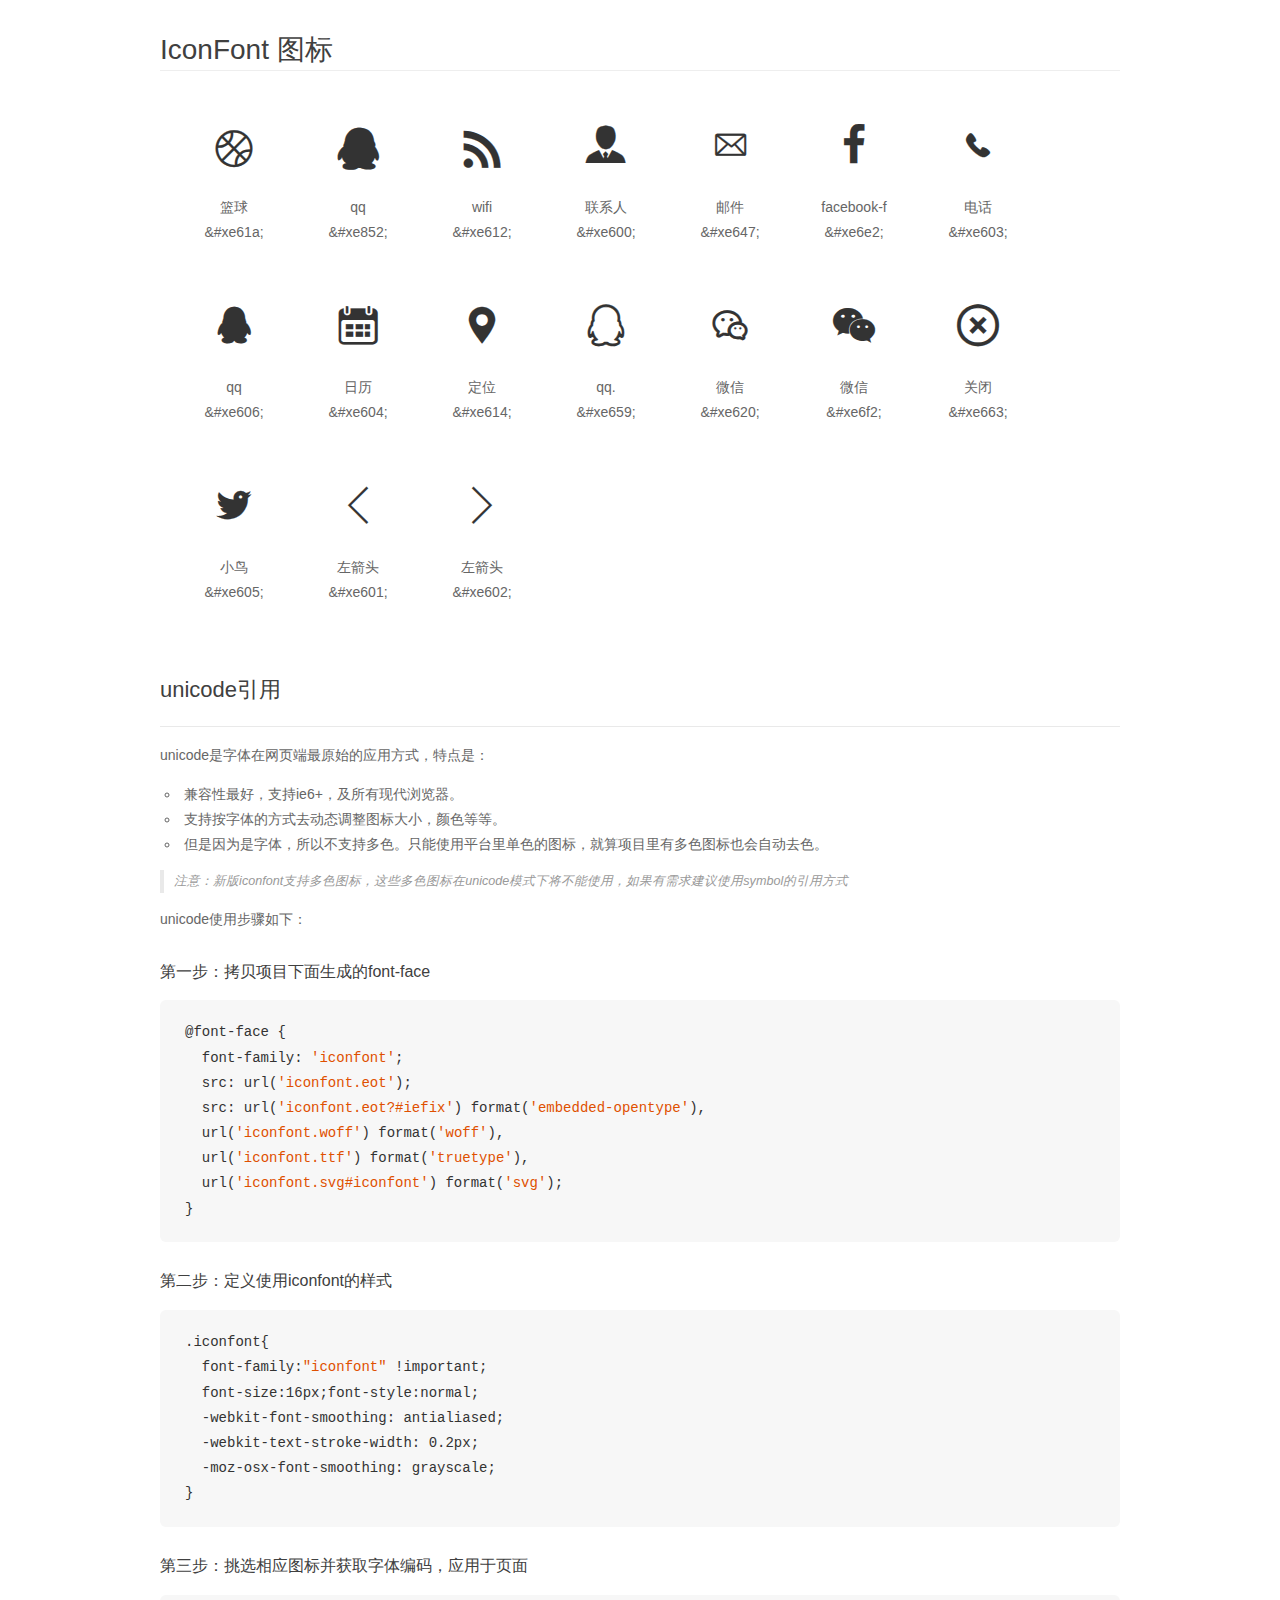
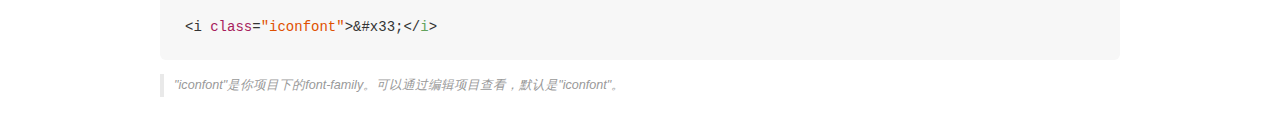
<file: 个人项目/css/iconfont/demo_unicode.html>
<!DOCTYPE html>
<html>
<head>
    <meta charset="utf-8"/>
    <title>IconFont</title>
    <link rel="stylesheet" href="demo.css">

    <style type="text/css">

        @font-face {font-family: "iconfont";
          src: url('iconfont.eot'); /* IE9*/
          src: url('iconfont.eot#iefix') format('embedded-opentype'), /* IE6-IE8 */
          url('iconfont.woff') format('woff'), /* chrome, firefox */
          url('iconfont.ttf') format('truetype'), /* chrome, firefox, opera, Safari, Android, iOS 4.2+*/
          url('iconfont.svg#iconfont') format('svg'); /* iOS 4.1- */
        }

        .iconfont {
          font-family:"iconfont" !important;
          font-size:16px;
          font-style:normal;
          -webkit-font-smoothing: antialiased;
          -webkit-text-stroke-width: 0.2px;
          -moz-osx-font-smoothing: grayscale;
        }

    </style>
</head>
<body>
    <div class="main markdown">
        <h1>IconFont 图标</h1>
        <ul class="icon_lists clear">
            
                <li>
                <i class="icon iconfont">&#xe61a;</i>
                    <div class="name">篮球</div>
                    <div class="code">&amp;#xe61a;</div>
                </li>
            
                <li>
                <i class="icon iconfont">&#xe852;</i>
                    <div class="name">qq</div>
                    <div class="code">&amp;#xe852;</div>
                </li>
            
                <li>
                <i class="icon iconfont">&#xe612;</i>
                    <div class="name">wifi</div>
                    <div class="code">&amp;#xe612;</div>
                </li>
            
                <li>
                <i class="icon iconfont">&#xe600;</i>
                    <div class="name">联系人</div>
                    <div class="code">&amp;#xe600;</div>
                </li>
            
                <li>
                <i class="icon iconfont">&#xe647;</i>
                    <div class="name">邮件</div>
                    <div class="code">&amp;#xe647;</div>
                </li>
            
                <li>
                <i class="icon iconfont">&#xe6e2;</i>
                    <div class="name">facebook-f</div>
                    <div class="code">&amp;#xe6e2;</div>
                </li>
            
                <li>
                <i class="icon iconfont">&#xe603;</i>
                    <div class="name">电话</div>
                    <div class="code">&amp;#xe603;</div>
                </li>
            
                <li>
                <i class="icon iconfont">&#xe606;</i>
                    <div class="name">qq</div>
                    <div class="code">&amp;#xe606;</div>
                </li>
            
                <li>
                <i class="icon iconfont">&#xe604;</i>
                    <div class="name">日历</div>
                    <div class="code">&amp;#xe604;</div>
                </li>
            
                <li>
                <i class="icon iconfont">&#xe614;</i>
                    <div class="name">定位</div>
                    <div class="code">&amp;#xe614;</div>
                </li>
            
                <li>
                <i class="icon iconfont">&#xe659;</i>
                    <div class="name">qq.</div>
                    <div class="code">&amp;#xe659;</div>
                </li>
            
                <li>
                <i class="icon iconfont">&#xe620;</i>
                    <div class="name">微信</div>
                    <div class="code">&amp;#xe620;</div>
                </li>
            
                <li>
                <i class="icon iconfont">&#xe6f2;</i>
                    <div class="name">微信</div>
                    <div class="code">&amp;#xe6f2;</div>
                </li>
            
                <li>
                <i class="icon iconfont">&#xe663;</i>
                    <div class="name">关闭</div>
                    <div class="code">&amp;#xe663;</div>
                </li>
            
                <li>
                <i class="icon iconfont">&#xe605;</i>
                    <div class="name">小鸟</div>
                    <div class="code">&amp;#xe605;</div>
                </li>
            
                <li>
                <i class="icon iconfont">&#xe601;</i>
                    <div class="name">左箭头</div>
                    <div class="code">&amp;#xe601;</div>
                </li>
            
                <li>
                <i class="icon iconfont">&#xe602;</i>
                    <div class="name">左箭头</div>
                    <div class="code">&amp;#xe602;</div>
                </li>
            
        </ul>
        <h2 id="unicode-">unicode引用</h2>
        <hr>

        <p>unicode是字体在网页端最原始的应用方式，特点是：</p>
        <ul>
        <li>兼容性最好，支持ie6+，及所有现代浏览器。</li>
        <li>支持按字体的方式去动态调整图标大小，颜色等等。</li>
        <li>但是因为是字体，所以不支持多色。只能使用平台里单色的图标，就算项目里有多色图标也会自动去色。</li>
        </ul>
        <blockquote>
        <p>注意：新版iconfont支持多色图标，这些多色图标在unicode模式下将不能使用，如果有需求建议使用symbol的引用方式</p>
        </blockquote>
        <p>unicode使用步骤如下：</p>
        <h3 id="-font-face">第一步：拷贝项目下面生成的font-face</h3>
        <pre><code class="lang-js hljs javascript">@font-face {
  font-family: <span class="hljs-string">'iconfont'</span>;
  src: url(<span class="hljs-string">'iconfont.eot'</span>);
  src: url(<span class="hljs-string">'iconfont.eot?#iefix'</span>) format(<span class="hljs-string">'embedded-opentype'</span>),
  url(<span class="hljs-string">'iconfont.woff'</span>) format(<span class="hljs-string">'woff'</span>),
  url(<span class="hljs-string">'iconfont.ttf'</span>) format(<span class="hljs-string">'truetype'</span>),
  url(<span class="hljs-string">'iconfont.svg#iconfont'</span>) format(<span class="hljs-string">'svg'</span>);
}
</code></pre>
        <h3 id="-iconfont-">第二步：定义使用iconfont的样式</h3>
        <pre><code class="lang-js hljs javascript">.iconfont{
  font-family:<span class="hljs-string">"iconfont"</span> !important;
  font-size:<span class="hljs-number">16</span>px;font-style:normal;
  -webkit-font-smoothing: antialiased;
  -webkit-text-stroke-width: <span class="hljs-number">0.2</span>px;
  -moz-osx-font-smoothing: grayscale;
}
</code></pre>
        <h3 id="-">第三步：挑选相应图标并获取字体编码，应用于页面</h3>
        <pre><code class="lang-js hljs javascript">&lt;i <span class="hljs-class"><span class="hljs-keyword">class</span></span>=<span class="hljs-string">"iconfont"</span>&gt;&amp;#x33;<span class="xml"><span class="hljs-tag">&lt;/<span class="hljs-name">i</span>&gt;</span></span></code></pre>

        <blockquote>
        <p>"iconfont"是你项目下的font-family。可以通过编辑项目查看，默认是"iconfont"。</p>
        </blockquote>
    </div>


</body>
</html>
</file>
<file: 个人项目/css/index.css>
@import url('base.css');
.banner{
	width: 100%;
	height: 650px;
	overflow: hidden;
	position: relative;
}
.bl{
	width: 50px;
	height: 50px;
	border-radius: 50%;
	background: rgba(0, 0, 0, 0.8);
	position: absolute;
    left: 94px;
    top: 50%;
    margin-top: -25px;
    /* opacity: 0; */
}
.bl a{
	display: block;
	margin-left: 15px;
}
.bl a i{
	font-size: 20px;
	color: #fff;
	line-height: 50px;
	text-align: center;
    font-weight: 600;
}
.br{
	width: 50px;
	height: 50px;
	border-radius: 50%;
	background: rgba(0, 0, 0, 0.8);
	position: absolute;
    right: 94px;
    top: 50%;
    margin-top: -25px;
    /* opacity: 0; */
}
.br a{
	display: block;
	margin-left: 15px;
}
.br a i{
	font-size: 20px;
	color: #fff;
	line-height: 50px;
	text-align: center;
    font-weight: 600;
}
.bannertu{
	width: 100%;
	height: 650px;
	position: relative;
}
.bannertu li{
	width: 100%;
	height: 100%;
	position: absolute;
	left: 0;
	top: 0;
	display: none;
}
.bannertu li:first-child{
	display: block;
}
.bannertu li .siminfor{
	width: 300px;
	height: 300px;
	border: 5px solid #fff;
	border-radius: 50%;
	position: absolute;
	top: 50%;
	left: 50%;
	margin-left: -150px;
	margin-top: -150px;
	z-index: 999;
}
.bannertu li .siminfor h1{
	font-size: 30px;
	color: #ffffff;
	line-height: 300px;
    letter-spacing: 20px;
    text-align: center;
}
.bannertu li .siminfor h1 a{
	color: #ffffff;
}
.bannertu li a{
	display: block;
	width: 100%;
	height: 100%;
}
.bannertu li a img{
	display: block;
	width: 100%;
	height: 100%;
}
.top{
	width: 1170px;
	height: 100px;
	position: absolute;
	/* background: red; */
	left: 94px;
	top: 0;
	z-index: 999;

}
.banner-top{
	width: 1170px;
	padding-top: 10px;
	padding-bottom: 10px;
	height: 40px;
	border-bottom: 1px solid #6B7A8D;
}
.banner-left{
	float: left;
}
.banner-left li{
	float: left;
	margin-right: 20px;
}	
.banner-left li a{
   /* font-size: 20px; */
   color: #fff;
   line-height: 22px;
}
.banner-left li a i{
	font-size: 22px;
}
.banner-right{
	float: right;
} 
.banner-right li{
	float: left;
	margin-right: 30px;
}
.banner-right li a i{
	font-size: 18px;
	color: #fff;
}
.banner-right li a i:hover{
	color: #FD5C63;
}
.top2{
	width: 100%;
	height: 60px;
	/* background: yellow; */
	padding-top: 10px;
	padding-bottom: 10px;
}
.top2-left{
	float: left;
}
.top2-left a h2{
	color: #fff;
	font-size: 26px;
}
.top2-right{
	float: right;
}
.top2-right li{
	float: left;
	margin-right: 20px;
	line-height: 40px;
}
.top2-right li a h6{
	font-size: 16px;
	color: #fff;
	transition: all .5s;
    letter-spacing: 3px;
}
.top2-right li a .home{
	color: #FD5C63;
}
.top2-right li a h6:hover{
	color: #FD5C63;
}
.sec{
	width: 100%;
	height: 540px;
	background: #DCEDF9;
}
.sec1{
	width: 100%;
	height: 120px;
	/* background: red; */
	padding-top: 60px;
}
.sec1 h3{
	font-size: 32px;
	color: #383838;
	line-height: 60px;
	text-align: center;
	letter-spacing: 5px;
}
.sec2{
	width: 100%;
	height: 30px;
	/* background: yellow; */
}
.sec2 h6{
	font-size: 10px;
	color: #473D38;
	line-height: 30px;
	text-align: center;
	font-weight: normal;
	letter-spacing: 1px;
}
.sec3{
	height: 300px;
	padding-top: 65px;
	padding-right: 94px;
	padding-left: 94px;
	display: flex;
	justify-content: space-between;
}
.sec3 li{
	width: 255px;
	height: 255px;
	/* background: yellow; */
	border-radius: 50%;
	position: relative;
}
.sec3 li a{
	display: block;
	width: 100%;
	height: 100%;
}
.sec3 li a img{
	display: block;
	width: 100%;
	height: 100%;
}
.wenzi{
	width: 255px;
	height: 255px;
	border-radius: 50%;
	position: absolute;
	top: 0;
	left: 0;
	z-index: 666;
}
.wenzi a h6{
	font-size: 30px;
    color: #fff;
    line-height: 255px;
    text-align: center;
    font-weight: normal;
	letter-spacing: 10px;
}
.yuanhuan{
	width: 100px;
	height: 100px;
	border: 1px solid #fff;
	border-radius: 50%;
	position: absolute;
	top: 0;
	bottom: 0;
	margin-top: auto;
	margin-bottom: auto;
	left: 77px;
	opacity: 0;
	transition: all .5s;
}
.sec3 li:hover .yuanhuan{
	opacity: 1;
	transform: scale(2, 2);
}
.three{
	width: 100%;
	height: 513px;
	background: #CEDDB6;
	padding: 65px 0;
}
.photo{
	width: 1140px;
	height: 385px;
	margin: 0 auto;
	background: yellow;
	position: relative;
}
.photo a{
	display: block;
	width: 100%;
	height: 100%;
}
.photo a img{
	display: block;
	width: 100%;
	height: 100%;
}
.wenzibox{
	width: 1140px;
	height: 385px;
	padding: 80px 60px;
	/* background: yellow; */
	position: absolute;
	top: 0;
	left: 0;
	z-index: 999;
}
.wenzibox h5{
	width: 1017px;
	height: 85px;
	font-size: 60px;
	color: #fff;
	font-weight: normal;
	text-align: center;
	letter-spacing: 20px;
}
.wenzibox h6{
	width: 1017px;
	font-size: 14px;
	color: #fff;
	text-align: center;
	font-weight: normal;
	margin-top: 20px;
	letter-spacing: 1px;
}
.wenzibox .h61{
	margin-left: 5px;
	margin-top: 0;
	letter-spacing: 1px;
}
.wenzibox .btn{
	width: 123px;
	height: 33px;
	background: #fff;
	margin: 40px auto;
	border-radius: 5px;
	transition: all .5s;
}
.wenzibox .btn:hover{
	background: #FD5C7B;	
}
.wenzibox .btn a{
	display: block;
	width: 123px;
	height: 33px;
}
.wenzibox .btn a h6{
	width: 123px;
	height: 33px;
	color: #3E3838;
	font-size: 14px;
	font-weight: normal;
	text-align: center;
	line-height: 33px;
}
.wenzibox .btn:hover a h6{
	color: #fff;
}
.four{
	width: 100%;
	height: 680px;
	background: #DCEDF9;
	padding: 40px 120px;
}
.four h1{
	width: 380px;
	height: 50px;
	margin: 0 auto;
	font-size: 40px;
	color: #383838;
	font-weight: normal;
	text-align: center;
	letter-spacing: 5px;
}
.four h6{
	width: 630px;
	height: 20px;
	margin: 20px auto;
	font-weight: normal;
	font-size: 14px;
	color: #3E3838;
	letter-spacing: 1px;
}
.four .four1{
	width: 1110px;
	height: 432px;
	margin-top: 65px;
	display: flex;
	justify-content: space-between;
}
.four .four1 li{
	width: 350px;
	height: 432px;
	background: #fff;
	overflow: hidden;
}
.four .four1 li .litop{
    width: 334px;
    height: 188px;
    margin: 0 auto;
    margin-top: 8px;
}
.four .four1 li .litop a{
	display: block;
	width: 334px;
    height: 188px;
}
.four .four1 li .litop a img{
	display: block;
	width: 334px;
    height: 188px;
}
.four .four1 li .limid{
	width: 310px;
	height: 20px;
	margin: 10px auto;
}
.four .four1 li .limid .midleft{
	width: 100px;
	height: 100%;
	float: left;
}
.four .four1 li .limid .midleft a i{
	font-size: 14px;
	color: #383838;
}
.four .four1 li .limid .midleft a i:hover{
	color: #FD5C63;
}
.four .four1 li .limid .midright{
	width: 130px;
	height: 100%;
	float: right;
}
.four .four1 li .limid .midright a i{
	font-size: 14px;
	color: #383838;
}
.four .four1 li .libott{
	width: 310px;
	height: 40px;
	margin: 10px auto;
}
.four .four1 li .libott a h6{
    font-size: 16px;
    color: #FD5C63;
    font-weight: 600;
}
.four .four1 li .libott a h6:hover{
	color: #000;
}
.four .four1 li .libott2{
	width: 310px;
	height: 120px;
	margin: 10px auto;
}
.four .four1 li .libott2 h6{
	font-size: 16px;
	font-weight: normal;
	line-height: 26px;
	color: #C9BBBB;
}
.bottom{
	width: 100%;
	height: 230px;
	background: #fff;
	padding: 40px 120px;
}
.bottom ul{
	width: 1110px;
	height: 141px;
	display: flex;
	justify-content: space-between;
}
.bottom ul li{
	width: 220px;
	height: 155px;
	background: #fff;
}
.bottom ul li h3{
	width: 100%;
	height: 40px;
	font-size: 30px;
	color: #383838;
	line-height: 40px;
	font-weight: normal;

}
.bottom ul li .rest{
	width: 100%;
	height: 100px;
}
.bottom ul li .rest h6{
	font-size: 14px;
	color: #BBC1D2;
	line-height: 26px;
	font-weight: normal;
}
.bottom ul li .rest h6 a{
	font-size: 14px;
	color: #BBC1D2;
}
.bottom ul .icon4 .rest2{
	width: 220px;
	height: 40px;
	margin-top: 10px;
	display: flex;
	justify-content: space-between;
}
.bottom ul .icon4 .rest2 .yuan{
	width: 40px;
	height: 40px;
	background: rgba(0, 0, 0, 0.8);
	border-radius: 50%;
	transition: all .5s;
}
.bottom ul .icon4 .rest2 .yuan:hover{
	background: #FD5C63;
}
.bottom ul .icon4 .rest2 .yuan a{
	display: block;
	width: 29px;
	height: 40px;
	border-radius: 50%;
	padding-left: 11px;
}
.icon4 .rest2 .yuan a i{
	font-size: 16px;
	color: #fff;
	text-align: center;
	line-height: 40px;
}
.bottom ul .enter2 .rest3{
	width: 220px;
	height: 40px;
	margin-top: 10px;
}
.bottom ul .enter2 .rest3 textarea{
	width: 220px;
	height: 40px;
	resize: none;
	outline: none;
	font-size: 14px;
	line-height: 38px;
	padding-left: 10px;
}
.bottom ul .enter2 .rest4{
	width: 220px;
	height: 40px;
	margin-top: 10px;
}
.bottom ul .enter2 .rest4 button{
	width: 125px;
	height: 40px;
	border: 2px solid #383838;
	outline: none;
	background: #fff;
	border-radius: 5px;
	font-size: 14px;
	transition: all .5s;
}
.bottom ul .enter2 .rest4 button:hover{
	border: 2px solid #FD5C63;
	color: #FD5C63;
}
</file>
<file: 个人项目/css/response.css>
/*
* @Author: DELL-PC
* @Date:   2017-08-29 09:58:36
* @Last Modified by:   DELL-PC
* @Last Modified time: 2017-08-30 08:42:50
*/
.container{
	height: auto;
	overflow: hidden;
	margin-left: auto;
	margin-right: auto;
	padding-left: 15px;     
	/* 数字15可自定 */
	padding-right: 15px;
	box-sizing: border-box;
}
.container-fluid{
	height: auto;
	overflow: hidden;
	margin-left: auto;
	margin-right: auto;
	box-sizing: border-box;
}
.row{
	height: auto;
	overflow: hidden;
	/* margin-left: -15px;
	margin-right: -15px; */
	box-sizing: border-box;
}
/* 清除浮动引发的bug */
.row::before,.row::after{
	content: "";
	display: block;
	width: 0;
	height: 0;
	line-height: 0;
	clear: both;
}
[class*="col-"]{
	float: left;
	padding-left: 15px;
	padding-right: 15px;
	box-sizing: border-box;
}
/* 手机端<768 col-xs- */
@media screen and (max-width: 768px){
    .col-xs-1{
    	width: 8.333333%;
    }
    .col-xs-2{
    	width: 16.666666%;
    }
    .col-xs-3{
    	width: 25%;
    }
    .col-xs-4{
    	width: 33.333333%;
    }
    .col-xs-5{
    	width: 41.666666%;
    }
    .col-xs-6{
    	width: 50%;
    }
    .col-xs-7{
    	width: 58.333333%;
    }
    .col-xs-8{
    	width: 66.666666%;
    }
    .col-xs-9{
    	width: 75%
    }
    .col-xs-10{
    	width: 83.333333%;
    }
    .col-xs-11{
    	width: 91.666666%;
    }
    .col-xs-12{
    	width: 100%;
    }
    .hidden-xs{
    	display: none;
    }
    .col-xs-pull-1{
        position: relative;
        right: 8.333333%;
    }
    .col-xs-pull-2{
        position: relative;
        right: 16.666666%;
    }
    .col-xs-pull-3{
        position: relative;
        right: 25%;
    }
    .col-xs-pull-4{
        position: relative;
        right: 33.333333%;
    }
    .col-xs-pull-5{
        position: relative;
        right: 41.666666%;
    }
    .col-xs-pull-6{
        position: relative;
        right: 50%;
    }
    .col-xs-pull-7{
        position: relative;
        right: 58.333333%;
    }
    .col-xs-pull-8{
        position: relative;
        right: 66.666666%;
    }
    .col-xs-pull-9{
        position: relative;
        right: 75%;
    }
    .col-xs-pull-10{
        position: relative;
        right: 83.33333%;
    }
    .col-xs-pull-11{
        position: relative;
        right: 91.666666%;
    }
    .col-xs-pull-12{
        position: relative;
        right: 100%;
    }
    .col-xs-push-1{
        position: relative;
        right: 8.333333%;
    }
    .col-xs-push-2{
        position: relative;
        right: 16.666666%;
    }
    .col-xs-push-3{
        position: relative;
        right: 25%;
    }
    .col-xs-push-4{
        position: relative;
        right: 33.333333%;
    }
    .col-xs-push-5{
        position: relative;
        right: 41.666666%;
    }
    .col-xs-push-6{
        position: relative;
        right: 50%;
    }
    .col-xs-push-7{
        position: relative;
        right: 58.333333%;
    }
    .col-xs-push-8{
        position: relative;
        right: 66.666666%;
    }
    .col-xs-push-9{
        position: relative;
        right: 75%;
    }
    .col-xs-push-10{
        position: relative;
        right: 83.33333%;
    }
    .col-xs-push-11{
        position: relative;
        right: 91.666666%;
    }
    .col-xs-push-12{
        position: relative;
        right: 100%;
    }

}
/* 平板端 768~992 col-sm-  固定750px*/
@media screen and (min-width: 768px) and (max-width: 992px){
    .container{
    	width: 750px;
    }
    .col-sm-1{
    	width: 8.333333%;
    }
    .col-sm-2{
    	width: 16.666666%;
    }
    .col-sm-3{
    	width: 25%;
    }
    .col-sm-4{
    	width: 33.333333%;
    }
    .col-sm-5{
    	width: 41.666666%;
    }
    .col-sm-6{
    	width: 50%;
    }
    .col-sm-7{
    	width: 58.333333%;
    }
    .col-sm-8{
    	width: 66.666666%;
    }
    .col-sm-9{
    	width: 75%;
    }
    .col-sm-10{
    	width: 83.333333%;
    }
    .col-sm-11{
    	width: 91.666666%;
    }
    .col-sm-12{
    	width: 100%;
    }
    .hidden-sm{
    	display: none;
    }
    .col-sm-pull-1{
        position: relative;
        right: 8.333333%;
    }
    .col-sm-pull-2{
        position: relative;
        right: 16.666666%;
    }
    .col-sm-pull-3{
        position: relative;
        right: 25%;
    }
    .col-sm-pull-4{
        position: relative;
        right: 33.333333%;
    }
    .col-sm-pull-5{
        position: relative;
        right: 41.666666%;
    }
    .col-sm-pull-6{
        position: relative;
        right: 50%;
    }
    .col-sm-pull-7{
        position: relative;
        right: 58.333333%;
    }
    .col-sm-pull-8{
        position: relative;
        right: 66.666666%;
    }
    .col-sm-pull-9{
        position: relative;
        right: 75%;
    }
    .col-sm-pull-10{
        position: relative;
        right: 83.33333%;
    }
    .col-sm-pull-11{
        position: relative;
        right: 91.666666%;
    }
    .col-sm-pull-12{
        position: relative;
        right: 100%;
    }
    .col-sm-push-1{
        position: relative;
        right: 8.333333%;
    }
    .col-sm-push-2{
        position: relative;
        right: 16.666666%;
    }
    .col-sm-push-3{
        position: relative;
        right: 25%;
    }
    .col-sm-push-4{
        position: relative;
        right: 33.333333%;
    }
    .col-sm-push-5{
        position: relative;
        right: 41.666666%;
    }
    .col-sm-push-6{
        position: relative;
        right: 50%;
    }
    .col-sm-push-7{
        position: relative;
        right: 58.333333%;
    }
    .col-sm-push-8{
        position: relative;
        right: 66.666666%;
    }
    .col-sm-push-9{
        position: relative;
        right: 75%;
    }
    .col-sm-push-10{
        position: relative;
        right: 83.33333%;
    }
    .col-sm-push-11{
        position: relative;
        right: 91.666666%;
    }
    .col-sm-push-12{
        position: relative;
        right: 100%;
    }

}
/* pc小屏 992~1200 col-md- 固定970px */
@media screen and (min-width: 992px) and (max-width: 1200px){
   .container{
   	width: 970px;
   }
   .col-md-1{
    	width: 8.333333%;
    }
    .col-md-2{
    	width: 16.666666%;
    }
    .col-md-3{
    	width: 25%;
    }
    .col-md-4{
    	width: 33.333333%;
    }
    .col-md-5{
    	width: 41.666666%;
    }
    .col-md-6{
    	width: 50%;
    }
    .col-md-7{
    	width: 58.333333%;
    }
    .col-md-8{
    	width: 66.666666%;
    }
    .col-md-9{
    	width: 75%
    }
    .col-md-10{
    	width: 83.333333%;
    }
    .col-md-11{
    	width: 91.666666%;
    }
    .col-md-12{
    	width: 100%;
    }
    .hidden-md{
    	display: none;
    }
    .col-md-pull-1{
        position: relative;
        right: 8.333333%;
    }
    .col-md-pull-2{
        position: relative;
        right: 16.666666%;
    }
    .col-md-pull-3{
        position: relative;
        right: 25%;
    }
    .col-md-pull-4{
        position: relative;
        right: 33.333333%;
    }
    .col-md-pull-5{
        position: relative;
        right: 41.666666%;
    }
    .col-md-pull-6{
        position: relative;
        right: 50%;
    }
    .col-md-pull-7{
        position: relative;
        right: 58.333333%;
    }
    .col-md-pull-8{
        position: relative;
        right: 66.666666%;
    }
    .col-md-pull-9{
        position: relative;
        right: 75%;
    }
    .col-md-pull-10{
        position: relative;
        right: 83.33333%;
    }
    .col-md-pull-11{
        position: relative;
        right: 91.666666%;
    }
    .col-md-pull-12{
        position: relative;
        right: 100%;
    }
    .col-md-push-1{
        position: relative;
        right: 8.333333%;
    }
    .col-md-push-2{
        position: relative;
        right: 16.666666%;
    }
    .col-md-push-3{
        position: relative;
        right: 25%;
    }
    .col-md-push-4{
        position: relative;
        right: 33.333333%;
    }
    .col-md-push-5{
        position: relative;
        right: 41.666666%;
    }
    .col-md-push-6{
        position: relative;
        right: 50%;
    }
    .col-md-push-7{
        position: relative;
        right: 58.333333%;
    }
    .col-md-push-8{
        position: relative;
        right: 66.666666%;
    }
    .col-md-push-9{
        position: relative;
        right: 75%;
    }
    .col-md-push-10{
        position: relative;
        right: 83.33333%;
    }
    .col-md-push-11{
        position: relative;
        right: 91.666666%;
    }
    .col-md-push-12{
        position: relative;
        right: 100%;
    }
}
/* pc大屏 >1200 col-lg- 固定1170px */
@media screen and (min-width: 1200px){
   .container{
   	width: 1170px;
   }
    .col-lg-1{
    	width: 8.333333%;
    }
    .col-lg-2{
    	width: 16.666666%;
    }
    .col-lg-3{
    	width: 25%;
    }
    .col-lg-4{
    	width: 33.333333%;
    }
    .col-lg-5{
    	width: 41.666666%;
    }
    .col-lg-6{
    	width: 50%;
    }
    .col-lg-7{
    	width: 58.333333%;
    }
    .col-lg-8{
    	width: 66.666666%;
    }
    .col-lg-9{
    	width: 75%;
    }
    .col-lg-10{
    	width: 83.333333%;
    }
    .col-lg-11{
    	width: 91.666666%;
    }
    .col-lg-12{
    	width: 100%;
    }
    .hidden-lg{
    	display: none;
    }
    .col-lg-pull-1{
        position: relative;
        right: 8.333333%;
    }
    .col-lg-pull-2{
        position: relative;
        right: 16.666666%;
    }
    .col-lg-pull-3{
        position: relative;
        right: 25%;
    }
    .col-lg-pull-4{
        position: relative;
        right: 33.333333%;
    }
    .col-lg-pull-5{
        position: relative;
        right: 41.666666%;
    }
    .col-lg-pull-6{
        position: relative;
        right: 50%;
    }
    .col-lg-pull-7{
        position: relative;
        right: 58.333333%;
    }
    .col-lg-pull-8{
        position: relative;
        right: 66.666666%;
    }
    .col-lg-pull-9{
        position: relative;
        right: 75%;
    }
    .col-lg-pull-10{
        position: relative;
        right: 83.33333%;
    }
    .col-lg-pull-11{
        position: relative;
        right: 91.666666%;
    }
    .col-lg-pull-12{
        position: relative;
        right: 100%;
    }
    .col-lg-push-1{
        position: relative;
        right: 8.333333%;
    }
    .col-lg-push-2{
        position: relative;
        right: 16.666666%;
    }
    .col-lg-push-3{
        position: relative;
        right: 25%;
    }
    .col-lg-push-4{
        position: relative;
        right: 33.333333%;
    }
    .col-lg-push-5{
        position: relative;
        right: 41.666666%;
    }
    .col-lg-push-6{
        position: relative;
        right: 50%;
    }
    .col-lg-push-7{
        position: relative;
        right: 58.333333%;
    }
    .col-lg-push-8{
        position: relative;
        right: 66.666666%;
    }
    .col-lg-push-9{
        position: relative;
        right: 75%;
    }
    .col-lg-push-10{
        position: relative;
        right: 83.33333%;
    }
    .col-lg-push-11{
        position: relative;
        right: 91.666666%;
    }
    .col-lg-push-12{
        position: relative;
        right: 100%;
    }

}
</file>
<file: 个人项目/css/iconfont/iconfont.css>
@font-face {font-family: "iconfont";
  src: url('iconfont.eot?t=1508464203548'); /* IE9*/
  src: url('iconfont.eot?t=1508464203548#iefix') format('embedded-opentype'), /* IE6-IE8 */
  url('[data-uri]') format('woff'),
  url('iconfont.ttf?t=1508464203548') format('truetype'), /* chrome, firefox, opera, Safari, Android, iOS 4.2+*/
  url('iconfont.svg?t=1508464203548#iconfont') format('svg'); /* iOS 4.1- */
}

.iconfont {
  font-family:"iconfont" !important;
  font-size:16px;
  font-style:normal;
  -webkit-font-smoothing: antialiased;
  -moz-osx-font-smoothing: grayscale;
}

.icon-icon5:before { content: "\e61a"; }

.icon-qq:before { content: "\e852"; }

.icon-wifi:before { content: "\e612"; }

.icon-lianxiren-copy:before { content: "\e600"; }

.icon-youjian:before { content: "\e647"; }

.icon-facebookf:before { content: "\e6e2"; }

.icon-iconorderdetailscellphone:before { content: "\e603"; }

.icon-qq-copy:before { content: "\e606"; }

.icon-rili:before { content: "\e604"; }

.icon-dingwei:before { content: "\e614"; }

.icon-qq1:before { content: "\e659"; }

.icon-weixin:before { content: "\e620"; }

.icon-weixin1:before { content: "\e6f2"; }

.icon-guanbi:before { content: "\e663";font-size: 26px;text-align: center;line-height: 50px; }

.icon-xiaoniao:before { content: "\e605"; }

.icon-mjiantou-copy:before { content: "\e601"; }

.icon-mjiantou-copy1:before { content: "\e602"; }
</file>
<file: 个人项目/css/contact.css>
@import url('base.css');
.banner{
	width: 100%;
	height: 800px;
	/* position: relative; */
}
.bannertu{
	width: 100%;
	height: 800px;
	position: relative;
}
.bannertu li{
	width: 100%;
	height: 100%;
	/* position: absolute;
	left: 0;
	top: 0; */
}
.bannertu li a{
	display: block;
	width: 100%;
	height: 100%;
}
.bannertu li a img{
	display: block;
	width: 100%;
	height: 100%;
}
.top{
	width: 1170px;
	height: 100px;
	position: absolute;
	/* background: red; */
	left: 94px;
	top: 0;
	z-index: 999;

}
.banner-top{
	width: 1170px;
	padding-top: 10px;
	padding-bottom: 10px;
	height: 40px;
	border-bottom: 1px solid #6B7A8D;
}
.banner-left{
	float: left;
}
.banner-left li{
	float: left;
	margin-right: 20px;
}	
.banner-left li a{
   /* font-size: 20px; */
   color: #fff;
   line-height: 22px;
}
.banner-left li a i{
	font-size: 22px;
}
.banner-right{
	float: right;
} 
.banner-right li{
	float: left;
	margin-right: 30px;
}
.banner-right li a i{
	font-size: 18px;
	color: #fff;
}
.banner-right li a i:hover{
	color: #FD5C63;
}
.top2{
	width: 100%;
	height: 60px;
	/* background: yellow; */
	padding-top: 10px;
	padding-bottom: 10px;
}
.top2-left{
	float: left;
}
.top2-left a h2{
	color: #fff;
	font-size: 26px;
}
.top2-right{
	float: right;
}
.top2-right li{
	float: left;
	margin-right: 20px;
	line-height: 40px;
}
.top2-right li a h6{
	font-size: 16px;
	color: #fff;
	transition: all .5s;
}
.top2-right li a h6:hover{
	color: #FD5C63;
}
.top2-right li a .contact{
	color: #FD5C63;
}
.lianxi{
	width: 100%;
	height: 700px;
	padding: 70px 94px;
	position: absolute;
	background: #DCEDF9;
	left: 0;
	top: 100px;
}
.lianxi h1{
	width: 1170px;
	height: 50px;
	font-size: 35px;
	color: #383838;
	text-align: center;
	line-height: 50px;
	font-weight: normal
}
.lianxi h6{
	width: 1170px;
	height: 20px;
	font-size: 14px;
	color: #5B5E61;
	text-align: center;
	font-weight: normal;
	margin-top: 20px;
}
.lxbox{
	width: 1170px;
	height: 410px;
	background: #fff;
	margin-top: 60px;
	display: flex;
	justify-content: space-between;
}
.lxbox li{
	width: 580px;
	height: 390px;
	margin-top: 10px;
}
.lxbox .getc{
	padding-left: 30px;
}
.lxbox .getc h5{
   width: 550px;
   height: 30px;
   margin-top: 10px;
   font-size: 26px;
   text-align: center;
   line-height: 30px;
   font-weight: normal;
   color: #383838;
}
.lxbox .getc .lianxiwenzi{
	width: 550px;
	height: 100px;
	margin-top: 20px;
	padding-top: 5px;
}
.getc .lianxiwenzi span{
	font-size: 14px;
	color: #BBBBC9;
	line-height: 20px;
}
.getc .lxstyle{
	width: 550px;
	height: 200px;
	margin-top: 20px;
	padding-top: 5px;
}
.lxstyle .fangshi{
	width: 550px;
	height: 40px;
	margin-bottom: 20px;
}
.lxstyle .fangshi .yuan1{
	width: 40px;
	height: 40px;
	border-radius: 50%;
	background: #F44336;
	float: left;
	color: #fff;
	text-align: center;
	line-height: 40px;
}
.lxstyle .fangshi .yuan1 i{
	font-size: 22px;

}
.lxstyle .fangshi .dianhua{
	width: 500px;
	height: 100%;
	padding-left: 20px;
	float: left;
}
.lxstyle .fangshi .dianhua span{
	font-size: 14px;
	line-height: 40px;
	color: #BBBBC9;
}
.lxbox .leavec h5{
   width: 580px;
   height: 30px;
   margin-top: 10px;
   font-size: 26px;
   text-align: center;
   line-height: 30px;
   font-weight: normal;
   color: #383838;
   margin-bottom: 30px;
}
.lxbox .leavec textarea{
	width: 530px;
	height: 40px;
	margin: 0 30px 20px 20px;
	resize: none;
	outline: none;
	padding-left: 10px;
	line-height: 38px;
}
.lxbox .leavec button{
	width: 106px;
	height: 35px;
	border: 2px solid #383838;
	margin-left: 20px;
	border-radius: 5px;
	outline: none;
	font-size: 16px;
	background: #fff;
	transition: all .5s;
}
.lxbox .leavec button:hover{
	color: #FD4C31;
	border: 2px solid #FD4C31;
}
.bottom{
	width: 100%;
	height: 230px;
	background: #fff;
	padding: 40px 120px;
}
.bottom ul{
	width: 1110px;
	height: 141px;
	display: flex;
	justify-content: space-between;
}
.bottom ul li{
	width: 220px;
	height: 155px;
	background: #fff;
}
.bottom ul li h3{
	width: 100%;
	height: 40px;
	font-size: 30px;
	color: #383838;
	line-height: 40px;
	font-weight: normal;

}
.bottom ul li .rest{
	width: 100%;
	height: 100px;
}
.bottom ul li .rest h6{
	font-size: 14px;
	color: #BBC1D2;
	line-height: 26px;
	font-weight: normal;
}
.bottom ul li .rest h6 a{
	font-size: 14px;
	color: #BBC1D2;
}
.bottom ul .icon4 .rest2{
	width: 220px;
	height: 40px;
	margin-top: 10px;
	display: flex;
	justify-content: space-between;
}
.bottom ul .icon4 .rest2 .yuan{
	width: 40px;
	height: 40px;
	background: rgba(0, 0, 0, 0.8);
	border-radius: 50%;
	transition: all .5s;
}
.bottom ul .icon4 .rest2 .yuan:hover{
	background: #FD5C63;
}
.bottom ul .icon4 .rest2 .yuan a{
	display: block;
	width: 29px;
	height: 40px;
	border-radius: 50%;
	padding-left: 11px;
}
.icon4 .rest2 .yuan a i{
	font-size: 16px;
	color: #fff;
	text-align: center;
	line-height: 40px;
}
.bottom ul .enter2 .rest3{
	width: 220px;
	height: 40px;
	margin-top: 10px;
}
.bottom ul .enter2 .rest3 textarea{
	width: 220px;
	height: 40px;
	resize: none;
	outline: none;
	font-size: 14px;
	line-height: 38px;
	padding-left: 10px;
}
.bottom ul .enter2 .rest4{
	width: 220px;
	height: 40px;
	margin-top: 10px;
}
.bottom ul .enter2 .rest4 button{
	width: 125px;
	height: 40px;
	border: 2px solid #383838;
	outline: none;
	background: #fff;
	border-radius: 5px;
	font-size: 14px;
	transition: all .5s;
}
.bottom ul .enter2 .rest4 button:hover{
	border: 2px solid #FD5C63;
	color: #FD5C63;
}
</file>
<file: 个人项目/css/dali.css>
@import url('base.css');
.banner{
	width: 100%;
	height: 800px;
	/* position: relative; */
}
.bannertu{
	width: 100%;
	height: 800px;
	position: relative;
}
.bannertu li{
	width: 100%;
	height: 100%;
	/* position: absolute;
	left: 0;
	top: 0; */
}
.bannertu li a{
	display: block;
	width: 100%;
	height: 100%;
}
.bannertu li a img{
	display: block;
	width: 100%;
	height: 100%;
}
.top{
	width: 1170px;
	height: 100px;
	position: absolute;
	/* background: red; */
	left: 94px;
	top: 0;
	z-index: 999;

}
.banner-top{
	width: 1170px;
	padding-top: 10px;
	padding-bottom: 10px;
	height: 40px;
	border-bottom: 1px solid #6B7A8D;
}
.banner-left{
	float: left;
}
.banner-left li{
	float: left;
	margin-right: 20px;
}	
.banner-left li a{
   /* font-size: 20px; */
   color: #fff;
   line-height: 22px;
}
.banner-left li a i{
	font-size: 22px;
}
.banner-right{
	float: right;
} 
.banner-right li{
	float: left;
	margin-right: 30px;
}
.banner-right li a i{
	font-size: 18px;
	color: #fff;
}
.banner-right li a i:hover{
	color: #FD5C63;
}
.top2{
	width: 100%;
	height: 60px;
	/* background: yellow; */
	padding-top: 10px;
	padding-bottom: 10px;
}
.top2-left{
	float: left;
}
.top2-left a h2{
	color: #fff;
	font-size: 26px;
}
.top2-right{
	float: right;
}
.top2-right li{
	float: left;
	margin-right: 20px;
	line-height: 40px;
}
.top2-right li a h6{
	font-size: 16px;
	color: #fff;
	transition: all .5s;
}
.top2-right li a h6.dali{
	color: #FD5C63;
}
.top2-right li a h6:hover{
	color: #FD5C63;
}
.kunming{
	width: 100%;
	height: 700px;
	padding: 70px 94px;
	position: absolute;
	background: #DCEDF9;
	left: 0;
	top: 100px;
}
.kunming h1{
	width: 1170px;
	height: 50px;
	font-size: 35px;
	color: #383838;
	text-align: center;
	line-height: 50px;
	font-weight: normal
}
.kunming h6{
	width: 1170px;
	height: 20px;
	font-size: 14px;
	color: #5B5E61;
	text-align: center;
	font-weight: normal;
	margin-top: 20px;
}
.kunming .infor{
	width: 1170px;
	height: 410px;
	background: #fff;
	margin-top: 60px;
}
.infor .imgleft{
	width: 460px;
	height: 345px;
	float: left;
	margin: 16px;
}
.infor .imgleft a,.img1{
	display: block;
	width: 460px;
	height: 345px;
}
.infor .wenziright{
	width: 662px;
	height: 378px;
	float: left;
	margin-top: 16px;
}
.infor .wenziright h5{
	width: 662px;
	height: 50px;
	font-size: 26px;
	color: #FD5C63;
	line-height: 50px;
	font-weight: normal;
}
.infor .wenziright .jianjie{
	width: 662px;
	height: 328px;
}
.infor .wenziright .jianjie span{
	font-size: 14px;
	color: #C0C0C0;
}
.bannertu1{
	width: 100%;
	height: 500px;
}
.bannertu1 li{
	width: 100%;
	height: 100%;
	overflow: hidden;
	position: relative;
}
.bannertu1 li a{
	display: block;
	width: 100%;
	height: 600px;
	background: url("../img/3.jpg") center/cover fixed;
	background-size: 100% 700px;
}
.bannertu1 li a img{
	display: block;
	width: 100%;
	height: 600px;
}
.wenzi2{
	width: 100%;
	height: 500px;
	/* background: rgba(0, 0, 0, 0.1); */
	position: absolute;
	left: 0;
	top: 0;
	padding-top: 70px;
	padding-right: 94px;
	padding-left: 94px;
}
.wenzi2 h4{
	width: 1170px;
	height: 50px;
	font-size: 26px;
	text-align: center;
	color: #fff;
	font-weight: normal;
	line-height: 50px;
}
.wenzi2 .wenzi3{
	width: 825px;
	height: 230px;
	margin: 20px auto;
}
.wenzi2 .wenzi3 h6{
	font-size: 14px;
	color: #fff;
	font-weight: normal;
	line-height: 24px;
}
.wenzi2 .btn2{
	width: 138px;
	height: 40px;
	margin: 10px auto;
}
.wenzi2 .btn2 a{
	display: block;
	width: 100%;
	height: 100%;
}
.wenzi2 .btn2 a button{
	width: 135px;
	height: 35px;
	border: 2px solid #fff;
	background: rgba(0, 0, 0, 0.0);
	outline: none;
	border-radius: 5px;
	font-size: 16px;
	color: #fff;
	cursor: pointer;
	transition: all .5s;
}
.wenzi2 .btn2 a button:hover{
	border: 2px solid #FD656C;
	color: #FD656C;
}
.mainp{
	width: 100%;
	height: 485px;
	padding-top: 70px;
	padding-right: 94px;
	padding-left: 94px;
	background: #DCEDF9;
}
.mainp h2{
	width: 1170px;
	height: 40px;
	font-size: 30px;
	color: #383838;
	margin: 0 auto;
	/* background: yellow; */
	font-weight: normal;
	text-align: center;
	line-height: 40px;
}
.mainp .jingdian{
	width: 1170px;
	height: 255px;
	/* background: red; */
	margin-top: 45px;
	display: flex;
	justify-content: space-between;
}
.mainp .jingdian li{
	width: 255px;
	height: 255px;
	/* background: yellow; */
	
}
.mainp .jingdian li img{
	display: block;
	width: 255px;
	height: 255px;
}
.mainp .jingdian .li1{
	position: relative;
}
.zhezhao1{
	width: 200px;
	height: 200px;
	border: 1px solid #fff;
	background: rgba(0, 0, 0, 0.3);
	position: absolute;
	left: 23px;
	top: 56px;
	opacity: 0;
	transition: all 1s;
}
.zhezhao1 .diming{
	display: block;
	width: 120px;
	height: 50px;
	/* background: red; */
	margin: 0 auto;
	margin-top: 30px;
}
.zhezhao1 .diming h6{
	font-size: 24px;
	color: #fff;
	text-align: center;
	line-height: 50px;
	font-weight: normal;
}
.zhezhao1 h5{
	width: 150px;
	height: 30px;
	margin: 20px auto;
	font-size: 14px;
	color: #fff;
	font-weight: normal;
}
.mainp .jingdian .li2{
	position: relative;
}
.zhezhao2{
	width: 200px;
	height: 200px;
	border: 1px solid #fff;
	background: rgba(0, 0, 0, 0.3);
	position: absolute;
	left: 23px;
	top: 56px;
	opacity: 0;
	transition: all 1s;
}
.zhezhao2 .diming{
	display: block;
	width: 120px;
	height: 50px;
	/* background: red; */
	margin: 0 auto;
	margin-top: 30px;
}
.zhezhao2 .diming h6{
	font-size: 24px;
	color: #fff;
	text-align: center;
	line-height: 50px;
	font-weight: normal;
}
.zhezhao2 h5{
	width: 150px;
	height: 30px;
	margin: 20px auto;
	font-size: 14px;
	color: #fff;
	font-weight: normal;
}

.mainp .jingdian .li3{
	position: relative;
}
.zhezhao3{
	width: 200px;
	height: 200px;
	border: 1px solid #fff;
	background: rgba(0, 0, 0, 0.3);
	position: absolute;
	left: 23px;
	top: 56px;
	opacity: 0;
	transition: all 1s;
}
.zhezhao3 .diming{
	display: block;
	width: 120px;
	height: 50px;
	/* background: red; */
	margin: 0 auto;
	margin-top: 30px;
}
.zhezhao3 .diming h6{
	font-size: 24px;
	color: #fff;
	text-align: center;
	line-height: 50px;
	font-weight: normal;
}
.zhezhao3 h5{
	width: 150px;
	height: 30px;
	margin: 20px auto;
	font-size: 14px;
	color: #fff;
	font-weight: normal;
}
.mainp .jingdian .li4{
	position: relative;
}
.zhezhao4{
	width: 200px;
	height: 200px;
	border: 1px solid #fff;
	background: rgba(0, 0, 0, 0.3);
	position: absolute;
	left: 23px;
	top: 56px;
	opacity: 0;
	transition: all 1s;
}
.zhezhao4 .diming{
	display: block;
	width: 120px;
	height: 50px;
	/* background: red; */
	margin: 0 auto;
	margin-top: 30px;
}
.zhezhao4 .diming h6{
	font-size: 24px;
	color: #fff;
	text-align: center;
	line-height: 50px;
	font-weight: normal;
}
.zhezhao4 h5{
	width: 150px;
	height: 30px;
	margin: 20px auto;
	font-size: 14px;
	color: #fff;
	font-weight: normal;
}
.bottom{
	width: 100%;
	height: 230px;
	background: #fff;
	padding: 40px 120px;
}
.bottom ul{
	width: 1110px;
	height: 141px;
	display: flex;
	justify-content: space-between;
}
.bottom ul li{
	width: 220px;
	height: 155px;
	background: #fff;
}
.bottom ul li h3{
	width: 100%;
	height: 40px;
	font-size: 30px;
	color: #383838;
	line-height: 40px;
	font-weight: normal;

}
.bottom ul li .rest{
	width: 100%;
	height: 100px;
}
.bottom ul li .rest h6{
	font-size: 14px;
	color: #BBC1D2;
	line-height: 26px;
	font-weight: normal;
}
.bottom ul li .rest h6 a{
	font-size: 14px;
	color: #BBC1D2;
}
.bottom ul .icon4 .rest2{
	width: 220px;
	height: 40px;
	margin-top: 10px;
	display: flex;
	justify-content: space-between;
}
.bottom ul .icon4 .rest2 .yuan{
	width: 40px;
	height: 40px;
	background: rgba(0, 0, 0, 0.8);
	border-radius: 50%;
	transition: all .5s;
}
.bottom ul .icon4 .rest2 .yuan:hover{
	background: #FD5C63;
}
.bottom ul .icon4 .rest2 .yuan a{
	display: block;
	width: 29px;
	height: 40px;
	border-radius: 50%;
	padding-left: 11px;
}
.icon4 .rest2 .yuan a i{
	font-size: 16px;
	color: #fff;
	text-align: center;
	line-height: 40px;
}
.bottom ul .enter2 .rest3{
	width: 220px;
	height: 40px;
	margin-top: 10px;
}
.bottom ul .enter2 .rest3 textarea{
	width: 220px;
	height: 40px;
	resize: none;
	outline: none;
	font-size: 14px;
	line-height: 38px;
	padding-left: 10px;
}
.bottom ul .enter2 .rest4{
	width: 220px;
	height: 40px;
	margin-top: 10px;
}
.bottom ul .enter2 .rest4 button{
	width: 125px;
	height: 40px;
	border: 2px solid #383838;
	outline: none;
	background: #fff;
	border-radius: 5px;
	font-size: 14px;
	transition: all .5s;
}
.bottom ul .enter2 .rest4 button:hover{
	border: 2px solid #FD5C63;
	color: #FD5C63;
}
</file>
<file: 个人项目/css/gallery.css>
@import url('base.css');
.banner{
    width: 100%;
    height: 800px;
    /* position: relative; */
}
.bannertu{
    width: 100%;
    height: 800px;
    position: relative;
}
.bannertu li{
    width: 100%;
    height: 100%;
    /* position: absolute;
    left: 0;
    top: 0; */
}
.bannertu li a{
    display: block;
    width: 100%;
    height: 100%;
}
.bannertu li a img{
    display: block;
    width: 100%;
    height: 100%;
}
.top{
    width: 1170px;
    height: 100px;
    position: absolute;
    /* background: red; */
    left: 94px;
    top: 0;
    z-index: 999;

}
.banner-top{
    width: 1170px;
    padding-top: 10px;
    padding-bottom: 10px;
    height: 40px;
    border-bottom: 1px solid #6B7A8D;
}
.banner-left{
    float: left;
}
.banner-left li{
    float: left;
    margin-right: 20px;
}
.banner-left li a{
    /* font-size: 20px; */
    color: #fff;
    line-height: 22px;
}
.banner-left li a i{
    font-size: 22px;
}
.banner-right{
    float: right;
}
.banner-right li{
    float: left;
    margin-right: 30px;
}
.banner-right li a i{
    font-size: 18px;
    color: #fff;
}
.banner-right li a i:hover{
    color: #FD5C63;
}
.top2{
    width: 100%;
    height: 60px;
    /* background: yellow; */
    padding-top: 10px;
    padding-bottom: 10px;
}
.top2-left{
    float: left;
}
.top2-left a h2{
    color: #fff;
    font-size: 26px;
}
.top2-right{
    float: right;
}
.top2-right li{
    float: left;
    margin-right: 20px;
    line-height: 40px;
}
.top2-right li a h6{
    font-size: 16px;
    color: #fff;
    transition: all .5s;
    letter-spacing: 3px;
}
.top2-right li a .gallery{
    color: #FD5C63;
}
.top2-right li a h6:hover{
    color: #FD5C63;
}
.kunming{
    width: 100%;
    height: 1190px;
    padding: 70px 94px;
    position: absolute;
    background: #DCEDF9;
    left: 0;
    top: 100px;
}
.kunming h1{
    width: 1170px;
    height: 50px;
    font-size: 35px;
    color: #383838;
    text-align: center;
    line-height: 50px;
    font-weight: normal;
    letter-spacing: 2px;
}
.kunming h6{
    width: 1170px;
    height: 20px;
    font-size: 14px;
    color: #5B5E61;
    text-align: center;
    font-weight: normal;
    margin-top: 20px;
}
.kunming .infor{
    width: 1170px;
    height: 919px;
    background: #DCEDF9;
    margin-top:50px;
}
.infor .infor1{
    width: 100%;
    height: 226px;
    /*background: red;*/
    margin-bottom: 5px;
    display: flex;
    justify-content: space-between;
}
.infor .infor1 .big {
    width: 460px;
    height: 226px;
    background: yellow;
    position: relative;
}
.infor .infor1 .zhezhao{
    width: 200px;
    height:83px;
    background: rgba(0,0,0,0.5);
    position: absolute;
    left: 130px;
    top: 71px;
    border: 1px solid #ffffff;
    opacity: 0;
    transition: all .6s;
}
.infor .infor1 .zhezhao a{
    display: block;
    width: 100%;
    height: 100%;
    font-size: 10px;
    color: #ffffff;
    text-align: center;
    line-height: 83px;
    letter-spacing: 2px;
}
.infor .infor1 .big:hover .zhezhao{
    opacity: 1;
    transform: scale(2, 2);
}
.infor .infor1 .big a,img{
    display: block;
    width: 100%;
    height: 100%;
}
.infor .infor1 .small{
    width: 230px;
    height: 226px;
    background: #ffecec;
    position: relative;
}
.infor .infor1 .zhezhao2{
    width: 85px;
    height: 83px;
    background: rgba(0,0,0,0.5);
    position: absolute;
    left: 72px;
    top: 71px;
    border: 1px solid #ffffff;
    opacity: 0;
    transition: all .6s;
}
.infor .infor1 .zhezhao2 a{
    display: block;
    width: 100%;
    height: 100%;
    font-size: 10px;
    color: #ffffff;
    text-align: center;
    line-height: 83px;
    letter-spacing: 2px;
}
.infor .infor1 .small:hover .zhezhao2{
    opacity: 1;
    transform: scale(2,2);
}
.infor .infor1 .small a,img{
    display: block;
    width: 100%;
    height: 100%;
}
.bottom{
    width: 100%;
    height: 230px;
    background: #fff;
    padding: 40px 120px;
    position: absolute;
    left: 0px;
    top: 1290px;
}
.bottom ul{
    width: 1110px;
    height: 141px;
    display: flex;
    justify-content: space-between;
}
.bottom ul li{
    width: 220px;
    height: 155px;
    background: #fff;
}
.bottom ul li h3{
    width: 100%;
    height: 40px;
    font-size: 30px;
    color: #383838;
    line-height: 40px;
    font-weight: normal;

}
.bottom ul li .rest{
    width: 100%;
    height: 100px;
}
.bottom ul li .rest h6{
    font-size: 14px;
    color: #BBC1D2;
    line-height: 26px;
    font-weight: normal;
}
.bottom ul li .rest h6 a{
    font-size: 14px;
    color: #BBC1D2;
}
.bottom ul .icon4 .rest2{
    width: 220px;
    height: 40px;
    margin-top: 10px;
    display: flex;
    justify-content: space-between;
}
.bottom ul .icon4 .rest2 .yuan{
    width: 40px;
    height: 40px;
    background: rgba(0, 0, 0, 0.8);
    border-radius: 50%;
    transition: all .5s;
}
.bottom ul .icon4 .rest2 .yuan:hover{
    background: #FD5C63;
}
.bottom ul .icon4 .rest2 .yuan a{
    display: block;
    width: 29px;
    height: 40px;
    border-radius: 50%;
    padding-left: 11px;
}
.icon4 .rest2 .yuan a i{
    font-size: 16px;
    color: #fff;
    text-align: center;
    line-height: 40px;
}
.bottom ul .enter2 .rest3{
    width: 220px;
    height: 40px;
    margin-top: 10px;
}
.bottom ul .enter2 .rest3 textarea{
    width: 220px;
    height: 40px;
    resize: none;
    outline: none;
    font-size: 14px;
    line-height: 38px;
    padding-left: 10px;
}
.bottom ul .enter2 .rest4{
    width: 220px;
    height: 40px;
    margin-top: 10px;
}
.bottom ul .enter2 .rest4 button{
    width: 125px;
    height: 40px;
    border: 2px solid #383838;
    outline: none;
    background: #fff;
    border-radius: 5px;
    font-size: 14px;
    transition: all .5s;
}
.bottom ul .enter2 .rest4 button:hover{
    border: 2px solid #FD5C63;
    color: #FD5C63;
}
</file>
<file: 个人项目/css/jiuxiangrongdong.css>
@import url('base.css');
.banner{
	width: 100%;
	height: 800px;
	/* position: relative; */
}
.bannertu{
	width: 100%;
	height: 800px;
	position: relative;
}
.bannertu li{
	width: 100%;
	height: 100%;
	/* position: absolute;
	left: 0;
	top: 0; */
}
.bannertu li a{
	display: block;
	width: 100%;
	height: 100%;
}
.bannertu li a img{
	display: block;
	width: 100%;
	height: 100%;
}
.top{
	width: 1170px;
	height: 100px;
	position: absolute;
	/* background: red; */
	left: 94px;
	top: 0;
	z-index: 999;

}
.banner-top{
	width: 1170px;
	padding-top: 10px;
	padding-bottom: 10px;
	height: 40px;
	border-bottom: 1px solid #6B7A8D;
}
.banner-left{
	float: left;
}
.banner-left li{
	float: left;
	margin-right: 20px;
}	
.banner-left li a{
   /* font-size: 20px; */
   color: #fff;
   line-height: 22px;
}
.banner-left li a i{
	font-size: 22px;
}
.banner-right{
	float: right;
} 
.banner-right li{
	float: left;
	margin-right: 30px;
}
.banner-right li a i{
	font-size: 18px;
	color: #fff;
}
.banner-right li a i:hover{
	color: #FD5C63;
}
.top2{
	width: 100%;
	height: 60px;
	/* background: yellow; */
	padding-top: 10px;
	padding-bottom: 10px;
}
.top2-left{
	float: left;
}
.top2-left a h2{
	color: #fff;
	font-size: 26px;
}
.top2-right{
	float: right;
}
.top2-right li{
	float: left;
	margin-right: 20px;
	line-height: 40px;
}
.top2-right li a h6{
	font-size: 16px;
	color: #fff;
	transition: all .5s;
}
.top2-right li a h6.liangyi{
	color: #FD5C63;
}
.top2-right li a h6:hover{
	color: #FD5C63;
}
.kunming{
	width: 100%;
	height: 700px;
	padding: 70px 94px;
	position: absolute;
	background: #DCEDF9;
	left: 0;
	top: 100px;
}
.kunming h1{
	width: 1170px;
	height: 50px;
	font-size: 35px;
	color: #383838;
	text-align: center;
	line-height: 50px;
	font-weight: normal
}
.kunming h6{
	width: 1170px;
	height: 20px;
	font-size: 14px;
	color: #5B5E61;
	text-align: center;
	font-weight: normal;
	margin-top: 20px;
}
.kunming .infor{
	width: 1170px;
	height: 410px;
	background: #fff;
	margin-top: 60px;
}
.infor .imgleft{
	width: 460px;
	height: 345px;
	float: left;
	margin: 16px;
}
.infor .imgleft a,.img1{
	display: block;
	width: 460px;
	height: 345px;
}
.infor .wenziright{
	width: 662px;
	height: 378px;
	float: left;
	margin-top: 16px;
}
.infor .wenziright h5{
	width: 662px;
	height: 50px;
	font-size: 26px;
	color: #FD5C63;
	line-height: 50px;
	font-weight: normal;
}
.infor .wenziright .jianjie{
	width: 662px;
	height: 328px;
}
.infor .wenziright .jianjie span{
	font-size: 14px;
	color: #C0C0C0;
}
.fengjin{
	width: 100%;
	height: 1735px;
	background: #CEDDB6;
	padding: 70px 94px;
}
.fengjin h1{
	width: 1170px;
	height: 40px;
	/* background: red; */
	font-size: 30px;
	color: #383838;
	margin: 0 auto;
	font-weight: normal;
	text-align: center;
}
.fengjin .fengjin1{
	width: 1170px;
	height: 300px;
	/* background: #fff; */
	margin-top: 15px;
	display: flex;
	justify-content: space-between;
}
.fengjin .fengjin1 li{
   width: 580px;
   height: 280px;
   margin-top: 10px;
   background: #fff;
}
.fengjin1 li .imgkuang{
	width: 250px;
	height: 260px;
	margin-left: 10px;
	margin-top: 10px;
	margin-bottom: 10px;
	float: left;
}
.fengjin1 li .imgkuang a,img{
	display: block;
	width: 100%;
	height: 100%;
}
.fengjin1 li .wenzibox{
	width: 300px;
	height: 280px;
	margin-left: 10px;
	float: left;
	padding-top: 20px;
}
.fengjin1 li .wenzibox h3{
	width: 300px;
	height: 40px;
	font-size: 26px;
	color: #383838;
	font-weight: normal;
	line-height: 40px;
}
.fengjin1 li .wenzibox h6{
	width: 300px;
	height: 210px;
	margin-top: 10px;
	font-size: 14px;
	color: #bbbbbb;
	font-weight: normal;
}
.fengjin2{
	width: 100%;
	height: 780px;
	background: #DCEDF9;
}
.bottom{
	width: 100%;
	height: 230px;
	background: #fff;
	padding: 40px 120px;
}
.bottom ul{
	width: 1110px;
	height: 141px;
	display: flex;
	justify-content: space-between;
}
.bottom ul li{
	width: 220px;
	height: 155px;
	background: #fff;
}
.bottom ul li h3{
	width: 100%;
	height: 40px;
	font-size: 30px;
	color: #383838;
	line-height: 40px;
	font-weight: normal;

}
.bottom ul li .rest{
	width: 100%;
	height: 100px;
}
.bottom ul li .rest h6{
	font-size: 14px;
	color: #BBC1D2;
	line-height: 26px;
	font-weight: normal;
}
.bottom ul li .rest h6 a{
	font-size: 14px;
	color: #BBC1D2;
}
.bottom ul .icon4 .rest2{
	width: 220px;
	height: 40px;
	margin-top: 10px;
	display: flex;
	justify-content: space-between;
}
.bottom ul .icon4 .rest2 .yuan{
	width: 40px;
	height: 40px;
	background: rgba(0, 0, 0, 0.8);
	border-radius: 50%;
	transition: all .5s;
}
.bottom ul .icon4 .rest2 .yuan:hover{
	background: #FD5C63;
}
.bottom ul .icon4 .rest2 .yuan a{
	display: block;
	width: 29px;
	height: 40px;
	border-radius: 50%;
	padding-left: 11px;
}
.icon4 .rest2 .yuan a i{
	font-size: 16px;
	color: #fff;
	text-align: center;
	line-height: 40px;
}
.bottom ul .enter2 .rest3{
	width: 220px;
	height: 40px;
	margin-top: 10px;
}
.bottom ul .enter2 .rest3 textarea{
	width: 220px;
	height: 40px;
	resize: none;
	outline: none;
	font-size: 14px;
	line-height: 38px;
	padding-left: 10px;
}
.bottom ul .enter2 .rest4{
	width: 220px;
	height: 40px;
	margin-top: 10px;
}
.bottom ul .enter2 .rest4 button{
	width: 125px;
	height: 40px;
	border: 2px solid #383838;
	outline: none;
	background: #fff;
	border-radius: 5px;
	font-size: 14px;
	transition: all .5s;
}
.bottom ul .enter2 .rest4 button:hover{
	border: 2px solid #FD5C63;
	color: #FD5C63;
}
</file>
<file: 个人项目/css/jiuxiangtuji.css>
@import url('base.css');
.banner{
    width: 100%;
    height: 800px;
    /* position: relative; */
}
.bannertu{
    width: 100%;
    height: 800px;
    position: relative;
}
.bannertu li{
    width: 100%;
    height: 100%;
    /* position: absolute;
    left: 0;
    top: 0; */
}
.bannertu li a{
    display: block;
    width: 100%;
    height: 100%;
}
.bannertu li a img{
    display: block;
    width: 100%;
    height: 100%;
}
.top{
    width: 1170px;
    height: 100px;
    position: absolute;
    /* background: red; */
    left: 94px;
    top: 0;
    z-index: 999;

}
.banner-top{
    width: 1170px;
    padding-top: 10px;
    padding-bottom: 10px;
    height: 40px;
    border-bottom: 1px solid #6B7A8D;
}
.banner-left{
    float: left;
}
.banner-left li{
    float: left;
    margin-right: 20px;
}
.banner-left li a{
    /* font-size: 20px; */
    color: #fff;
    line-height: 22px;
}
.banner-left li a i{
    font-size: 22px;
}
.banner-right{
    float: right;
}
.banner-right li{
    float: left;
    margin-right: 30px;
}
.banner-right li a i{
    font-size: 18px;
    color: #fff;
}
.banner-right li a i:hover{
    color: #FD5C63;
}
.top2{
    width: 100%;
    height: 60px;
    /* background: yellow; */
    padding-top: 10px;
    padding-bottom: 10px;
}
.top2-left{
    float: left;
}
.top2-left a h2{
    color: #fff;
    font-size: 26px;
}
.top2-right{
    float: right;
}
.top2-right li{
    float: left;
    margin-right: 20px;
    line-height: 40px;
}
.top2-right li a h6{
    font-size: 16px;
    color: #fff;
    transition: all .5s;
    letter-spacing: 3px;
}
.top2-right li a h6:hover{
    color: #FD5C63;
}
/*html,body{
    width:100%;
    height: 100%;
    overflow: hidden;
}
body{
    display: flex;
    justify-content: center;
    align-items: center;
    position: relative;
}*/
.imgBox{
    width: 100%;
    height: 700px;
    display: flex;
    padding: 70px 150px;
    /*justify-content: space-between;
    flex-wrap: wrap;*/
    position: absolute;
    background: #DCEDF9;
    left: 0;
    top: 100px;
}
.imgBox .box{
    width: 920px;
    height: 620px;
    display: flex;
    justify-content: space-between;
    flex-wrap: wrap;
    margin: 0 auto;
}
.imgBox .box li{
    width: 300px;
    height: 200px;
    background: #55a532;
}
.imgBox .box li a,img{
    display: block;
    width: 100%;
    height: 100%;
}
div.mask{
    width:600px;
    height: 380px;
    position: fixed;
    left: 0;
    top:0;
    right: 0;
    bottom:0;
    margin: auto;
    box-shadow: 0 0 0 1000px rgba(0,0,0,1);
    transform: scale(0,0);
    transition: .5s;
    z-index: 9999;
}
div.mask .wenzi{
    width: 50px;
    height: 30px;
    /*background: yellow;*/
    font-size: 20px;
    color: #ffffff;
    position: absolute;
    right: -10px;
    top: 380px;
    text-align: center;
    line-height: 30px;
}
div.mask .wenzi span{
    font-size: 20px;
    color: #e87ed0;
    text-align: center;
    line-height: 30px;
}
div.mask img{
    display: block;
    width:100%;
    height: 100%;
}
div.mask.active{
    transform: scale(1,1);
}
div.mask .close{
    width: 50px;
    height: 50px;
    position: absolute;
    border-radius: 50%;
    /*background: red;*/
    overflow: hidden;
    top:-35px;
    right: -25px;
    font-size: 50px;
    color: #ffffff;
    text-align: center;
    line-height: 50px;
}
div.mask .close i{
    font-size: 30px;
    line-height: 40px;
    text-align: center;
}
div.mask .btnL{
    width:60px;
    height: 60px;
    position: absolute;
    top:calc(50% - 30px);
    /*background: rgba(255,255,255,0.5);*/
    left: -160px;
    text-align: center;
    line-height: 60px;
    color: #e8e4e3;
}
div.mask .btnL i{
    font-size: 30px;
    font-weight: 600;
}
div.mask .btnL:hover{
    color: #dda2df;
}
div.mask .btnR{
    width:60px;
    height: 60px;
    position: absolute;
    top:calc(50% - 30px);
    /*background: rgba(255,255,255,0.5);*/
    right: -160px;
    text-align: center;
    line-height: 60px;
    color: #e8e4e3;
}
div.mask .btnR i{
    font-size: 30px;
    font-weight: 600;
}

div.mask .btnR:hover{
    color: #dda2df;
}
</file>
<file: 个人项目/css/kunming.css>
@import url('base.css');
.banner{
	width: 100%;
	height: 800px;
	/* position: relative; */
}
.bannertu{
	width: 100%;
	height: 800px;
	position: relative;
}
.bannertu li{
	width: 100%;
	height: 100%;
	/* position: absolute;
	left: 0;
	top: 0; */
}
.bannertu li a{
	display: block;
	width: 100%;
	height: 100%;
}
.bannertu li a img{
	display: block;
	width: 100%;
	height: 100%;
}
.top{
	width: 1170px;
	height: 100px;
	position: absolute;
	/* background: red; */
	left: 94px;
	top: 0;
	z-index: 999;

}
.banner-top{
	width: 1170px;
	padding-top: 10px;
	padding-bottom: 10px;
	height: 40px;
	border-bottom: 1px solid #6B7A8D;
}
.banner-left{
	float: left;
}
.banner-left li{
	float: left;
	margin-right: 20px;
}	
.banner-left li a{
   /* font-size: 20px; */
   color: #fff;
   line-height: 22px;
}
.banner-left li a i{
	font-size: 22px;
}
.banner-right{
	float: right;
} 
.banner-right li{
	float: left;
	margin-right: 30px;
}
.banner-right li a i{
	font-size: 18px;
	color: #fff;
}
.banner-right li a i:hover{
	color: #FD5C63;
}
.top2{
	width: 100%;
	height: 60px;
	/* background: yellow; */
	padding-top: 10px;
	padding-bottom: 10px;
}
.top2-left{
	float: left;
}
.top2-left a h2{
	color: #fff;
	font-size: 26px;
}
.top2-right{
	float: right;
}
.top2-right li{
	float: left;
	margin-right: 20px;
	line-height: 40px;
}
.top2-right li a h6{
	font-size: 16px;
	color: #fff;
	transition: all .5s;
	letter-spacing: 3px;
}
.top2-right li a h6.kunmin{
	color: #FD5C63;
}
.top2-right li a h6:hover{
	color: #FD5C63;
}
.kunming{
	width: 100%;
	height: 700px;
	padding: 70px 94px;
	position: absolute;
	background: #DCEDF9;
	left: 0;
	top: 100px;
}
.kunming h1{
	width: 1170px;
	height: 50px;
	font-size: 35px;
	color: #383838;
	text-align: center;
	line-height: 50px;
	font-weight: normal
}
.kunming h6{
	width: 1170px;
	height: 20px;
	font-size: 14px;
	color: #5B5E61;
	text-align: center;
	font-weight: normal;
	margin-top: 20px;
}
.kunming .infor{
	width: 1170px;
	height: 410px;
	background: #fff;
	margin-top: 60px;
}
.infor .imgleft{
	width: 460px;
	height: 345px;
	float: left;
	margin: 16px;
}
.infor .imgleft a,.img1{
	display: block;
	width: 460px;
	height: 345px;
}
.infor .wenziright{
	width: 662px;
	height: 378px;
	float: left;
	margin-top: 16px;
}
.infor .wenziright h5{
	width: 662px;
	height: 50px;
	font-size: 26px;
	color: #FD5C63;
	line-height: 50px;
	font-weight: normal;
}
.infor .wenziright .jianjie{
	width: 662px;
	height: 328px;
}
.infor .wenziright .jianjie span{
	font-size: 14px;
	color: #C0C0C0;
}
.banner1{
	width: 100%;
	height: 500px;
}
.bannertu1{
	width: 100%;
	height: 500px;
}
.bannertu1 li{
	width: 100%;
	height: 100%;
	overflow: hidden;
	position: relative;
}
.bannertu1 li a{
	display: block;
	width: 100%;
	height: 600px;
	background: url("../img/8.jpg") center/cover fixed;
	background-size: 100% 700px;
}
.bannertu1 li a img{
	display: block;
	width: 100%;
	height: 600px;
}
.wenzi2{
	width: 100%;
	height: 500px;
	/* background: rgba(0, 0, 0, 0.1); */
	position: absolute;
	left: 0;
	top: 0;
	padding-top: 70px;
	padding-right: 94px;
	padding-left: 94px;
}
.wenzi2 h4{
	width: 1170px;
	height: 50px;
	font-size: 26px;
	text-align: center;
	color: #fff;
	font-weight: normal;
	line-height: 50px;
}
.wenzi2 .wenzi3{
	width: 825px;
	height: 230px;
	margin: 20px auto;
}
.wenzi2 .wenzi3 h6{
	font-size: 14px;
	color: #fff;
	font-weight: normal;
	line-height: 24px;
}
.wenzi2 .btn2{
	width: 138px;
	height: 40px;
	margin: 10px auto;
}
.wenzi2 .btn2 a{
	display: block;
	width: 100%;
	height: 100%;
}
.wenzi2 .btn2 a button{
	width: 135px;
	height: 35px;
	border: 2px solid #fff;
	background: rgba(0, 0, 0, 0.0);
	outline: none;
	border-radius: 5px;
	font-size: 16px;
	color: #fff;
	cursor: pointer;
	transition: all .5s;
}
.wenzi2 .btn2 a button:hover{
	border: 2px solid #FD656C;
	color: #FD656C;
}
.mainp{
	width: 100%;
	height: 485px;
	padding-top: 70px;
	padding-right: 94px;
	padding-left: 94px;
	background: #DCEDF9;
}
.mainp h2{
	width: 1170px;
	height: 40px;
	font-size: 30px;
	color: #383838;
	margin: 0 auto;
	/* background: yellow; */
	font-weight: normal;
	text-align: center;
	line-height: 40px;
}
.mainp .jingdian{
	width: 1170px;
	height: 255px;
	/* background: red; */
	margin-top: 45px;
	display: flex;
	justify-content: space-between;
}
.mainp .jingdian li{
	width: 255px;
	height: 255px;
	/* background: yellow; */
	
}
.mainp .jingdian li img{
	display: block;
	width: 255px;
	height: 255px;
}
.mainp .jingdian .li1{
	position: relative;
}
.zhezhao1{
	width: 200px;
	height: 200px;
	border: 1px solid #fff;
	background: rgba(0, 0, 0, 0.3);
	position: absolute;
	left: 23px;
	top: 56px;
	opacity: 0;
	transition: all 1s;
}
.zhezhao1 .diming{
	display: block;
	width: 120px;
	height: 50px;
	/* background: red; */
	margin: 0 auto;
	margin-top: 30px;
}
.zhezhao1 .diming h6{
	font-size: 24px;
	color: #fff;
	text-align: center;
	line-height: 50px;
	font-weight: normal;
}
.zhezhao1 h5{
	width: 150px;
	height: 30px;
	margin: 20px auto;
	font-size: 14px;
	color: #fff;
	font-weight: normal;
}
.mainp .jingdian .li2{
	position: relative;
}
.zhezhao2{
	width: 200px;
	height: 200px;
	border: 1px solid #fff;
	background: rgba(0, 0, 0, 0.3);
	position: absolute;
	left: 23px;
	top: 56px;
	opacity: 0;
	transition: all 1s;
}
.zhezhao2 .diming{
	display: block;
	width: 120px;
	height: 50px;
	/* background: red; */
	margin: 0 auto;
	margin-top: 30px;
}
.zhezhao2 .diming h6{
	font-size: 24px;
	color: #fff;
	text-align: center;
	line-height: 50px;
	font-weight: normal;
}
.zhezhao2 h5{
	width: 150px;
	height: 30px;
	margin: 20px auto;
	font-size: 14px;
	color: #fff;
	font-weight: normal;
}

.mainp .jingdian .li3{
	position: relative;
}
.zhezhao3{
	width: 200px;
	height: 200px;
	border: 1px solid #fff;
	background: rgba(0, 0, 0, 0.3);
	position: absolute;
	left: 23px;
	top: 56px;
	opacity: 0;
	transition: all 1s;
}
.zhezhao3 .diming{
	display: block;
	width: 120px;
	height: 50px;
	/* background: red; */
	margin: 0 auto;
	margin-top: 30px;
}
.zhezhao3 .diming h6{
	font-size: 24px;
	color: #fff;
	text-align: center;
	line-height: 50px;
	font-weight: normal;
}
.zhezhao3 h5{
	width: 150px;
	height: 30px;
	margin: 20px auto;
	font-size: 14px;
	color: #fff;
	font-weight: normal;
}
.mainp .jingdian .li4{
	position: relative;
}
.zhezhao4{
	width: 200px;
	height: 200px;
	border: 1px solid #fff;
	background: rgba(0, 0, 0, 0.3);
	position: absolute;
	left: 23px;
	top: 56px;
	opacity: 0;
	transition: all 1s;
}
.zhezhao4 .diming{
	display: block;
	width: 120px;
	height: 50px;
	/* background: red; */
	margin: 0 auto;
	margin-top: 30px;
}
.zhezhao4 .diming h6{
	font-size: 24px;
	color: #fff;
	text-align: center;
	line-height: 50px;
	font-weight: normal;
}
.zhezhao4 h5{
	width: 150px;
	height: 30px;
	margin: 20px auto;
	font-size: 14px;
	color: #fff;
	font-weight: normal;
}
.bottom{
	width: 100%;
	height: 230px;
	background: #fff;
	padding: 40px 120px;
}
.bottom ul{
	width: 1110px;
	height: 141px;
	display: flex;
	justify-content: space-between;
}
.bottom ul li{
	width: 220px;
	height: 155px;
	background: #fff;
}
.bottom ul li h3{
	width: 100%;
	height: 40px;
	font-size: 30px;
	color: #383838;
	line-height: 40px;
	font-weight: normal;

}
.bottom ul li .rest{
	width: 100%;
	height: 100px;
}
.bottom ul li .rest h6{
	font-size: 14px;
	color: #BBC1D2;
	line-height: 26px;
	font-weight: normal;
}
.bottom ul li .rest h6 a{
	font-size: 14px;
	color: #BBC1D2;
}
.bottom ul .icon4 .rest2{
	width: 220px;
	height: 40px;
	margin-top: 10px;
	display: flex;
	justify-content: space-between;
}
.bottom ul .icon4 .rest2 .yuan{
	width: 40px;
	height: 40px;
	background: rgba(0, 0, 0, 0.8);
	border-radius: 50%;
	transition: all .5s;
}
.bottom ul .icon4 .rest2 .yuan:hover{
	background: #FD5C63;
}
.bottom ul .icon4 .rest2 .yuan a{
	display: block;
	width: 29px;
	height: 40px;
	border-radius: 50%;
	padding-left: 11px;
}
.icon4 .rest2 .yuan a i{
	font-size: 16px;
	color: #fff;
	text-align: center;
	line-height: 40px;
}
.bottom ul .enter2 .rest3{
	width: 220px;
	height: 40px;
	margin-top: 10px;
}
.bottom ul .enter2 .rest3 textarea{
	width: 220px;
	height: 40px;
	resize: none;
	outline: none;
	font-size: 14px;
	line-height: 38px;
	padding-left: 10px;
}
.bottom ul .enter2 .rest4{
	width: 220px;
	height: 40px;
	margin-top: 10px;
}
.bottom ul .enter2 .rest4 button{
	width: 125px;
	height: 40px;
	border: 2px solid #383838;
	outline: none;
	background: #fff;
	border-radius: 5px;
	font-size: 14px;
	transition: all .5s;
}
.bottom ul .enter2 .rest4 button:hover{
	border: 2px solid #FD5C63;
	color: #FD5C63;
}
</file>
<file: 个人项目/css/lijiang.css>
@import url('base.css');
.banner{
	width: 100%;
	height: 800px;
	/* position: relative; */
}
.bannertu{
	width: 100%;
	height: 800px;
	position: relative;
}
.bannertu li{
	width: 100%;
	height: 100%;
	/* position: absolute;
	left: 0;
	top: 0; */
}
.bannertu li a{
	display: block;
	width: 100%;
	height: 100%;
}
.bannertu li a img{
	display: block;
	width: 100%;
	height: 100%;
}
.top{
	width: 1170px;
	height: 100px;
	position: absolute;
	/* background: red; */
	left: 94px;
	top: 0;
	z-index: 999;

}
.banner-top{
	width: 1170px;
	padding-top: 10px;
	padding-bottom: 10px;
	height: 40px;
	border-bottom: 1px solid #6B7A8D;
}
.banner-left{
	float: left;
}
.banner-left li{
	float: left;
	margin-right: 20px;
}	
.banner-left li a{
   /* font-size: 20px; */
   color: #fff;
   line-height: 22px;
}
.banner-left li a i{
	font-size: 22px;
}
.banner-right{
	float: right;
} 
.banner-right li{
	float: left;
	margin-right: 30px;
}
.banner-right li a i{
	font-size: 18px;
	color: #fff;
}
.banner-right li a i:hover{
	color: #FD5C63;
}
.top2{
	width: 100%;
	height: 60px;
	/* background: yellow; */
	padding-top: 10px;
	padding-bottom: 10px;
}
.top2-left{
	float: left;
}
.top2-left a h2{
	color: #fff;
	font-size: 26px;
}
.top2-right{
	float: right;
}
.top2-right li{
	float: left;
	margin-right: 20px;
	line-height: 40px;
}
.top2-right li a h6{
	font-size: 16px;
	color: #fff;
	transition: all .5s;
	letter-spacing: 1px;
}
.top2-right li a h6.lijiang{
	color: #FD5C63;
}
.top2-right li a h6:hover{
	color: #FD5C63;
}
.kunming{
	width: 100%;
	height: 700px;
	padding: 70px 94px;
	position: absolute;
	background: #DCEDF9;
	left: 0;
	top: 100px;
}
.kunming h1{
	width: 1170px;
	height: 50px;
	font-size: 35px;
	color: #383838;
	text-align: center;
	line-height: 50px;
	font-weight: normal
}
.kunming h6{
	width: 1170px;
	height: 20px;
	font-size: 14px;
	color: #5B5E61;
	text-align: center;
	font-weight: normal;
	margin-top: 20px;
}
.kunming .infor{
	width: 1170px;
	height: 410px;
	background: #fff;
	margin-top: 60px;
}
.infor .imgleft{
	width: 460px;
	height: 345px;
	float: left;
	margin: 16px;
}
.infor .imgleft a,.img1{
	display: block;
	width: 460px;
	height: 345px;
}
.infor .wenziright{
	width: 662px;
	height: 378px;
	float: left;
	margin-top: 16px;
}
.infor .wenziright h5{
	width: 662px;
	height: 50px;
	font-size: 26px;
	color: #FD5C63;
	line-height: 50px;
	font-weight: normal;
}
.infor .wenziright .jianjie{
	width: 662px;
	height: 328px;
}
.infor .wenziright .jianjie span{
	font-size: 14px;
	color: #C0C0C0;
}
.bannertu1{
	width: 100%;
	height: 500px;
}
.bannertu1 li{
	width: 100%;
	height: 100%;
	overflow: hidden;
	position: relative;
}
.bannertu1 li a{
	display: block;
	width: 100%;
	height: 600px;
	background: url("../img/o1.jpg") center/cover fixed;
	background-size: 100% 700px;

}
.bannertu1 li a img{
	display: block;
	width: 100%;
	height: 600px;
}
.wenzi2{
	width: 100%;
	height: 500px;
	/* background: rgba(0, 0, 0, 0.1); */
	position: absolute;
	left: 0;
	top: 0;
	padding-top: 70px;
	padding-right: 94px;
	padding-left: 94px;
}
.wenzi2 h4{
	width: 1170px;
	height: 50px;
	font-size: 26px;
	text-align: center;
	color: #fff;
	font-weight: normal;
	line-height: 50px;
}
.wenzi2 .wenzi3{
	width: 825px;
	height: 230px;
	margin: 20px auto;
}
.wenzi2 .wenzi3 h6{
	font-size: 14px;
	color: #fff;
	font-weight: normal;
	line-height: 24px;
}
.wenzi2 .btn2{
	width: 138px;
	height: 40px;
	margin: 10px auto;
}
.wenzi2 .btn2 a{
	display: block;
	width: 100%;
	height: 100%;
}
.wenzi2 .btn2 a button{
	width: 135px;
	height: 35px;
	border: 2px solid #fff;
	background: rgba(0, 0, 0, 0.0);
	outline: none;
	border-radius: 5px;
	font-size: 16px;
	color: #fff;
	cursor: pointer;
	transition: all .5s;
}
.wenzi2 .btn2 a button:hover{
	border: 2px solid #FD656C;
	color: #FD656C;
}
.mainp{
	width: 100%;
	height: 485px;
	padding-top: 70px;
	padding-right: 94px;
	padding-left: 94px;
	background: #DCEDF9;
}
.mainp h2{
	width: 1170px;
	height: 40px;
	font-size: 30px;
	color: #383838;
	margin: 0 auto;
	/* background: yellow; */
	font-weight: normal;
	text-align: center;
	line-height: 40px;
}
.mainp .jingdian{
	width: 1170px;
	height: 255px;
	/* background: red; */
	margin-top: 45px;
	display: flex;
	justify-content: space-between;
}
.mainp .jingdian li{
	width: 255px;
	height: 255px;
	/* background: yellow; */
	
}
.mainp .jingdian li img{
	display: block;
	width: 255px;
	height: 255px;
}
.mainp .jingdian .li1{
	position: relative;
}
.zhezhao1{
	width: 200px;
	height: 200px;
	border: 1px solid #fff;
	background: rgba(0, 0, 0, 0.3);
	position: absolute;
	left: 23px;
	top: 56px;
	opacity: 0;
	transition: all 1s;
}
.zhezhao1 .diming{
	display: block;
	width: 120px;
	height: 50px;
	/* background: red; */
	margin: 0 auto;
	margin-top: 30px;
}
.zhezhao1 .diming h6{
	font-size: 24px;
	color: #fff;
	text-align: center;
	line-height: 50px;
	font-weight: normal;
}
.zhezhao1 h5{
	width: 150px;
	height: 30px;
	margin: 20px auto;
	font-size: 14px;
	color: #fff;
	font-weight: normal;
}
.mainp .jingdian .li2{
	position: relative;
}
.zhezhao2{
	width: 200px;
	height: 200px;
	border: 1px solid #fff;
	background: rgba(0, 0, 0, 0.3);
	position: absolute;
	left: 23px;
	top: 56px;
	opacity: 0;
	transition: all 1s;
}
.zhezhao2 .diming{
	display: block;
	width: 120px;
	height: 50px;
	/* background: red; */
	margin: 0 auto;
	margin-top: 30px;
}
.zhezhao2 .diming h6{
	font-size: 24px;
	color: #fff;
	text-align: center;
	line-height: 50px;
	font-weight: normal;
}
.zhezhao2 h5{
	width: 150px;
	height: 30px;
	margin: 20px auto;
	font-size: 14px;
	color: #fff;
	font-weight: normal;
}

.mainp .jingdian .li3{
	position: relative;
}
.zhezhao3{
	width: 200px;
	height: 200px;
	border: 1px solid #fff;
	background: rgba(0, 0, 0, 0.3);
	position: absolute;
	left: 23px;
	top: 56px;
	opacity: 0;
	transition: all 1s;
}
.zhezhao3 .diming{
	display: block;
	width: 120px;
	height: 50px;
	/* background: red; */
	margin: 0 auto;
	margin-top: 30px;
}
.zhezhao3 .diming h6{
	font-size: 24px;
	color: #fff;
	text-align: center;
	line-height: 50px;
	font-weight: normal;
}
.zhezhao3 h5{
	width: 150px;
	height: 30px;
	margin: 20px auto;
	font-size: 14px;
	color: #fff;
	font-weight: normal;
}
.mainp .jingdian .li4{
	position: relative;
}
.zhezhao4{
	width: 200px;
	height: 200px;
	border: 1px solid #fff;
	background: rgba(0, 0, 0, 0.3);
	position: absolute;
	left: 23px;
	top: 56px;
	opacity: 0;
	transition: all 1s;
}
.zhezhao4 .diming{
	display: block;
	width: 120px;
	height: 50px;
	/* background: red; */
	margin: 0 auto;
	margin-top: 30px;
}
.zhezhao4 .diming h6{
	font-size: 24px;
	color: #fff;
	text-align: center;
	line-height: 50px;
	font-weight: normal;
}
.zhezhao4 h5{
	width: 150px;
	height: 30px;
	margin: 20px auto;
	font-size: 14px;
	color: #fff;
	font-weight: normal;
}
.bottom{
	width: 100%;
	height: 230px;
	background: #fff;
	padding: 40px 120px;
}
.bottom ul{
	width: 1110px;
	height: 141px;
	display: flex;
	justify-content: space-between;
}
.bottom ul li{
	width: 220px;
	height: 155px;
	background: #fff;
}
.bottom ul li h3{
	width: 100%;
	height: 40px;
	font-size: 30px;
	color: #383838;
	line-height: 40px;
	font-weight: normal;

}
.bottom ul li .rest{
	width: 100%;
	height: 100px;
}
.bottom ul li .rest h6{
	font-size: 14px;
	color: #BBC1D2;
	line-height: 26px;
	font-weight: normal;
}
.bottom ul li .rest h6 a{
	font-size: 14px;
	color: #BBC1D2;
}
.bottom ul .icon4 .rest2{
	width: 220px;
	height: 40px;
	margin-top: 10px;
	display: flex;
	justify-content: space-between;
}
.bottom ul .icon4 .rest2 .yuan{
	width: 40px;
	height: 40px;
	background: rgba(0, 0, 0, 0.8);
	border-radius: 50%;
	transition: all .5s;
}
.bottom ul .icon4 .rest2 .yuan:hover{
	background: #FD5C63;
}
.bottom ul .icon4 .rest2 .yuan a{
	display: block;
	width: 29px;
	height: 40px;
	border-radius: 50%;
	padding-left: 11px;
}
.icon4 .rest2 .yuan a i{
	font-size: 16px;
	color: #fff;
	text-align: center;
	line-height: 40px;
}
.bottom ul .enter2 .rest3{
	width: 220px;
	height: 40px;
	margin-top: 10px;
}
.bottom ul .enter2 .rest3 textarea{
	width: 220px;
	height: 40px;
	resize: none;
	outline: none;
	font-size: 14px;
	line-height: 38px;
	padding-left: 10px;
}
.bottom ul .enter2 .rest4{
	width: 220px;
	height: 40px;
	margin-top: 10px;
}
.bottom ul .enter2 .rest4 button{
	width: 125px;
	height: 40px;
	border: 2px solid #383838;
	outline: none;
	background: #fff;
	border-radius: 5px;
	font-size: 14px;
	transition: all .5s;
}
.bottom ul .enter2 .rest4 button:hover{
	border: 2px solid #FD5C63;
	color: #FD5C63;
}
</file>
<file: 个人项目/css/shilin.css>
@import url('base.css');
.banner{
	width: 100%;
	height: 800px;
	/* position: relative; */
}
.bannertu{
	width: 100%;
	height: 800px;
	position: relative;
}
.bannertu li{
	width: 100%;
	height: 100%;
	/* position: absolute;
	left: 0;
	top: 0; */
}
.bannertu li a{
	display: block;
	width: 100%;
	height: 100%;
}
.bannertu li a img{
	display: block;
	width: 100%;
	height: 100%;
}
.top{
	width: 1170px;
	height: 100px;
	position: absolute;
	/* background: red; */
	left: 94px;
	top: 0;
	z-index: 999;

}
.banner-top{
	width: 1170px;
	padding-top: 10px;
	padding-bottom: 10px;
	height: 40px;
	border-bottom: 1px solid #6B7A8D;
}
.banner-left{
	float: left;
}
.banner-left li{
	float: left;
	margin-right: 20px;
}	
.banner-left li a{
   /* font-size: 20px; */
   color: #fff;
   line-height: 22px;
}
.banner-left li a i{
	font-size: 22px;
}
.banner-right{
	float: right;
} 
.banner-right li{
	float: left;
	margin-right: 30px;
}
.banner-right li a i{
	font-size: 18px;
	color: #fff;
}
.banner-right li a i:hover{
	color: #FD5C63;
}
.top2{
	width: 100%;
	height: 60px;
	/* background: yellow; */
	padding-top: 10px;
	padding-bottom: 10px;
}
.top2-left{
	float: left;
}
.top2-left a h2{
	color: #fff;
	font-size: 26px;
}
.top2-right{
	float: right;
}
.top2-right li{
	float: left;
	margin-right: 20px;
	line-height: 40px;
}
.top2-right li a h6{
	font-size: 16px;
	color: #fff;
	transition: all .5s;
}.top2-right li a h6.shilin{
	color: #FD5C63;
 }
.top2-right li a h6:hover{
	color: #FD5C63;
}
.kunming{
	width: 100%;
	height: 700px;
	padding: 70px 94px;
	position: absolute;
	background: #DCEDF9;
	left: 0;
	top: 100px;
}
.kunming h1{
	width: 1170px;
	height: 50px;
	font-size: 35px;
	color: #383838;
	text-align: center;
	line-height: 50px;
	font-weight: normal
}
.kunming h6{
	width: 1170px;
	height: 20px;
	font-size: 14px;
	color: #5B5E61;
	text-align: center;
	font-weight: normal;
	margin-top: 20px;
}
.kunming .infor{
	width: 1170px;
	height: 410px;
	background: #fff;
	margin-top: 60px;
}
.infor .imgleft{
	width: 460px;
	height: 345px;
	float: left;
	margin: 16px;
}
.infor .imgleft a,.img1{
	display: block;
	width: 460px;
	height: 345px;
}
.infor .wenziright{
	width: 662px;
	height: 378px;
	float: left;
	margin-top: 16px;
}
.infor .wenziright h5{
	width: 662px;
	height: 50px;
	font-size: 26px;
	color: #FD5C63;
	line-height: 50px;
	font-weight: normal;
}
.infor .wenziright .jianjie{
	width: 662px;
	height: 328px;
}
.infor .wenziright .jianjie span{
	font-size: 14px;
	color: #C0C0C0;
}
.fengjin{
	width: 100%;
	height: 1400px;
	background: #CEDDB6;
	padding: 70px 94px;
}
.fengjin h1{
	width: 1170px;
	height: 40px;
	/* background: red; */
	font-size: 30px;
	color: #383838;
	margin: 0 auto;
	font-weight: normal;
	text-align: center;
}
.fengjin .fengjin1{
	width: 1170px;
	height: 300px;
	/* background: #fff; */
	margin-top: 15px;
	display: flex;
	justify-content: space-between;
}
.fengjin .fengjin1 li{
   width: 580px;
   height: 280px;
   margin-top: 10px;
   background: #fff;
	border-radius: 8px;
}
.fengjin1 li .imgkuang{
	width: 250px;
	height: 260px;
	margin-left: 10px;
	margin-top: 10px;
	margin-bottom: 10px;
	float: left;
}
.fengjin1 li .imgkuang a,img{
	display: block;
	width: 100%;
	height: 100%;
}
.fengjin1 li .wenzibox{
	width: 300px;
	height: 280px;
	margin-left: 10px;
	float: left;
	padding-top: 20px;
}
.fengjin1 li .wenzibox h3{
	width: 300px;
	height: 40px;
	font-size: 26px;
	color: #383838;
	font-weight: normal;
	line-height: 40px;
}
.fengjin1 li .wenzibox h6{
	width: 300px;
	height: 210px;
	margin-top: 10px;
	font-size: 14px;
	color: #bbbbbb;
	font-weight: normal;
}
.fengjin2{
	width: 100%;
	height: 780px;
	background: #DCEDF9;
}
.bottom{
	width: 100%;
	height: 230px;
	background: #fff;
	padding: 40px 120px;
}
.bottom ul{
	width: 1110px;
	height: 141px;
	display: flex;
	justify-content: space-between;
}
.bottom ul li{
	width: 220px;
	height: 155px;
	background: #fff;
}
.bottom ul li h3{
	width: 100%;
	height: 40px;
	font-size: 30px;
	color: #383838;
	line-height: 40px;
	font-weight: normal;

}
.bottom ul li .rest{
	width: 100%;
	height: 100px;
}
.bottom ul li .rest h6{
	font-size: 14px;
	color: #BBC1D2;
	line-height: 26px;
	font-weight: normal;
}
.bottom ul li .rest h6 a{
	font-size: 14px;
	color: #BBC1D2;
}
.bottom ul .icon4 .rest2{
	width: 220px;
	height: 40px;
	margin-top: 10px;
	display: flex;
	justify-content: space-between;
}
.bottom ul .icon4 .rest2 .yuan{
	width: 40px;
	height: 40px;
	background: rgba(0, 0, 0, 0.8);
	border-radius: 50%;
	transition: all .5s;
}
.bottom ul .icon4 .rest2 .yuan:hover{
	background: #FD5C63;
}
.bottom ul .icon4 .rest2 .yuan a{
	display: block;
	width: 29px;
	height: 40px;
	border-radius: 50%;
	padding-left: 11px;
}
.icon4 .rest2 .yuan a i{
	font-size: 16px;
	color: #fff;
	text-align: center;
	line-height: 40px;
}
.bottom ul .enter2 .rest3{
	width: 220px;
	height: 40px;
	margin-top: 10px;
}
.bottom ul .enter2 .rest3 textarea{
	width: 220px;
	height: 40px;
	resize: none;
	outline: none;
	font-size: 14px;
	line-height: 38px;
	padding-left: 10px;
}
.bottom ul .enter2 .rest4{
	width: 220px;
	height: 40px;
	margin-top: 10px;
}
.bottom ul .enter2 .rest4 button{
	width: 125px;
	height: 40px;
	border: 2px solid #383838;
	outline: none;
	background: #fff;
	border-radius: 5px;
	font-size: 14px;
	transition: all .5s;
}
.bottom ul .enter2 .rest4 button:hover{
	border: 2px solid #FD5C63;
	color: #FD5C63;
}
</file>
<file: 个人项目/css/xianggelila.css>
@import url('base.css');
.banner{
	width: 100%;
	height: 800px;
	/* position: relative; */
}
.bannertu{
	width: 100%;
	height: 800px;
	position: relative;
}
.bannertu li{
	width: 100%;
	height: 100%;
	/* position: absolute;
	left: 0;
	top: 0; */
}
.bannertu li a{
	display: block;
	width: 100%;
	height: 100%;

}
.bannertu li a img{
	display: block;
	width: 100%;
	height: 100%;
}
.top{
	width: 1170px;
	height: 100px;
	position: absolute;
	/* background: red; */
	left: 94px;
	top: 0;
	z-index: 999;

}
.banner-top{
	width: 1170px;
	padding-top: 10px;
	padding-bottom: 10px;
	height: 40px;
	border-bottom: 1px solid #6B7A8D;
}
.banner-left{
	float: left;
}
.banner-left li{
	float: left;
	margin-right: 20px;
}	
.banner-left li a{
   /* font-size: 20px; */
   color: #fff;
   line-height: 22px;
}
.banner-left li a i{
	font-size: 22px;
}
.banner-right{
	float: right;
} 
.banner-right li{
	float: left;
	margin-right: 30px;
}
.banner-right li a i{
	font-size: 18px;
	color: #fff;
}
.banner-right li a i:hover{
	color: #FD5C63;
}
.top2{
	width: 100%;
	height: 60px;
	/* background: yellow; */
	padding-top: 10px;
	padding-bottom: 10px;
}
.top2-left{
	float: left;
}
.top2-left a h2{
	color: #fff;
	font-size: 26px;
}
.top2-right{
	float: right;
}
.top2-right li{
	float: left;
	margin-right: 20px;
	line-height: 40px;
}
.top2-right li a h6{
	font-size: 16px;
	color: #fff;
	transition: all .5s;
}
.top2-right li a h6.xiangge{
	color: #FD5C63;
}
.top2-right li a h6:hover{
	color: #FD5C63;
}
.kunming{
	width: 100%;
	height: 700px;
	padding: 70px 94px;
	position: absolute;
	background: #DCEDF9;
	left: 0;
	top: 100px;
}
.kunming h1{
	width: 1170px;
	height: 50px;
	font-size: 35px;
	color: #383838;
	text-align: center;
	line-height: 50px;
	font-weight: normal
}
.kunming h6{
	width: 1170px;
	height: 20px;
	font-size: 14px;
	color: #5B5E61;
	text-align: center;
	font-weight: normal;
	margin-top: 20px;
}
.kunming .infor{
	width: 1170px;
	height: 410px;
	background: #fff;
	margin-top: 60px;
}
.infor .imgleft{
	width: 460px;
	height: 345px;
	float: left;
	margin: 16px;
}
.infor .imgleft a,.img1{
	display: block;
	width: 460px;
	height: 345px;
}
.infor .wenziright{
	width: 662px;
	height: 378px;
	float: left;
	margin-top: 16px;
}
.infor .wenziright h5{
	width: 662px;
	height: 50px;
	font-size: 26px;
	color: #FD5C63;
	line-height: 50px;
	font-weight: normal;
}
.infor .wenziright .jianjie{
	width: 662px;
	height: 328px;
}
.infor .wenziright .jianjie span{
	font-size: 14px;
	color: #C0C0C0;
}
.bannertu1{
	width: 100%;
	height: 500px;
}
.bannertu1 li{
	width: 100%;
	height: 100%;
	overflow: hidden;
	position: relative;
}
.bannertu1 li a{
	display: block;
	width: 100%;
	height: 600px;
	background: url("../img/o1.jpg") center/cover fixed;
	background-size: 100% 700px;
}
.bannertu1 li a img{
	display: block;
	width: 100%;
	height: 600px;
}
.wenzi2{
	width: 100%;
	height: 500px;
	/* background: rgba(0, 0, 0, 0.1); */
	position: absolute;
	left: 0;
	top: 0;
	padding-top: 70px;
	padding-right: 94px;
	padding-left: 94px;
}
.wenzi2 h4{
	width: 1170px;
	height: 50px;
	font-size: 26px;
	text-align: center;
	color: #fff;
	font-weight: normal;
	line-height: 50px;
}
.wenzi2 .wenzi3{
	width: 825px;
	height: 230px;
	margin: 20px auto;
}
.wenzi2 .wenzi3 h6{
	font-size: 14px;
	color: #fff;
	font-weight: normal;
	line-height: 24px;
}
.wenzi2 .btn2{
	width: 138px;
	height: 40px;
	margin: 10px auto;
}
.wenzi2 .btn2 a{
	display: block;
	width: 100%;
	height: 100%;
}
.wenzi2 .btn2 a button{
	width: 135px;
	height: 35px;
	border: 2px solid #fff;
	background: rgba(0, 0, 0, 0.0);
	outline: none;
	border-radius: 5px;
	font-size: 16px;
	color: #fff;
	cursor: pointer;
	transition: all .5s;
}
.wenzi2 .btn2 a button:hover{
	border: 2px solid #FD656C;
	color: #FD656C;
}
.mainp{
	width: 100%;
	height: 485px;
	padding-top: 70px;
	padding-right: 94px;
	padding-left: 94px;
	background: #DCEDF9;
}
.mainp h2{
	width: 1170px;
	height: 40px;
	font-size: 30px;
	color: #383838;
	margin: 0 auto;
	/* background: yellow; */
	font-weight: normal;
	text-align: center;
	line-height: 40px;
}
.mainp .jingdian{
	width: 1170px;
	height: 255px;
	/* background: red; */
	margin-top: 45px;
	display: flex;
	justify-content: space-between;
}
.mainp .jingdian li{
	width: 255px;
	height: 255px;
	/* background: yellow; */
	
}
.mainp .jingdian li img{
	display: block;
	width: 255px;
	height: 255px;
}
.mainp .jingdian .li1{
	position: relative;
}
.zhezhao1{
	width: 200px;
	height: 200px;
	border: 1px solid #fff;
	background: rgba(0, 0, 0, 0.3);
	position: absolute;
	left: 23px;
	top: 56px;
	opacity: 0;
	transition: all 1s;
}
.zhezhao1 .diming{
	display: block;
	width: 120px;
	height: 50px;
	/* background: red; */
	margin: 0 auto;
	margin-top: 30px;
}
.zhezhao1 .diming h6{
	font-size: 24px;
	color: #fff;
	text-align: center;
	line-height: 50px;
	font-weight: normal;
}
.zhezhao1 h5{
	width: 150px;
	height: 30px;
	margin: 20px auto;
	font-size: 14px;
	color: #fff;
	font-weight: normal;
}
.mainp .jingdian .li2{
	position: relative;
}
.zhezhao2{
	width: 200px;
	height: 200px;
	border: 1px solid #fff;
	background: rgba(0, 0, 0, 0.3);
	position: absolute;
	left: 23px;
	top: 56px;
	opacity: 0;
	transition: all 1s;
}
.zhezhao2 .diming{
	display: block;
	width: 120px;
	height: 50px;
	/* background: red; */
	margin: 0 auto;
	margin-top: 30px;
}
.zhezhao2 .diming h6{
	font-size: 24px;
	color: #fff;
	text-align: center;
	line-height: 50px;
	font-weight: normal;
}
.zhezhao2 h5{
	width: 150px;
	height: 30px;
	margin: 20px auto;
	font-size: 14px;
	color: #fff;
	font-weight: normal;
}

.mainp .jingdian .li3{
	position: relative;
}
.zhezhao3{
	width: 200px;
	height: 200px;
	border: 1px solid #fff;
	background: rgba(0, 0, 0, 0.3);
	position: absolute;
	left: 23px;
	top: 56px;
	opacity: 0;
	transition: all 1s;
}
.zhezhao3 .diming{
	display: block;
	width: 120px;
	height: 50px;
	/* background: red; */
	margin: 0 auto;
	margin-top: 30px;
}
.zhezhao3 .diming h6{
	font-size: 24px;
	color: #fff;
	text-align: center;
	line-height: 50px;
	font-weight: normal;
}
.zhezhao3 h5{
	width: 150px;
	height: 30px;
	margin: 20px auto;
	font-size: 14px;
	color: #fff;
	font-weight: normal;
}
.mainp .jingdian .li4{
	position: relative;
}
.zhezhao4{
	width: 200px;
	height: 200px;
	border: 1px solid #fff;
	background: rgba(0, 0, 0, 0.3);
	position: absolute;
	left: 23px;
	top: 56px;
	opacity: 0;
	transition: all 1s;
}
.zhezhao4 .diming{
	display: block;
	width: 120px;
	height: 50px;
	/* background: red; */
	margin: 0 auto;
	margin-top: 30px;
}
.zhezhao4 .diming h6{
	font-size: 24px;
	color: #fff;
	text-align: center;
	line-height: 50px;
	font-weight: normal;
}
.zhezhao4 h5{
	width: 150px;
	height: 30px;
	margin: 20px auto;
	font-size: 14px;
	color: #fff;
	font-weight: normal;
}
.bottom{
	width: 100%;
	height: 230px;
	background: #fff;
	padding: 40px 120px;
}
.bottom ul{
	width: 1110px;
	height: 141px;
	display: flex;
	justify-content: space-between;
}
.bottom ul li{
	width: 220px;
	height: 155px;
	background: #fff;
}
.bottom ul li h3{
	width: 100%;
	height: 40px;
	font-size: 30px;
	color: #383838;
	line-height: 40px;
	font-weight: normal;

}
.bottom ul li .rest{
	width: 100%;
	height: 100px;
}
.bottom ul li .rest h6{
	font-size: 14px;
	color: #BBC1D2;
	line-height: 26px;
	font-weight: normal;
}
.bottom ul li .rest h6 a{
	font-size: 14px;
	color: #BBC1D2;
}
.bottom ul .icon4 .rest2{
	width: 220px;
	height: 40px;
	margin-top: 10px;
	display: flex;
	justify-content: space-between;
}
.bottom ul .icon4 .rest2 .yuan{
	width: 40px;
	height: 40px;
	background: rgba(0, 0, 0, 0.8);
	border-radius: 50%;
	transition: all .5s;
}
.bottom ul .icon4 .rest2 .yuan:hover{
	background: #FD5C63;
}
.bottom ul .icon4 .rest2 .yuan a{
	display: block;
	width: 29px;
	height: 40px;
	border-radius: 50%;
	padding-left: 11px;
}
.icon4 .rest2 .yuan a i{
	font-size: 16px;
	color: #fff;
	text-align: center;
	line-height: 40px;
}
.bottom ul .enter2 .rest3{
	width: 220px;
	height: 40px;
	margin-top: 10px;
}
.bottom ul .enter2 .rest3 textarea{
	width: 220px;
	height: 40px;
	resize: none;
	outline: none;
	font-size: 14px;
	line-height: 38px;
	padding-left: 10px;
}
.bottom ul .enter2 .rest4{
	width: 220px;
	height: 40px;
	margin-top: 10px;
}
.bottom ul .enter2 .rest4 button{
	width: 125px;
	height: 40px;
	border: 2px solid #383838;
	outline: none;
	background: #fff;
	border-radius: 5px;
	font-size: 14px;
	transition: all .5s;
}
.bottom ul .enter2 .rest4 button:hover{
	border: 2px solid #FD5C63;
	color: #FD5C63;
}
</file>
<file: 个人项目/css/iconfont/demo.css>
*{margin: 0;padding: 0;list-style: none;}
/*
KISSY CSS Reset
理念：1. reset 的目的不是清除浏览器的默认样式，这仅是部分工作。清除和重置是紧密不可分的。
2. reset 的目的不是让默认样式在所有浏览器下一致，而是减少默认样式有可能带来的问题。
3. reset 期望提供一套普适通用的基础样式。但没有银弹，推荐根据具体需求，裁剪和修改后再使用。
特色：1. 适应中文；2. 基于最新主流浏览器。
维护：玉伯<lifesinger@gmail.com>, 正淳<ragecarrier@gmail.com>
 */

/** 清除内外边距 **/
body, h1, h2, h3, h4, h5, h6, hr, p, blockquote, /* structural elements 结构元素 */
dl, dt, dd, ul, ol, li, /* list elements 列表元素 */
pre, /* text formatting elements 文本格式元素 */
form, fieldset, legend, button, input, textarea, /* form elements 表单元素 */
th, td /* table elements 表格元素 */ {
  margin: 0;
  padding: 0;
}

/** 设置默认字体 **/
body,
button, input, select, textarea /* for ie */ {
  font: 12px/1.5 tahoma, arial, \5b8b\4f53, sans-serif;
}
h1, h2, h3, h4, h5, h6 { font-size: 100%; }
address, cite, dfn, em, var { font-style: normal; } /* 将斜体扶正 */
code, kbd, pre, samp { font-family: courier new, courier, monospace; } /* 统一等宽字体 */
small { font-size: 12px; } /* 小于 12px 的中文很难阅读，让 small 正常化 */

/** 重置列表元素 **/
ul, ol { list-style: none; }

/** 重置文本格式元素 **/
a { text-decoration: none; }
a:hover { text-decoration: underline; }


/** 重置表单元素 **/
legend { color: #000; } /* for ie6 */
fieldset, img { border: 0; } /* img 搭车：让链接里的 img 无边框 */
button, input, select, textarea { font-size: 100%; } /* 使得表单元素在 ie 下能继承字体大小 */
/* 注：optgroup 无法扶正 */

/** 重置表格元素 **/
table { border-collapse: collapse; border-spacing: 0; }

/* 清除浮动 */
.ks-clear:after, .clear:after {
  content: '\20';
  display: block;
  height: 0;
  clear: both;
}
.ks-clear, .clear {
  *zoom: 1;
}

.main {
  padding: 30px 100px;
width: 960px;
margin: 0 auto;
}
.main h1{font-size:36px; color:#333; text-align:left;margin-bottom:30px; border-bottom: 1px solid #eee;}

.helps{margin-top:40px;}
.helps pre{
  padding:20px;
  margin:10px 0;
  border:solid 1px #e7e1cd;
  background-color: #fffdef;
  overflow: auto;
}

.icon_lists{
  width: 100% !important;

}

.icon_lists li{
  float:left;
  width: 100px;
  height:180px;
  text-align: center;
  list-style: none !important;
}
.icon_lists .icon{
  font-size: 42px;
  line-height: 100px;
  margin: 10px 0;
  color:#333;
  -webkit-transition: font-size 0.25s ease-out 0s;
  -moz-transition: font-size 0.25s ease-out 0s;
  transition: font-size 0.25s ease-out 0s;

}
.icon_lists .icon:hover{
  font-size: 100px;
}



.markdown {
  color: #666;
  font-size: 14px;
  line-height: 1.8;
}

.highlight {
  line-height: 1.5;
}

.markdown img {
  vertical-align: middle;
  max-width: 100%;
}

.markdown h1 {
  color: #404040;
  font-weight: 500;
  line-height: 40px;
  margin-bottom: 24px;
}

.markdown h2,
.markdown h3,
.markdown h4,
.markdown h5,
.markdown h6 {
  color: #404040;
  margin: 1.6em 0 0.6em 0;
  font-weight: 500;
  clear: both;
}

.markdown h1 {
  font-size: 28px;
}

.markdown h2 {
  font-size: 22px;
}

.markdown h3 {
  font-size: 16px;
}

.markdown h4 {
  font-size: 14px;
}

.markdown h5 {
  font-size: 12px;
}

.markdown h6 {
  font-size: 12px;
}

.markdown hr {
  height: 1px;
  border: 0;
  background: #e9e9e9;
  margin: 16px 0;
  clear: both;
}

.markdown p,
.markdown pre {
  margin: 1em 0;
}

.markdown > p,
.markdown > blockquote,
.markdown > .highlight,
.markdown > ol,
.markdown > ul {
  width: 80%;
}

.markdown ul > li {
  list-style: circle;
}

.markdown > ul li,
.markdown blockquote ul > li {
  margin-left: 20px;
  padding-left: 4px;
}

.markdown > ul li p,
.markdown > ol li p {
  margin: 0.6em 0;
}

.markdown ol > li {
  list-style: decimal;
}

.markdown > ol li,
.markdown blockquote ol > li {
  margin-left: 20px;
  padding-left: 4px;
}

.markdown code {
  margin: 0 3px;
  padding: 0 5px;
  background: #eee;
  border-radius: 3px;
}

.markdown pre {
  border-radius: 6px;
  background: #f7f7f7;
  padding: 20px;
}

.markdown pre code {
  border: none;
  background: #f7f7f7;
  margin: 0;
}

.markdown strong,
.markdown b {
  font-weight: 600;
}

.markdown > table {
  border-collapse: collapse;
  border-spacing: 0px;
  empty-cells: show;
  border: 1px solid #e9e9e9;
  width: 95%;
  margin-bottom: 24px;
}

.markdown > table th {
  white-space: nowrap;
  color: #333;
  font-weight: 600;

}

.markdown > table th,
.markdown > table td {
  border: 1px solid #e9e9e9;
  padding: 8px 16px;
  text-align: left;
}

.markdown > table th {
  background: #F7F7F7;
}

.markdown blockquote {
  font-size: 90%;
  color: #999;
  border-left: 4px solid #e9e9e9;
  padding-left: 0.8em;
  margin: 1em 0;
  font-style: italic;
}

.markdown blockquote p {
  margin: 0;
}

.markdown .anchor {
  opacity: 0;
  transition: opacity 0.3s ease;
  margin-left: 8px;
}

.markdown .waiting {
  color: #ccc;
}

.markdown h1:hover .anchor,
.markdown h2:hover .anchor,
.markdown h3:hover .anchor,
.markdown h4:hover .anchor,
.markdown h5:hover .anchor,
.markdown h6:hover .anchor {
  opacity: 1;
  display: inline-block;
}

.markdown > br,
.markdown > p > br {
  clear: both;
}


.hljs {
  display: block;
  background: white;
  padding: 0.5em;
  color: #333333;
  overflow-x: auto;
}

.hljs-comment,
.hljs-meta {
  color: #969896;
}

.hljs-string,
.hljs-variable,
.hljs-template-variable,
.hljs-strong,
.hljs-emphasis,
.hljs-quote {
  color: #df5000;
}

.hljs-keyword,
.hljs-selector-tag,
.hljs-type {
  color: #a71d5d;
}

.hljs-literal,
.hljs-symbol,
.hljs-bullet,
.hljs-attribute {
  color: #0086b3;
}

.hljs-section,
.hljs-name {
  color: #63a35c;
}

.hljs-tag {
  color: #333333;
}

.hljs-title,
.hljs-attr,
.hljs-selector-id,
.hljs-selector-class,
.hljs-selector-attr,
.hljs-selector-pseudo {
  color: #795da3;
}

.hljs-addition {
  color: #55a532;
  background-color: #eaffea;
}

.hljs-deletion {
  color: #bd2c00;
  background-color: #ffecec;
}

.hljs-link {
  text-decoration: underline;
}

pre{
  background: #fff;
}
</file>
